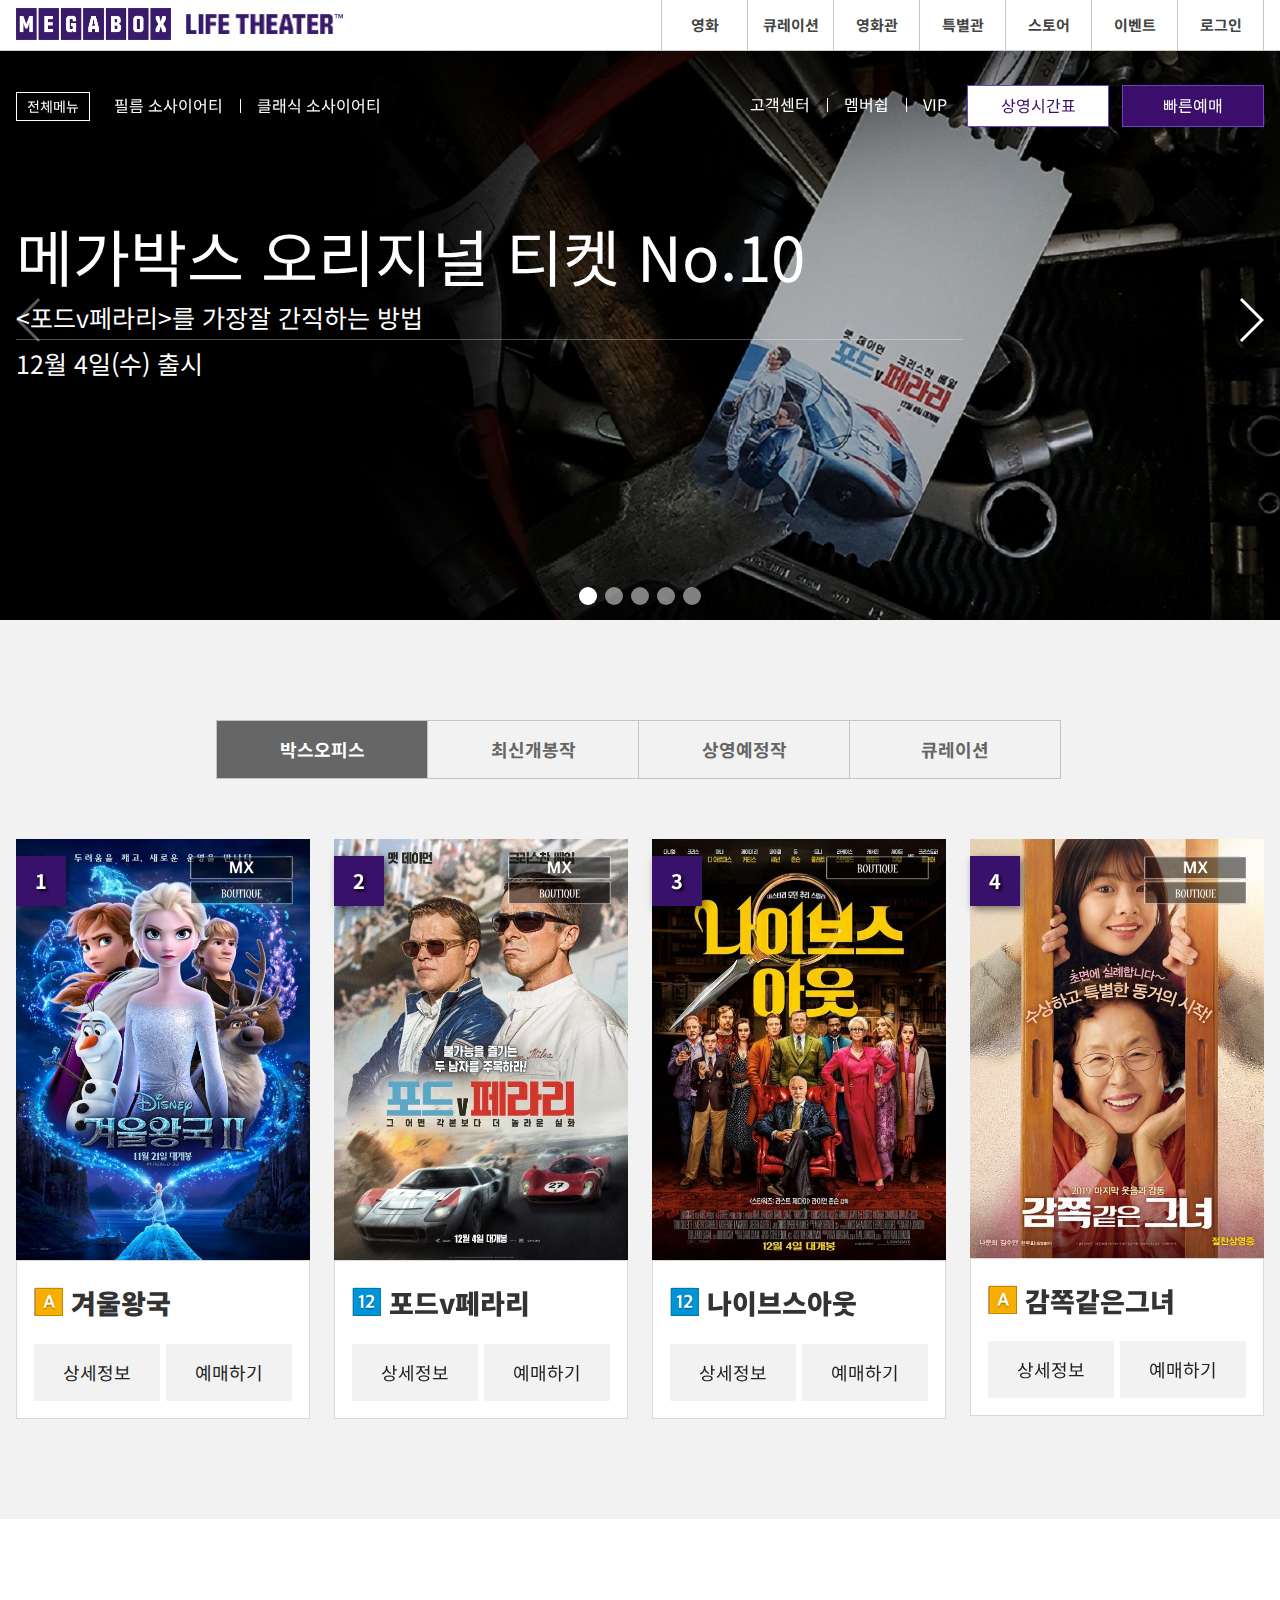
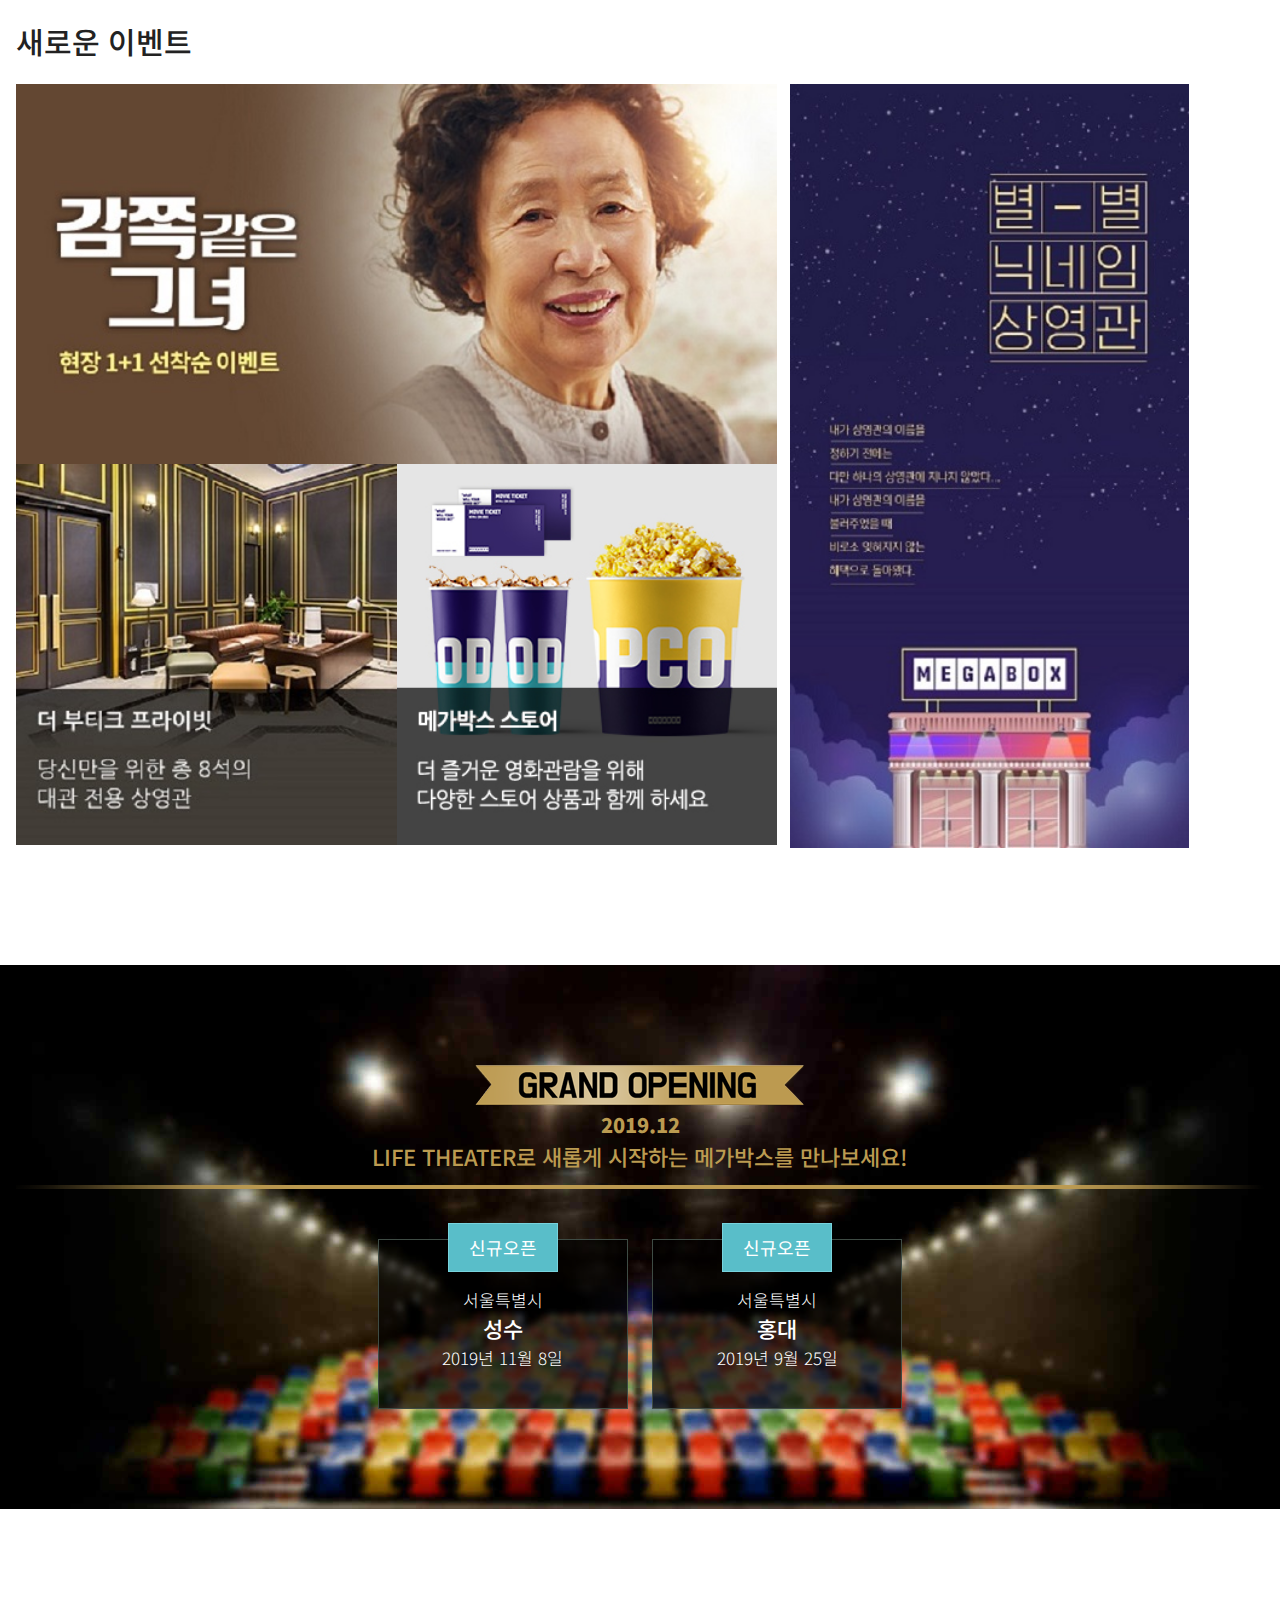
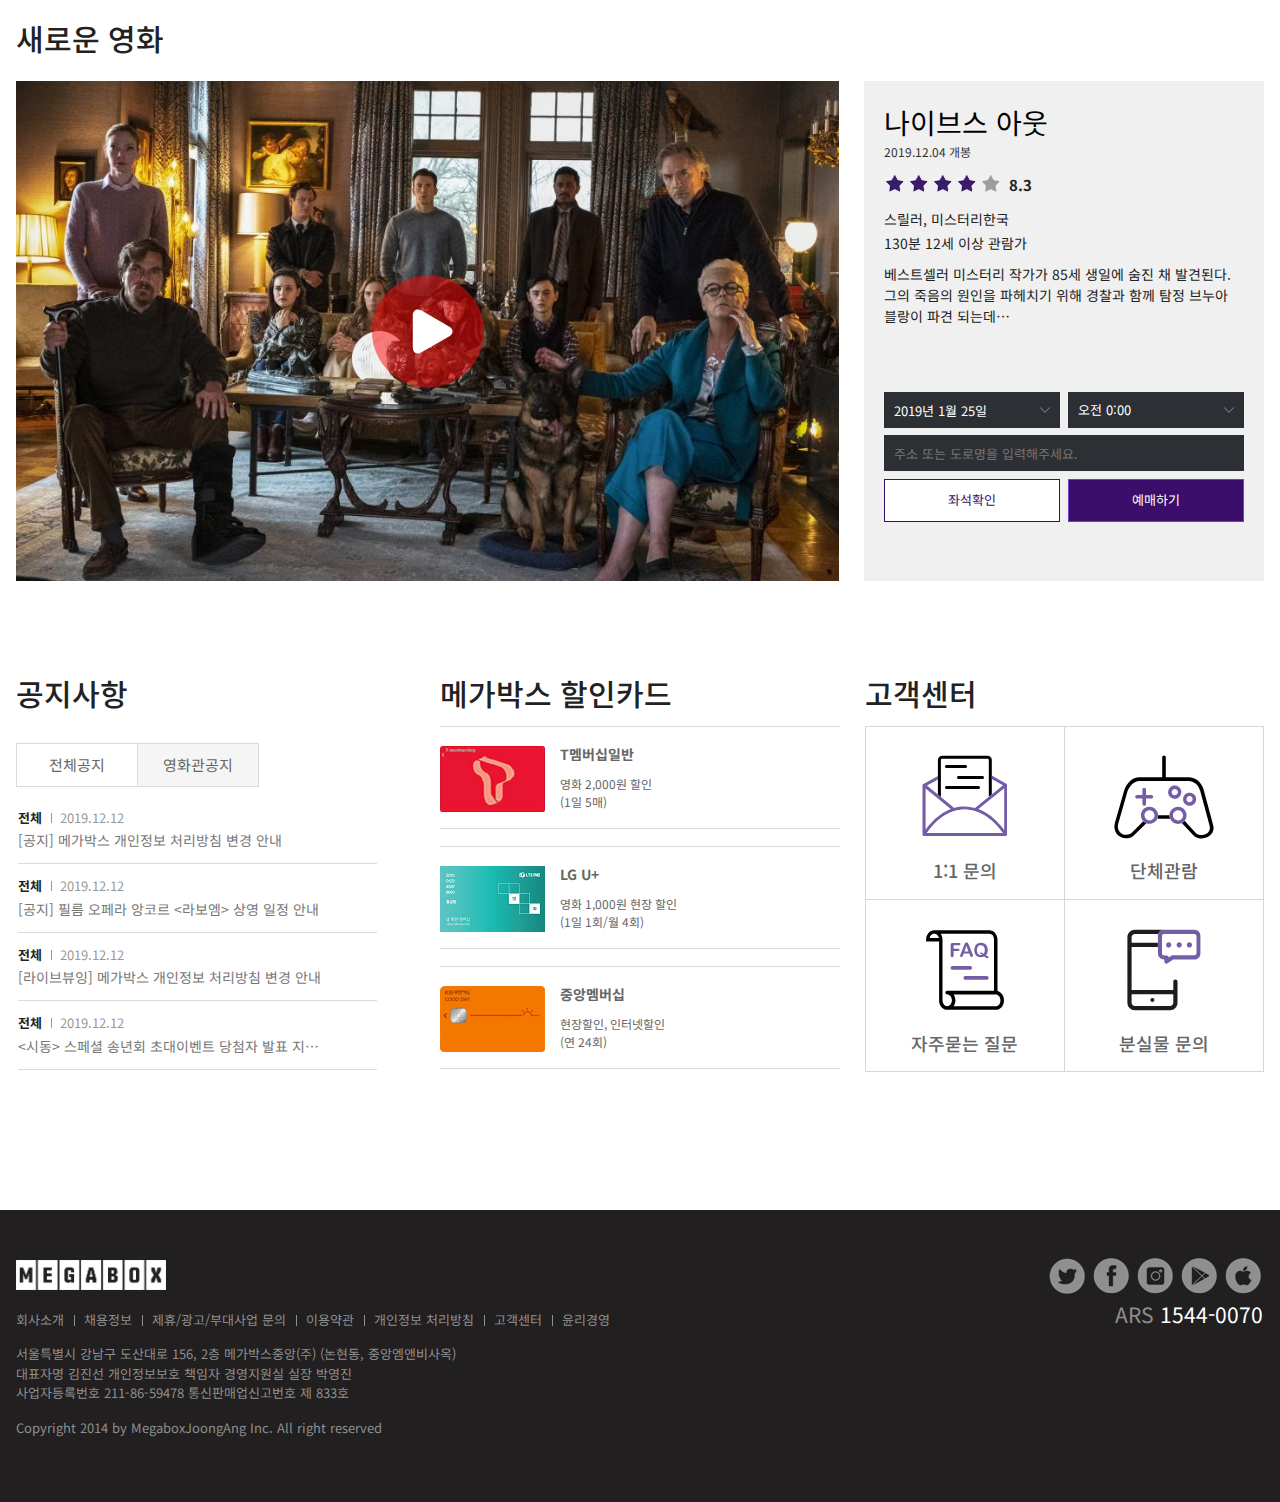
<file: index.html>
<!DOCTYPE html>
<html lang="ko">

<head>
    <meta charset="UTF-8" />
    <meta name="viewport"
        content="user-scalable=no, initial-scale=1.0, maximum-scale=1.0, minimum-scale=1.0, width=device-width" />
    <meta http-equiv="X-UA-Compatible" content="ie=edge" />
    <meta name="author" content="lhs" />
    <meta name="description" content="메가박스 사이트" />
    <meta name="keywords" content="메가박스, 유투브, 영화, 최신영화, 영화관, CGV" />
    <title>MEGABOX 사이트</title>

    <!-- css -->
    <link rel="stylesheet" href="css/reset.css" />
    <link rel="stylesheet" href="css/style.css" />
    <link rel="stylesheet" href="css/swiper.css" />

    <!-- 파비콘 -->
    <link rel="shortcut icon" href="icons/favicon.ico" />
    <link rel="apple-touch-icon-precomposed" href="icons/favicon_72.png" />
    <link rel="apple-touch-icon-precomposed" sizes="96x96" href="icons/favicon_96.png" />
    <link rel="apple-touch-icon-precomposed" sizes="144x144" href="icons/favicon_144.png" />
    <link rel="apple-touch-icon-precomposed" sizes="192x192" href="icons/favicon_192.png" />

    <!-- 페이스북 메타 태그 -->
    <meta property="og:title" content="메가박스 사이트" />
    <meta property="og:url" content="http://webtree.dothome.co.kr/megabox/index.html" />
    <meta property="og:image" content="http://webtree.dothome.co.kr/megabox/megabox.jpg" />
    <meta property="og:description" content="메가박스 사이트 리뉴얼" />

    <!-- 트위터 메타 태그 -->
    <meta name="twitter:card" content="summary" />
    <meta name="twitter:title" content="메가박스 사이트" />
    <meta name="twitter:url" content="http://webtree.dothome.co.kr/megabox/index.html" />
    <meta name="twitter:image" content="http://webtree.dothome.co.kr/megabox/megabox.jpg" />
    <meta name="twitter:description" content="메가박스 사이트 리뉴얼" />

    <!-- 웹 폰트 -->
    <link href="https://fonts.googleapis.com/css?family=Noto+Sans+KR:100,300,400,500,700,900&subset=korean"
        rel="stylesheet" />

    <!-- HTLM5shiv ie6~8 -->
    <!--[if lt IE 9]>
      <script src="js/html5shiv.min.js"></script>
      <script type="text/javascript">
        alert(
          "현재 브라우저는 지원하지 않습니다. 크롬 브라우저를 추천합니다.!"
        );
      </script>
    <![endif]-->
</head>

<body>
    <div class="sub_banner">
        <div class="inner_container">
            <p class="sub_banner_info">
                본 사이트는 상업적 목적이 아닌 개인 포트폴리오 용도로 제작되었습니다.
            </p>
            <a href="#" class="ir clse_btn"></a>
        </div>
    </div>

    <!-- 스킵메뉴-->
    <div id="skip">
        <a rel="bookmark" href="#movie">최신 영화 소식</a>
        <a rel="bookmark" href="#event">새로운 이벤트</a>
        <a rel="bookmark" href="#new">새로운 영화</a>
    </div>
    <!-- //스킵메뉴-->
    <header id="header">
        <div class="container">
            <div class="row">
                <div class="header clearfix">
                    <h1>
                        <a href="index.html">
                            <em><img src="imgs/logo.png" alt="MEGABOX" /></em>
                            <strong><img src="imgs/logo-sub.png" alt="LIFE THEATER" /></strong>
                        </a>
                    </h1>
                    <nav id="mNav">
                        <h2 class="ir_so">메가박스 전체메뉴</h2>
                        <a href="#" class="ham"><span></span></a>
                    </nav>
                    <!-- //mnav:모바일 햄버거메뉴 버튼 -->
                    <ul class="mobile-navc">
                        <li><a href="megabox1.html">영화</a></li>
                        <li><a href="#">큐레이션</a></li>
                        <li><a href="#">영화관</a></li>
                        <li><a href="#">특별관</a></li>
                        <li><a href="#">스토어</a></li>
                        <li><a href="#">이벤트</a></li>
                        <li><a href="#"><img src="imgs/mban.jpg" alt="모바일메뉴 하단 배너"></a></li>
                    </ul>
                    <!--// mobile-navc -->
                    <nav class="navigation">
                        <ul class="clearfix">
                            <li><a href="megabox1.html">영화</a></li>
                            <li><a href="#">큐레이션</a></li>
                            <li><a href="#">영화관</a></li>
                            <li><a href="#">특별관</a></li>
                            <li><a href="#">스토어</a></li>
                            <li><a href="#">이벤트</a></li>
                            <li><a href="#">로그인</a></li>
                        </ul>
                    </nav>
                </div>
            </div>
        </div>
    </header>
    <!-- //header -->

    <section id="banner">
        <div class="banner_menu">
            <h2 class="ir_so">배너 영역</h2>
            <div class="container">
                <div class="row">
                    <div class="bm_left">
                        <ul>
                            <li class="total"><a href="#">전체메뉴</a></li>
                            <li class="line"><a href="#">필름 소사이어티</a></li>
                            <li><a href="#">클래식 소사이어티</a></li>
                        </ul>
                    </div>
                    <div class="bm_right">
                        <ul>
                            <li class="line"><a href="#">고객센터</a></li>
                            <li class="line"><a href="#">멤버쉽</a></li>
                            <li><a href="#">VIP</a></li>
                        </ul>
                        <ul>
                            <li class="white"><a href="#">상영시간표</a></li>
                            <li class="purple"><a href="#">빠른예매</a></li>
                        </ul>
                    </div>
                </div>
            </div>
        </div>
        <div class="slider">
            <div class="swiper-container">
                <div class="swiper-wrapper">
                    <div class="swiper-slide ss1">
                        <div class="container">
                            <div class="row">
                                <h2>메가박스 오리지널 티켓 No.10</h2>
                                <p class="row_sub">
                                    <포드v페라리>를 가장잘 간직하는 방법
                                </p>
                                <p>12월 4일(수) 출시</p>
                            </div>
                        </div>
                    </div>
                    <div class="swiper-slide ss2">
                        <div class="container">
                            <div class="row"></div>
                        </div>
                    </div>
                    <div class="swiper-slide ss3">
                        <div class="container">
                            <div class="row">
                                <h2>포드 V 페라리</h2>
                                <p class="row_sub">포드 V 페라리</p>
                                <p>역대 최단 기간 1000만 관객 돌파 기록</p>
                            </div>
                        </div>
                    </div>
                    <div class="swiper-slide ss4">
                        <div class="container">
                            <div class="row"></div>
                        </div>
                    </div>
                    <div class="swiper-slide ss5">
                        <div class="container">
                            <div class="row"></div>
                        </div>
                    </div>
                </div>
                <div class="swiper-pagination"></div>
                <div class="swiper-button-prev"></div>
                <div class="swiper-button-next"></div>
            </div>
        </div>
    </section>
    <!-- //banner -->

    <section id="movie">
        <div class="container">
            <div class="row">
                <h2 class="ir_so">영화 예매</h2>
                <div class="movie">
                    <div class="movie_title">
                        <ul>
                            <li class="active"><a href="#">박스오피스</a></li>
                            <li><a href="#">최신개봉작</a></li>
                            <li><a href="#">상영예정작</a></li>
                            <li><a href="#">큐레이션</a></li>
                        </ul>
                    </div>
                    <div class="movie_chart">
                        <div class="swiper-container2">
                            <div class="chart_cont1 swiper-wrapper">
                                <div class="swiper-slide">
                                    <div class="poster">
                                        <figure>
                                            <img src="imgs/poster01.jpg" srcset="imgs/poster01@2.jpg 2x" alt="겨울왕국2" />
                                        </figure>
                                        <div class="rank"><strong>1</strong></div>
                                        <div class="mx">
                                            <span class="icon m ir_pm">MX</span>
                                            <span class="icon b ir_pm">THEBOUTIQUE</span>
                                        </div>
                                    </div>
                                    <div class="infor">
                                        <h3>
                                            <span class="icon all ir_pm">전체관람가</span>
                                            <strong>겨울왕국</strong>
                                        </h3>
                                        <div class="infor_btn">
                                            <a href="#">상세정보</a>
                                            <a href="#">예매하기</a>
                                        </div>
                                    </div>
                                </div>
                                <div class="swiper-slide">
                                    <div class="poster">
                                        <figure>
                                            <img src="imgs/poster02.jpg" srcset="imgs/poster02@2.jpg
                        2x" alt="포드v페라리"">
                      </figure>
                      <div class=" rank"><strong>2</strong>
                                    </div>
                                    <div class="mx">
                                        <span class="icon m ir_pm">MX</span>
                                        <span class="icon b ir_pm">THEBOUTIQUE</span>
                                    </div>
                                </div>
                                <div class="infor">
                                    <h3>
                                        <span class="icon a12 ir_pm">12세 이상 관람</span>
                                        <strong>포드v페라리</strong>
                                    </h3>
                                    <div class="infor_btn">
                                        <a href="#">상세정보</a>
                                        <a href="#">예매하기</a>
                                    </div>
                                </div>
                            </div>
                            <div class="swiper-slide">
                                <div class="poster">
                                    <figure>
                                        <img src="imgs/poster03.jpg" srcset="imgs/poster03@2.jpg 2x" alt="나이브스아웃" />
                                    </figure>
                                    <div class="rank"><strong>3</strong></div>
                                    <div class="mx">
                                        <span class="icon b ir_pm">THEBOUTIQUE</span>
                                    </div>
                                </div>
                                <div class="infor">
                                    <h3>
                                        <span class="icon a12 ir_pm">12세 이상 관람</span>
                                        <strong>나이브스아웃</strong>
                                    </h3>
                                    <div class="infor_btn">
                                        <a href="#">상세정보</a>
                                        <a href="#">예매하기</a>
                                    </div>
                                </div>
                            </div>
                            <div class="swiper-slide">
                                <div class="poster">
                                    <figure>
                                        <img src="imgs/poster04.jpg" srcset="imgs/poster04@2.jpg 2x" alt="감쪽같은그녀" />
                                    </figure>
                                    <div class="rank"><strong>4</strong></div>
                                    <div class="mx">
                                        <span class="icon m ir_pm">MX</span>
                                        <span class="icon b ir_pm">THEBOUTIQUE</span>
                                    </div>
                                </div>
                                <div class="infor">
                                    <h3>
                                        <span class="icon all ir_pm">전체관람가</span>
                                        <strong>감쪽같은그녀</strong>
                                    </h3>
                                    <div class="infor_btn">
                                        <a href="#">상세정보</a>
                                        <a href="#">예매하기</a>
                                    </div>
                                </div>
                            </div>
                            <div class="swiper-slide">
                                <div class="poster">
                                    <figure>
                                        <img src="imgs/poster02.jpg" srcset="imgs/poster02@2.jpg
                        2x" alt="포드v페라리"">
                      </figure>
                      <div class=" rank"><strong>5</strong>
                                </div>
                                <div class="mx">
                                    <span class="icon m ir_pm">MX</span>
                                    <span class="icon b ir_pm">THEBOUTIQUE</span>
                                </div>
                            </div>
                            <div class="infor">
                                <h3>
                                    <span class="icon a12 ir_pm">12세 이상 관람</span>
                                    <strong>포드v페라리</strong>
                                </h3>
                                <div class="infor_btn">
                                    <a href="#">상세정보</a>
                                    <a href="#">예매하기</a>
                                </div>
                            </div>
                        </div>
                        <div class="swiper-slide">
                            <div class="poster">
                                <figure>
                                    <img src="imgs/poster06.jpg" srcset="imgs/poster06@2.jpg 2x" alt="[뮤지컬] 웃는 남자" />
                                </figure>
                                <div class="rank"><strong>6</strong></div>
                                <div class="mx">
                                    <span class="icon b ir_pm">THEBOUTIQUE</span>
                                </div>
                            </div>
                            <div class="infor">
                                <h3>
                                    <span class="icon all ir_pm">전체관람가</span>
                                    <strong>[뮤지컬] 웃는 남자</strong>
                                </h3>
                                <div class="infor_btn">
                                    <a href="#">상세정보</a>
                                    <a href="#">예매하기</a>
                                </div>
                            </div>
                        </div>
                        <div class="swiper-slide">
                            <div class="poster">
                                <figure>
                                    <img src="imgs/poster04.jpg" srcset="imgs/poster04@2.jpg 2x" alt="감쪽같은그녀" />
                                </figure>
                                <div class="rank"><strong>7</strong></div>
                                <div class="mx">
                                    <span class="icon m ir_pm">MX</span>
                                    <span class="icon b ir_pm">THEBOUTIQUE</span>
                                </div>
                            </div>
                            <div class="infor">
                                <h3>
                                    <span class="icon all ir_pm">전체관람가</span>
                                    <strong>감쪽같은그녀</strong>
                                </h3>
                                <div class="infor_btn">
                                    <a href="#">상세정보</a>
                                    <a href="#">예매하기</a>
                                </div>
                            </div>
                        </div>
                        <div class="swiper-slide">
                            <div class="poster">
                                <figure>
                                    <img src="imgs/poster05.jpg" srcset="imgs/poster05@2.jpg
                        2x" alt="라스트 크리스마스"">
                      </figure>
                      <div class=" rank"><strong>8</strong>
                            </div>
                            <div class="mx">
                                <span class="icon b ir_pm">THEBOUTIQUE</span>
                            </div>
                        </div>
                        <div class="infor">
                            <h3>
                                <span class="icon a12 ir_pm">12세 이상 관람</span>
                                <strong>라스트 크리스마스</strong>
                            </h3>
                            <div class="infor_btn">
                                <a href="#">상세정보</a>
                                <a href="#">예매하기</a>
                            </div>
                        </div>
                    </div>
                </div>
            </div>
            <!-- //chart_content1 -->
            <div class="swiper-container2">
                <div class="chart_cont2 swiper-wrapper">
                    <div class="swiper-slide">
                        <div class="poster">
                            <figure>
                                <img src="imgs/poster05.jpg" srcset="imgs/poster05@2.jpg 2x" alt="라스트 크리스마스" />
                            </figure>
                            <div class="rank"><strong>1</strong></div>
                            <div class="mx">
                                <span class="icon b ir_pm">THEBOUTIQUE</span>
                            </div>
                        </div>
                        <div class="infor">
                            <h3>
                                <span class="icon a12 ir_pm">12세 이상 관람</span>
                                <strong>라스트 크리스마스</strong>
                            </h3>
                            <div class="infor_btn">
                                <a href="#">상세정보</a>
                                <a href="#">예매하기</a>
                            </div>
                        </div>
                    </div>
                    <div class="swiper-slide">
                        <div class="poster">
                            <figure>
                                <img src="imgs/poster09.jpg" srcset="imgs/poster09@2.jpg 2x" alt="파비안느에 관한 진실" />
                            </figure>
                            <div class="rank"><strong>2</strong></div>
                            <div class="mx">
                                <span class="icon m ir_pm">MX</span>
                                <span class="icon b ir_pm">THEBOUTIQUE</span>
                            </div>
                        </div>
                        <div class="infor">
                            <h3>
                                <span class="icon a12 ir_pm">12세 이상 관람</span>
                                <strong>파비안느에 관한 진실</strong>
                            </h3>
                            <div class="infor_btn">
                                <a href="#">상세정보</a>
                                <a href="#">예매하기</a>
                            </div>
                        </div>
                    </div>
                    <div class="swiper-slide">
                        <div class="poster">
                            <figure>
                                <img src="imgs/poster02.jpg" srcset="imgs/poster02@2.jpg
                        2x" alt="포드v페라리"">
                      </figure>
                      <div class=" rank"><strong>3</strong>
                        </div>
                        <div class="mx">
                            <span class="icon m ir_pm">MX</span>
                            <span class="icon b ir_pm">THEBOUTIQUE</span>
                        </div>
                    </div>
                    <div class="infor">
                        <h3>
                            <span class="icon a12 ir_pm">12세 이상 관람</span>
                            <strong>포드v페라리</strong>
                        </h3>
                        <div class="infor_btn">
                            <a href="#">상세정보</a>
                            <a href="#">예매하기</a>
                        </div>
                    </div>
                </div>
                <div class="swiper-slide">
                    <div class="poster">
                        <figure>
                            <img src="imgs/poster03.jpg" srcset="imgs/poster03@2.jpg 2x" alt="나이브스아웃" />
                        </figure>
                        <div class="rank"><strong>4</strong></div>
                        <div class="mx">
                            <span class="icon b ir_pm">THEBOUTIQUE</span>
                        </div>
                    </div>
                    <div class="infor">
                        <h3>
                            <span class="icon a12 ir_pm">12세 이상 관람</span>
                            <strong>나이브스아웃</strong>
                        </h3>
                        <div class="infor_btn">
                            <a href="#">상세정보</a>
                            <a href="#">예매하기</a>
                        </div>
                    </div>
                </div>
                <div class="swiper-slide">
                    <div class="poster">
                        <figure>
                            <img src="imgs/poster10.jpg" srcset="imgs/poster10@2.jpg 2x"
                                alt="[Live] 2020 빈 필하모닉 신년음악회" />
                        </figure>
                        <div class="rank"><strong>5</strong></div>
                        <div class="mx">
                            <span class="icon m ir_pm">MX</span>
                        </div>
                    </div>
                    <div class="infor">
                        <h3>
                            <span class="icon all ir_pm">전체관람가</span>
                            <strong>[Live] 2020 빈 필하모닉 신년음악회</strong>
                        </h3>
                        <div class="infor_btn">
                            <a href="#">상세정보</a>
                            <a href="#">예매하기</a>
                        </div>
                    </div>
                </div>
                <div class="swiper-slide">
                    <div class="poster">
                        <figure>
                            <img src="imgs/poster06.jpg" srcset="imgs/poster06@2.jpg 2x" alt="[뮤지컬] 웃는 남자" />
                        </figure>
                        <div class="rank"><strong>6</strong></div>
                        <div class="mx">
                            <span class="icon b ir_pm">THEBOUTIQUE</span>
                        </div>
                    </div>
                    <div class="infor">
                        <h3>
                            <span class="icon all ir_pm">전체관람가</span>
                            <strong>[뮤지컬] 웃는 남자</strong>
                        </h3>
                        <div class="infor_btn">
                            <a href="#">상세정보</a>
                            <a href="#">예매하기</a>
                        </div>
                    </div>
                </div>
                <div class="swiper-slide">
                    <div class="poster">
                        <figure>
                            <img src="imgs/poster05.jpg" srcset="imgs/poster05@2.jpg
                        2x" alt="라스트 크리스마스"">
                      </figure>
                      <div class=" rank"><strong>7</strong>
                    </div>
                    <div class="mx">
                        <span class="icon b ir_pm">THEBOUTIQUE</span>
                    </div>
                </div>
                <div class="infor">
                    <h3>
                        <span class="icon a12 ir_pm">12세 이상 관람</span>
                        <strong>라스트 크리스마스</strong>
                    </h3>
                    <div class="infor_btn">
                        <a href="#">상세정보</a>
                        <a href="#">예매하기</a>
                    </div>
                </div>
            </div>
            <div class="swiper-slide">
                <div class="poster">
                    <figure>
                        <img src="imgs/poster09.jpg" srcset="imgs/poster09@2.jpg 2x" alt="파비안느에 관한 진실" />
                    </figure>
                    <div class="rank"><strong>8</strong></div>
                    <div class="mx">
                        <span class="icon m ir_pm">MX</span>
                        <span class="icon b ir_pm">THEBOUTIQUE</span>
                    </div>
                </div>
                <div class="infor">
                    <h3>
                        <span class="icon a12 ir_pm">12세 이상 관람</span>
                        <strong>파비안느에 관한 진실</strong>
                    </h3>
                    <div class="infor_btn">
                        <a href="#">상세정보</a>
                        <a href="#">예매하기</a>
                    </div>
                </div>
            </div>
        </div>
        </div>
        <!-- //chart_content2 -->
        <div class="swiper-container2">
            <div class="chart_cont3 swiper-wrapper">
                <div class="swiper-slide">
                    <div class="poster">
                        <figure>
                            <img src="imgs/poster08.jpg" srcset="imgs/poster08@2.jpg 2x" alt="아내를 죽였다" />
                        </figure>
                        <div class="rank"><strong>1</strong></div>
                        <div class="mx"></div>
                    </div>
                    <div class="infor">
                        <h3>
                            <span class="icon a15 ir_pm">15세 이상 관람</span>
                            <strong>아내를 죽였다</strong>
                        </h3>
                        <div class="infor_btn">
                            <a href="#">상세정보</a>
                            <a href="#">예매하기</a>
                        </div>
                    </div>
                </div>
                <div class="swiper-slide">
                    <div class="poster">
                        <figure>
                            <img src="imgs/poster07.jpg" srcset="imgs/poster07@2.jpg
                        2x" alt="블랙머니"">
                      </figure>
                      <div class=" rank"><strong>2</strong>
                    </div>
                    <div class="mx">
                        <span class="icon b ir_pm">THEBOUTIQUE</span>
                    </div>
                </div>
                <div class="infor">
                    <h3>
                        <span class="icon a12 ir_pm">12세 이상 관람</span>
                        <strong>블랙머니</strong>
                    </h3>
                    <div class="infor_btn">
                        <a href="#">상세정보</a>
                        <a href="#">예매하기</a>
                    </div>
                </div>
            </div>
            <div class="swiper-slide">
                <div class="poster">
                    <figure>
                        <img src="imgs/poster03.jpg" srcset="imgs/poster03@2.jpg 2x" alt="나이브스아웃" />
                    </figure>
                    <div class="rank"><strong>3</strong></div>
                    <div class="mx">
                        <span class="icon b ir_pm">THEBOUTIQUE</span>
                    </div>
                </div>
                <div class="infor">
                    <h3>
                        <span class="icon all ir_pm">12세 이상 관람</span>
                        <strong>나이브스아웃</strong>
                    </h3>
                    <div class="infor_btn">
                        <a href="#">상세정보</a>
                        <a href="#">예매하기</a>
                    </div>
                </div>
            </div>
            <div class="swiper-slide">
                <div class="poster">
                    <figure>
                        <img src="imgs/poster01.jpg" srcset="imgs/poster01@2.jpg 2x" alt="겨울왕국2" />
                    </figure>
                    <div class="rank"><strong>4</strong></div>
                    <div class="mx">
                        <span class="icon m ir_pm">MX</span>
                        <span class="icon b ir_pm">THEBOUTIQUE</span>
                    </div>
                </div>
                <div class="infor">
                    <h3>
                        <span class="icon all ir_pm">전체관람가</span>
                        <strong>겨울왕국2</strong>
                    </h3>
                    <div class="infor_btn">
                        <a href="#">상세정보</a>
                        <a href="#">예매하기</a>
                    </div>
                </div>
            </div>
            <div class="swiper-slide">
                <div class="poster">
                    <figure>
                        <img src="imgs/poster05.jpg" srcset="imgs/poster05@2.jpg
                        2x" alt="라스트 크리스마스"">
                      </figure>
                      <div class=" rank"><strong>5</strong>
                </div>
                <div class="mx">
                    <span class="icon b ir_pm">THEBOUTIQUE</span>
                </div>
            </div>
            <div class="infor">
                <h3>
                    <span class="icon a12 ir_pm">12세 이상 관람</span>
                    <strong>라스트 크리스마스</strong>
                </h3>
                <div class="infor_btn">
                    <a href="#">상세정보</a>
                    <a href="#">예매하기</a>
                </div>
            </div>
        </div>
        <div class="swiper-slide">
            <div class="poster">
                <figure>
                    <img src="imgs/poster02.jpg" srcset="imgs/poster02@2.jpg
                        2x" alt="포드v페라리"">
                      </figure>
                      <div class=" rank"><strong>7</strong>
            </div>
            <div class="mx">
                <span class="icon m ir_pm">MX</span>
                <span class="icon b ir_pm">THEBOUTIQUE</span>
            </div>
        </div>
        <div class="infor">
            <h3>
                <span class="icon a12 ir_pm">12세 이상 관람</span>
                <strong>포드v페라리</strong>
            </h3>
            <div class="infor_btn">
                <a href="#">상세정보</a>
                <a href="#">예매하기</a>
            </div>
        </div>
        </div>
        <div class="swiper-slide">
            <div class="poster">
                <figure>
                    <img src="imgs/poster09.jpg" srcset="imgs/poster09@2.jpg 2x" alt="파비안느에 관한 진실" />
                </figure>
                <div class="rank"><strong>7</strong></div>
                <div class="mx">
                    <span class="icon m ir_pm">MX</span>
                    <span class="icon b ir_pm">THEBOUTIQUE</span>
                </div>
            </div>
            <div class="infor">
                <h3>
                    <span class="icon a12 ir_pm">12세 이상 관람</span>
                    <strong>파비안느에 관한 진실</strong>
                </h3>
                <div class="infor_btn">
                    <a href="#">상세정보</a>
                    <a href="#">예매하기</a>
                </div>
            </div>
        </div>
        <div class="swiper-slide">
            <div class="poster">
                <figure>
                    <img src="imgs/poster01.jpg" srcset="imgs/poster01@2.jpg 2x" alt="겨울왕국2" />
                </figure>
                <div class="rank"><strong>8</strong></div>
                <div class="mx">
                    <span class="icon m ir_pm">MX</span>
                    <span class="icon b ir_pm">THEBOUTIQUE</span>
                </div>
            </div>
            <div class="infor">
                <h3>
                    <span class="icon all ir_pm">전체관람가</span>
                    <strong>겨울왕국2</strong>
                </h3>
                <div class="infor_btn">
                    <a href="#">상세정보</a>
                    <a href="#">예매하기</a>
                </div>
            </div>
        </div>
        <div class="swiper-slide">
            <div class="poster">
                <figure>
                    <img src="imgs/poster01.jpg" srcset="imgs/poster01@2.jpg 2x" alt="겨울왕국2" />
                </figure>
                <div class="rank"><strong>9</strong></div>
                <div class="mx">
                    <span class="icon m ir_pm">MX</span>
                    <span class="icon b ir_pm">THEBOUTIQUE</span>
                </div>
            </div>
            <div class="infor">
                <h3>
                    <span class="icon all ir_pm">전체관람가</span>
                    <strong>겨울왕국2</strong>
                </h3>
                <div class="infor_btn">
                    <a href="#">상세정보</a>
                    <a href="#">예매하기</a>
                </div>
            </div>
        </div>
        </div>
        </div>
        <!-- //chart_content3 -->
        <div class="swiper-container2">
            <div class="chart_cont4 swiper-wrapper">
                <div class="swiper-slide">
                    <div class="poster">
                        <figure>
                            <img src="imgs/poster10.jpg" srcset="imgs/poster10@2.jpg 2x"
                                alt="[Live] 2020 빈 필하모닉 신년음악회" />
                        </figure>
                        <div class="rank"><strong>1</strong></div>
                        <div class="mx">
                            <span class="icon m ir_pm">MX</span>
                        </div>
                    </div>
                    <div class="infor">
                        <h3>
                            <span class="icon all ir_pm">전체관람가</span>
                            <strong>[Live] 2020 빈 필하모닉 신년음악회</strong>
                        </h3>
                        <div class="infor_btn">
                            <a href="#">상세정보</a>
                            <a href="#">예매하기</a>
                        </div>
                    </div>
                </div>
                <div class="swiper-slide">
                    <div class="poster">
                        <figure>
                            <img src="imgs/poster05.jpg" srcset="imgs/poster05@2.jpg
                        2x" alt="라스트 크리스마스"">
                      </figure>
                      <div class=" rank"><strong>2</strong>
                    </div>
                    <div class="mx">
                        <span class="icon b ir_pm">THEBOUTIQUE</span>
                    </div>
                </div>
                <div class="infor">
                    <h3>
                        <span class="icon a12 ir_pm">12세 이상 관람</span>
                        <strong>라스트 크리스마스</strong>
                    </h3>
                    <div class="infor_btn">
                        <a href="#">상세정보</a>
                        <a href="#">예매하기</a>
                    </div>
                </div>
            </div>
            <div class="swiper-slide">
                <div class="poster">
                    <figure>
                        <img src="imgs/poster06.jpg" srcset="imgs/poster06@2.jpg 2x" alt="[뮤지컬] 웃는 남자" />
                    </figure>
                    <div class="rank"><strong>3</strong></div>
                    <div class="mx">
                        <span class="icon b ir_pm">THEBOUTIQUE</span>
                    </div>
                </div>
                <div class="infor">
                    <h3>
                        <span class="icon all ir_pm">전체관람가</span>
                        <strong>[뮤지컬] 웃는 남자</strong>
                    </h3>
                    <div class="infor_btn">
                        <a href="#">상세정보</a>
                        <a href="#">예매하기</a>
                    </div>
                </div>
            </div>
            <div class="swiper-slide">
                <div class="poster">
                    <figure>
                        <img src="imgs/poster09.jpg" srcset="imgs/poster09@2.jpg 2x" alt="파비안느에 관한 진실" />
                    </figure>
                    <div class="rank"><strong>4</strong></div>
                    <div class="mx">
                        <span class="icon m ir_pm">MX</span>
                        <span class="icon b ir_pm">THEBOUTIQUE</span>
                    </div>
                </div>
                <div class="infor">
                    <h3>
                        <span class="icon a12 ir_pm">12세 이상 관람</span>
                        <strong>파비안느에 관한 진실</strong>
                    </h3>
                    <div class="infor_btn">
                        <a href="#">상세정보</a>
                        <a href="#">예매하기</a>
                    </div>
                </div>
            </div>
            <div class="swiper-slide">
                <div class="poster">
                    <figure>
                        <img src="imgs/poster08.jpg" srcset="imgs/poster08@2.jpg 2x" alt="아내를 죽였다" />
                    </figure>
                    <div class="rank"><strong>5</strong></div>
                    <div class="mx"></div>
                </div>
                <div class="infor">
                    <h3>
                        <span class="icon a15 ir_pm">15세 이상 관람</span>
                        <strong>아내를 죽였다</strong>
                    </h3>
                    <div class="infor_btn">
                        <a href="#">상세정보</a>
                        <a href="#">예매하기</a>
                    </div>
                </div>
            </div>
            <div class="swiper-slide">
                <div class="poster">
                    <figure>
                        <img src="imgs/poster02.jpg" srcset="imgs/poster02@2.jpg
                        2x" alt="포드v페라리"">
                      </figure>
                      <div class=" rank"><strong>6</strong>
                </div>
                <div class="mx">
                    <span class="icon m ir_pm">MX</span>
                    <span class="icon b ir_pm">THEBOUTIQUE</span>
                </div>
            </div>
            <div class="infor">
                <h3>
                    <span class="icon a12 ir_pm">12세 이상 관람</span>
                    <strong>포드v페라리</strong>
                </h3>
                <div class="infor_btn">
                    <a href="#">상세정보</a>
                    <a href="#">예매하기</a>
                </div>
            </div>
        </div>
        <div class="swiper-slide">
            <div class="poster">
                <figure>
                    <img src="imgs/poster02.jpg" srcset="imgs/poster02@2.jpg
                        2x" alt="포드v페라리"">
                      </figure>
                      <div class=" rank"><strong>7</strong>
            </div>
            <div class="mx">
                <span class="icon m ir_pm">MX</span>
                <span class="icon b ir_pm">THEBOUTIQUE</span>
            </div>
        </div>
        <div class="infor">
            <h3>
                <span class="icon a12 ir_pm">12세 이상 관람</span>
                <strong>포드v페라리</strong>
            </h3>
            <div class="infor_btn">
                <a href="#">상세정보</a>
                <a href="#">예매하기</a>
            </div>
        </div>
        </div>
        <div class="swiper-slide">
            <div class="poster">
                <figure>
                    <img src="imgs/poster09.jpg" srcset="imgs/poster09@2.jpg 2x" alt="파비안느에 관한 진실" />
                </figure>
                <div class="rank"><strong>8</strong></div>
                <div class="mx">
                    <span class="icon m ir_pm">MX</span>
                    <span class="icon b ir_pm">THEBOUTIQUE</span>
                </div>
            </div>
            <div class="infor">
                <h3>
                    <span class="icon a12 ir_pm">12세 이상 관람</span>
                    <strong>파비안느에 관한 진실</strong>
                </h3>
                <div class="infor_btn">
                    <a href="#">상세정보</a>
                    <a href="#">예매하기</a>
                </div>
            </div>
        </div>
        </div>
        </div>
        <!-- //chart_content4 -->
        </div>
        </div>
        </div>
        </div>
    </section>
    <!-- //movie -->

    <section id="event">
        <div class="container">
            <div class="row">
                <div class="event">
                    <h2>새로운 이벤트</h2>
                    <div class="event_left">
                        <div class="event_slider">
                            <img src="imgs/event01.jpg" srcset="imgs/event01@2.jpg 2x" alt="인증이벤트" />
                        </div>
                        <div class="event_box1">
                            <img src="imgs/event02.jpg" srcset="imgs/event02@2.jpg 2x" alt="더 부티크 프라이빗" />
                        </div>
                        <div class="event_box2">
                            <img src="imgs/event03.jpg" srcset="imgs/event03@2.jpg 2x" alt="메가박스 스토어" />
                        </div>
                    </div>
                    <div class="event_right">
                        <img src="imgs/event04.jpg" srcset="imgs/event04@2.jpg 2x" alt="별-별 닉네임상영관" />
                    </div>
                </div>
            </div>
        </div>
    </section>
    <!-- //event -->

    <section id="opening">
        <div class="container">
            <div class="row">
                <div class="opening">
                    <h2><span class="grand icon ir_pm">Grand Opening</span></h2>
                    <strong class="date">2019.12</strong>
                    <p class="desc">
                        LIFE THEATER로 새롭게 시작하는 메가박스를 만나보세요!
                    </p>
                    <div class="open_box">
                        <div>
                            <h3>신규오픈</h3>
                            <p><em>서울특별시</em><strong>성수</strong>2019년 11월 8일</p>
                        </div>
                        <div>
                            <h3>신규오픈</h3>
                            <p><em>서울특별시</em><strong>홍대</strong>2019년 9월 25일</p>
                        </div>
                    </div>
                </div>
            </div>
        </div>
    </section>
    <!-- //opening -->

    <section id="new">
        <div class="container">
            <div class="row">
                <div class="new">
                    <h2>새로운 영화</h2>
                    <div class="new_left">
                        <div class="play" id="showTrailer" data-youtube="KJF6vs5SuUs">
                            <svg version="1.1" id="Layer_1" xmlns="http://www.w3.org/2000/svg"
                                xmlns:xlink="http://www.w3.org/1999/xlink" x="0px" y="0px" viewBox="0 0 120 120"
                                style="enable-background:new 0 0 120 120;" xml:space="preserve">
                                <circle class="st0" cx="60" cy="60.4" r="56" />
                                <path class="st1"
                                    d="M81,65.4c4.8-2.8,4.8-7.2,0-10L53.5,39.6c-4.8-2.8-8.7-0.5-8.7,5v31.7c0,5.5,3.9,7.8,8.7,5L81,65.4z" />
                            </svg>
                        </div>
                    </div>
                    <div class="new_right">
                        <h3 class="title">나이브스 아웃</h3>
                        <div class="release">2019.12.04 개봉</div>
                        <div class="star">
                            <span class="icon star1"></span>
                            <span class="icon star1"></span>
                            <span class="icon star1"></span>
                            <span class="icon star1"></span>
                            <span class="icon star0"></span>
                            <strong>8.3</strong>
                        </div>
                        <ul class="summary">
                            <li class="genre">
                                <span class="bar">스릴러, 미스터리</span><span>한국</span>
                            </li>
                            <li class="age">
                                <span class="bar">130분 </span><span>12세 이상 관람가</span>
                            </li>
                            <li class="desc">
                                베스트셀러 미스터리 작가가 85세 생일에 숨진 채 발견된다. 그의
                                죽음의 원인을 파헤치기 위해 경찰과 함께 탐정 브누아 블랑이
                                파견 되는데…
                            </li>
                        </ul>
                        <div class="select">
                            <div class="s1">
                                <label for="udate" class="ir_so">날짜</label>
                                <input type="text" id="udate" name="udate" value="2019년 1월 25일" class="ui_select2" />
                            </div>
                            <div class="s2">
                                <label for="utime" class="ir_so"> tlrks</label>
                                <select id="utime" name="utime" class="ui_select2">
                                    <option value="오전 0:00">오전 0:00</option>
                                    <option value="오전 1:00">오전 1:00</option>
                                    <option value="오전 2:00">오전 2:00</option>
                                    <option value="오전 3:00">오전 3:00</option>
                                    <option value="오전 4:00">오전 4:00</option>
                                    <option value="오전 5:00">오전 5:00</option>
                                    <option value="오전 6:00">오전 6:00</option>
                                    <option value="오전 7:00">오전 7:00</option>
                                    <option value="오전 8:00">오전 8:00</option>
                                    <option value="오전 9:00">오전 9:00</option>
                                    <option value="오전 10:00">오전 10:00</option>
                                    <option value="오전 11:00">오전 11:00</option>
                                    <option value="오전 12:00">오전 12:00</option>
                                    <option value="오후 1:00">오후 1:00</option>
                                    <option value="오후 2:00">오후 2:00</option>
                                    <option value="오후 3:00">오후 3:00</option>
                                    <option value="오후 4:00">오후 4:00</option>
                                    <option value="오후 5:00">오후 5:00</option>
                                    <option value="오후 6:00">오후 6:00</option>
                                    <option value="오후 7:00">오후 7:00</option>
                                    <option value="오후 8:00">오후 8:00</option>
                                    <option value="오후 9:00">오후 9:00</option>
                                    <option value="오후 10:00">오후 10:00</option>
                                    <option value="오후 11:00">오후 11:00</option>
                                    <option value="오후 12:00">오후 12:00</option>
                                </select>
                            </div>
                            <div class="s3">
                                <label for="utext" class="ir_so">주소 또는 도로명을 입력해주세요.</label>
                                <input type="text" id="utext" name="utext" class="ui_input3"
                                    placeholder="주소 또는 도로명을 입력해주세요." />
                            </div>
                        </div>
                        <div class="btn">
                            <a href="#" class="white">좌석확인</a>
                            <a href="#" class="purple">예매하기</a>
                        </div>
                    </div>
                </div>
            </div>
        </div>
    </section>
    <!-- //new -->

    <section id="help">
        <div class="container">
            <div class="row">
                <div class="help clearfix">
                    <article class="help_box1">
                        <h3>공지사항</h3>
                        <div class="notice">
                            <ul>
                                <li class="active">
                                    <a href="#">전체공지</a>
                                    <ul>
                                        <li>
                                            <dl>
                                                <dt>
                                                    <strong class="bar">전체</strong>
                                                    <em>2019.12.12</em>
                                                </dt>
                                                <dd>[공지] 메가박스 개인정보 처리방침 변경 안내</dd>
                                            </dl>
                                        </li>
                                        <li>
                                            <dl>
                                                <dt>
                                                    <strong class="bar">전체</strong>
                                                    <em>2019.12.12</em>
                                                </dt>
                                                <dd>
                                                    [공지] 필름 오페라 앙코르 <라보엠> 상영 일정 안내
                                                </dd>
                                            </dl>
                                        </li>
                                        <li>
                                            <dl>
                                                <dt>
                                                    <strong class="bar">전체</strong>
                                                    <em>2019.12.12</em>
                                                </dt>
                                                <dd>
                                                    [라이브뷰잉] 메가박스 개인정보 처리방침 변경 안내
                                                </dd>
                                            </dl>
                                        </li>
                                        <li>
                                            <dl>
                                                <dt>
                                                    <strong class="bar">전체</strong>
                                                    <em>2019.12.12</em>
                                                </dt>
                                                <dd>
                                                    <시동> 스페셜 송년회 초대이벤트 당첨자 발표 지연
                                                        안내
                                                </dd>
                                            </dl>
                                        </li>
                                    </ul>
                                </li>
                                <li>
                                    <a href="#">영화관공지</a>
                                    <ul style="display: none">
                                        <li>
                                            <dl>
                                                <dt>
                                                    <strong class="bar">문경</strong>
                                                    <em>2019.12.04</em>
                                                </dt>
                                                <dd>[문경] 12월 휴관일 안내</dd>
                                            </dl>
                                        </li>
                                        <li>
                                            <dl>
                                                <dt>
                                                    <strong class="bar">코엑스</strong>
                                                    <em>2019.12.02</em>
                                                </dt>
                                                <dd>[코엑스] 코엑스몰 건물 전기정전 점검안내</dd>
                                            </dl>
                                        </li>
                                        <li>
                                            <dl>
                                                <dt>
                                                    <strong class="bar">천안</strong>
                                                    <em>2019.12.02</em>
                                                </dt>
                                                <dd>[천안] 건물 전기설비 공사 안내</dd>
                                            </dl>
                                        </li>
                                        <li>
                                            <dl>
                                                <dt>
                                                    <strong class="bar">코엑스</strong>
                                                    <em>2019.11.20</em>
                                                </dt>
                                                <dd>[공지] 코엑스지점 코엑스몰 전기정전 점검안내</dd>
                                            </dl>
                                        </li>
                                    </ul>
                                </li>
                            </ul>
                        </div>
                    </article>
                    <article class="help_box2">
                        <h3>메가박스 할인카드</h3>
                        <div class="card">
                            <ul>
                                <li>
                                    <a href="#">
                                        <span><img src="imgs/card01.png" srcset="imgs/card01@2.png 2x"
                                                alt="card01" /></span>

                                        <strong>T멤버십일반</strong>
                                        <em>영화 2,000원 할인</em>
                                        <p>(1일 5매)</p>
                                    </a>
                                </li>
                                <li>
                                    <a href="#">
                                        <span><img src="imgs/card02.png" srcset="imgs/card02@2.png 2x"
                                                alt="card02" /></span>

                                        <strong>LG U+</strong>
                                        <em>영화 1,000원 현장 할인</em>
                                        <p>(1일 1회/월 4회)</p>
                                    </a>
                                </li>
                                <li>
                                    <a href="#">
                                        <span><img src="imgs/card03.jpg" srcset="imgs/card03@2.jpg 2x"
                                                alt="card03" /></span>

                                        <strong>중앙멤버십</strong>
                                        <em>현장할인, 인터넷할인</em>
                                        <p>(연 24회)</p>
                                    </a>
                                </li>
                            </ul>
                        </div>
                    </article>
                    <article class="help_box3">
                        <h3>고객센터</h3>
                        <div class="service">
                            <ul>
                                <li>
                                    <a href="#">
                                        <span class="img_svg">
                                            <svg version="1.1" id="Layer_1" xmlns="http://www.w3.org/2000/svg"
                                                xmlns:xlink="http://www.w3.org/1999/xlink" x="0px" y="0px"
                                                viewBox="0 0 120 120" style="enable-background:new 0 0 120 120;"
                                                xml:space="preserve">
                                                <g>
                                                    <polygon style="fill:none;"
                                                        points="86.9,57.4 98.1,48.3 97.9,48.2 86.9,48.2" />
                                                    <polygon style="fill:none;"
                                                        points="22.5,48.2 21.9,48.6 32.9,57.6 32.9,48.2" />
                                                    <polygon style="fill:#FFFFFF;"
                                                        points="97.9,48.2 86.9,42 86.9,48.2" />
                                                    <polygon style="fill:#FFFFFF;"
                                                        points="32.9,42.4 22.5,48.2 32.9,48.2" />
                                                    <path style="fill:#FFFFFF;"
                                                        d="M83.9,23c0-0.7-0.6-1.3-1.3-1.3H37.2c-0.7,0-1.3,0.6-1.3,1.3v37L49.2,71c3.2-0.9,6.7-1.4,10.3-1.4
                                                        c3.5,0,7,0.5,10.5,1.5l13.9-11.2V23z M52,40.5c0-0.8,0.7-1.5,1.5-1.5h24c0.8,0,1.5,0.7,1.5,1.5S78.3,42,77.5,42h-24
                                                        C52.7,42,52,41.3,52,40.5z M41.5,31c-0.8,0-1.5-0.7-1.5-1.5s0.7-1.5,1.5-1.5h19c0.8,0,1.5,0.7,1.5,1.5S61.3,31,60.5,31H41.5z
                                                            M73.5,52h-32c-0.8,0-1.5-0.7-1.5-1.5s0.7-1.5,1.5-1.5h32c0.8,0,1.5,0.7,1.5,1.5S74.3,52,73.5,52z" />
                                                    <path
                                                        d="M32.9,42.4v5.8v9.4l3,2.5V23c0-0.7,0.6-1.3,1.3-1.3h45.3c0.7,0,1.3,0.6,1.3,1.3v36.8l3-2.4v-9.2V42v-3.4V23
                                                        c0-2.4-1.9-4.3-4.3-4.3H37.2c-2.4,0-4.3,1.9-4.3,4.3v15.9V42.4z" />
                                                    <path style="fill:#FFFFFF;"
                                                        d="M73.4,72.1c6,2.3,11.8,6,17.2,11.1c3.8,3.6,6.7,7.1,8.5,9.7V51.4L73.4,72.1z" />
                                                    <path style="fill:#FFFFFF;"
                                                        d="M20.6,51.4v41.3c4-5.7,12.6-16,25.2-20.7L20.6,51.4z" />
                                                    <path style="fill:#755CA7;"
                                                        d="M101.6,47.1l0.1-0.2l-14.9-8.4V42l11.1,6.2l0.2,0.1l-11.3,9.1l-3,2.4L70,71c-3.4-1-6.9-1.5-10.5-1.5
                                                        c-3.7,0-7.1,0.5-10.3,1.4L35.9,60l-3-2.5l-11-9l0.6-0.3l10.4-5.8v-3.4L19,46.7c-0.2,0-0.4,0-0.6,0.1c-0.5,0.2-0.9,0.8-0.9,1.4v49.3
                                                        c0,0.8,0.7,1.5,1.5,1.5h0.2h81.1h0.2c0.8,0,1.5-0.7,1.5-1.5V48.2C102.1,47.8,102,47.4,101.6,47.1z M99.1,92.9
                                                        c-1.9-2.6-4.7-6.1-8.5-9.7c-5.4-5.1-11.2-8.8-17.2-11.1l25.8-20.8V92.9z M97.7,96H22c4.2-6.2,17.5-23.5,37.5-23.5
                                                        C79.6,72.5,93.3,89.7,97.7,96z M20.6,92.7V51.4L45.8,72C33.2,76.8,24.6,87,20.6,92.7z" />
                                                    <path style="fill:#FFFFFF;"
                                                        d="M59.5,72.5c-20,0-33.4,17.2-37.5,23.5h75.7C93.3,89.7,79.6,72.5,59.5,72.5z" />
                                                    <path
                                                        d="M62,29.5c0-0.8-0.7-1.5-1.5-1.5h-19c-0.8,0-1.5,0.7-1.5,1.5s0.7,1.5,1.5,1.5h19C61.3,31,62,30.3,62,29.5z" />
                                                    <path
                                                        d="M77.5,42c0.8,0,1.5-0.7,1.5-1.5S78.3,39,77.5,39h-24c-0.8,0-1.5,0.7-1.5,1.5s0.7,1.5,1.5,1.5H77.5z" />
                                                    <path
                                                        d="M73.5,49h-32c-0.8,0-1.5,0.7-1.5,1.5s0.7,1.5,1.5,1.5h32c0.8,0,1.5-0.7,1.5-1.5S74.3,49,73.5,49z" />
                                                </g>
                                            </svg>
                                        </span>
                                        <strong>1:1 문의</strong>
                                    </a>
                                </li>
                                <li>
                                    <a href="#">
                                        <span class="img_svg">
                                            <svg version="1.1" id="Layer_1" xmlns="http://www.w3.org/2000/svg"
                                                xmlns:xlink="http://www.w3.org/1999/xlink" x="0px" y="0px"
                                                viewBox="0 0 120 120" style="enable-background:new 0 0 120 120;"
                                                xml:space="preserve">
                                                <g>
                                                    <polygon style="fill:none;"
                                                        points="199.9,54.4 211.1,45.3 210.9,45.2 199.9,45.2  " />
                                                    <polygon style="fill:none;"
                                                        points="135.5,45.2 134.9,45.6 145.9,54.6 145.9,45.2  " />
                                                    <polygon style="fill:#FFFFFF;"
                                                        points="210.9,45.2 199.9,39 199.9,45.2  " />
                                                    <polygon style="fill:#FFFFFF;"
                                                        points="145.9,39.4 135.5,45.2 145.9,45.2  " />
                                                    <path style="fill:#FFFFFF;"
                                                        d="M196.9,20c0-0.7-0.6-1.3-1.3-1.3h-45.3c-0.7,0-1.3,0.6-1.3,1.3v37L162.2,68c3.2-0.9,6.7-1.4,10.3-1.4
                                                        c3.5,0,7,0.5,10.5,1.5l13.9-11.2V20z M165,37.5c0-0.8,0.7-1.5,1.5-1.5h24c0.8,0,1.5,0.7,1.5,1.5s-0.7,1.5-1.5,1.5h-24
                                                        C165.7,39,165,38.3,165,37.5z M154.5,28c-0.8,0-1.5-0.7-1.5-1.5s0.7-1.5,1.5-1.5h19c0.8,0,1.5,0.7,1.5,1.5s-0.7,1.5-1.5,1.5H154.5z
                                                            M186.5,49h-32c-0.8,0-1.5-0.7-1.5-1.5s0.7-1.5,1.5-1.5h32c0.8,0,1.5,0.7,1.5,1.5S187.3,49,186.5,49z" />
                                                    <path
                                                        d="M145.9,39.4v5.8v9.4l3,2.5V20c0-0.7,0.6-1.3,1.3-1.3h45.3c0.7,0,1.3,0.6,1.3,1.3v36.8l3-2.4v-9.2V39v-3.4V20
                                                        c0-2.4-1.9-4.3-4.3-4.3h-45.3c-2.4,0-4.3,1.9-4.3,4.3v15.9V39.4z" />
                                                    <path style="fill:#FFFFFF;"
                                                        d="M186.4,69.1c6,2.3,11.8,6,17.2,11.1c3.8,3.6,6.7,7.1,8.5,9.7V48.4L186.4,69.1z" />
                                                    <path style="fill:#FFFFFF;"
                                                        d="M133.6,48.4v41.3c4-5.7,12.6-16,25.2-20.7L133.6,48.4z" />
                                                    <path style="fill:#755CA7;"
                                                        d="M214.6,44.1l0.1-0.2l-14.9-8.4V39l11.1,6.2l0.2,0.1l-11.3,9.1l-3,2.4L183,68c-3.4-1-6.9-1.5-10.5-1.5
                                                        c-3.7,0-7.1,0.5-10.3,1.4L148.9,57l-3-2.5l-11-9l0.6-0.3l10.4-5.8v-3.4L132,43.7c-0.2,0-0.4,0-0.6,0.1c-0.5,0.2-0.9,0.8-0.9,1.4
                                                        v49.3c0,0.8,0.7,1.5,1.5,1.5h0.2h81.1h0.2c0.8,0,1.5-0.7,1.5-1.5V45.2C215.1,44.8,215,44.4,214.6,44.1z M212.1,89.9
                                                        c-1.9-2.6-4.7-6.1-8.5-9.7c-5.4-5.1-11.2-8.8-17.2-11.1l25.8-20.8V89.9z M210.7,93H135c4.2-6.2,17.5-23.5,37.5-23.5
                                                        C192.6,69.5,206.3,86.7,210.7,93z M133.6,89.7V48.4L158.8,69C146.2,73.8,137.6,84,133.6,89.7z" />
                                                    <path style="fill:#FFFFFF;"
                                                        d="M172.5,69.5c-20,0-33.4,17.2-37.5,23.5h75.7C206.3,86.7,192.6,69.5,172.5,69.5z" />
                                                    <path
                                                        d="M175,26.5c0-0.8-0.7-1.5-1.5-1.5h-19c-0.8,0-1.5,0.7-1.5,1.5s0.7,1.5,1.5,1.5h19C174.3,28,175,27.3,175,26.5z" />
                                                    <path
                                                        d="M190.5,39c0.8,0,1.5-0.7,1.5-1.5s-0.7-1.5-1.5-1.5h-24c-0.8,0-1.5,0.7-1.5,1.5s0.7,1.5,1.5,1.5H190.5z" />
                                                    <path
                                                        d="M186.5,46h-32c-0.8,0-1.5,0.7-1.5,1.5s0.7,1.5,1.5,1.5h32c0.8,0,1.5-0.7,1.5-1.5S187.3,46,186.5,46z" />
                                                    <path style="fill:#FFFFFF;"
                                                        d="M85.3,65.3c0.8,0.1,1.6-0.2,2.3-0.7c0.6-0.5,1-1.3,1.1-2.1c0.1-0.8-0.2-1.6-0.7-2.3c-0.5-0.6-1.3-1-2.1-1.1
                                                        c-0.1,0-0.2,0-0.3,0c-0.7,0-1.4,0.2-1.9,0.7c-0.6,0.5-1,1.3-1.1,2.1c-0.1,0.8,0.2,1.6,0.7,2.3C83.7,64.8,84.5,65.2,85.3,65.3z" />
                                                    <path style="fill:#FFFFFF;" d="M70.5,58.2c0.8,0.1,1.6-0.2,2.3-0.7c1.3-1.1,1.5-3,0.5-4.4c-0.6-0.8-1.5-1.2-2.4-1.2c-0.7,0-1.4,0.2-2,0.7
                                                        c-1.3,1.1-1.5,3-0.5,4.4C68.9,57.7,69.6,58.1,70.5,58.2z" />
                                                    <path style="fill:#FFFFFF;"
                                                        d="M44.4,69.9c4.7-0.6,9,2.7,9.6,7.4c0,0.3,0.1,0.6,0.1,1h11.4c0.1-4.2,3.2-7.8,7.4-8.3c4.7-0.6,9,2.7,9.6,7.4
                                                        c0.3,2.4-0.5,4.8-1.9,6.5l11.9,12.7c2.7,1.9,6.6,2.1,9.6,0.5c2.5-1.3,4-3.5,4-6.1c0-1-0.7-3.8-1.1-5.1c-0.2-0.9-0.4-1.3-0.4-1.6
                                                        l-8.1-29.9c-1.5-6.2-6.3-10.4-11.9-10.4h-49c-5.6,0-10.1,5.4-11.9,10.4l-9.2,32.1c-0.3,1.1-0.5,2.2-0.4,3.3c0,0.5,0,0.9,0,1.1
                                                        c0.3,2.7,1.9,4.9,4.3,6.1c2.6,1.3,5.6,1.2,8.1-0.2c0.4-0.2,0.8-0.5,1.2-0.8l11.8-11.7c-1.2-1.3-2.1-2.9-2.3-4.8
                                                        C36.5,74.7,39.8,70.5,44.4,69.9z M79,61.5c0.2-1.8,1-3.3,2.4-4.4c1.4-1.1,3.1-1.6,4.8-1.4c1.8,0.2,3.3,1,4.4,2.4s1.6,3.1,1.4,4.8
                                                        c-0.2,1.8-1,3.3-2.4,4.4c-1.2,1-2.6,1.5-4.1,1.5c-0.2,0-0.5,0-0.7,0c-1.8-0.2-3.3-1-4.4-2.4S78.9,63.2,79,61.5z M66.6,50
                                                        c2.8-2.3,7-1.9,9.3,1c2.3,2.8,1.9,7-1,9.3c-1.2,1-2.6,1.5-4.1,1.5c-0.2,0-0.5,0-0.7,0c-1.8-0.2-3.3-1-4.4-2.4
                                                        C63.4,56.4,63.8,52.3,66.6,50z M31.4,59.9c0-1,0.8-1.8,1.8-1.8h5.4v-5.4c0-1,0.8-1.8,1.8-1.8s1.8,0.8,1.8,1.8v5.4h5.4
                                                        c1,0,1.8,0.8,1.8,1.8s-0.8,1.8-1.8,1.8H42V67c0,1-0.8,1.8-1.8,1.8S38.5,68,38.5,67v-5.4h-5.4C32.2,61.7,31.4,60.9,31.4,59.9z" />
                                                    <path style="fill:#000000;"
                                                        d="M108.3,84.9c-0.1-0.5-0.3-1-0.3-1.2l-8.2-30.4c-1.9-7.8-8-13-15.3-13H61.8c0-0.1,0-0.1,0-0.2V20.2
                                                        c0-1-0.8-1.8-1.8-1.8s-1.8,0.8-1.8,1.8v19.9c0,0.1,0,0.1,0,0.2H35.5c-7.4,0-13,6.4-15.2,12.8L11,85.4c-0.4,1.4-0.6,2.9-0.6,4.4
                                                        c0,1,0,1.3,0.1,1.4c0.5,3.9,2.7,7.1,6.2,8.8c3.6,1.8,7.9,1.7,11.4-0.3c0.6-0.3,1.2-0.7,1.7-1.2l12.5-12.3c-1.1-0.5-2.1-1.1-3-2
                                                        L27.5,95.9c-0.4,0.3-0.8,0.6-1.2,0.8c-2.5,1.4-5.5,1.5-8.1,0.2c-2.4-1.2-4-3.4-4.3-6.1c0-0.2,0-0.6,0-1.1c0-1.1,0.1-2.3,0.4-3.3
                                                        l9.2-32.1c1.8-5,6.3-10.4,11.9-10.4h49c5.6,0,10.4,4.1,11.9,10.4l8.1,29.9c0,0.3,0.2,0.7,0.4,1.6c0.4,1.3,1.1,4.1,1.1,5.1
                                                        c0,2.6-1.5,4.8-4,6.1c-3.1,1.6-6.9,1.3-9.6-0.5L80.6,83.8c-0.7,0.9-1.7,1.6-2.8,2.2L90,99l0.3,0.2c2.2,1.6,4.8,2.3,7.4,2.3
                                                        c2,0,4.1-0.5,6-1.4c3.7-1.9,5.9-5.3,5.9-9.3C109.5,89.5,109,87.3,108.3,84.9z" />
                                                    <path style="fill:#000000;"
                                                        d="M65.5,79.4c-0.1-0.4-0.1-0.8-0.1-1.2H54.1c0,1.2-0.2,2.4-0.7,3.5h12.8C65.9,81,65.6,80.2,65.5,79.4z" />
                                                    <path style="fill:#FFFFFF;" d="M50.5,77.7c-0.3-2.5-2.5-4.4-5-4.4c-0.2,0-0.4,0-0.6,0c-2.8,0.4-4.7,2.9-4.4,5.7c0.4,2.8,2.9,4.7,5.7,4.4
                                                        C48.9,83,50.9,80.4,50.5,77.7z" />
                                                    <path style="fill:#755CA7;"
                                                        d="M54.1,78.2c0-0.3,0-0.6-0.1-1c-0.6-4.7-4.9-8-9.6-7.4c-4.7,0.6-8,4.9-7.4,9.6c0.2,1.9,1.1,3.5,2.3,4.8
                                                        c0.8,0.9,1.8,1.5,3,2c1,0.4,2.1,0.6,3.2,0.6c0.4,0,0.7,0,1.1-0.1c3.1-0.4,5.6-2.4,6.8-5.1C53.8,80.6,54.1,79.4,54.1,78.2z M40.5,79
                                                        c-0.4-2.8,1.6-5.3,4.4-5.7c0.2,0,0.4,0,0.6,0c2.5,0,4.7,1.9,5,4.4c0.4,2.8-1.6,5.3-4.4,5.7C43.4,83.7,40.9,81.7,40.5,79z" />
                                                    <path style="fill:#FFFFFF;" d="M74.7,83.3c2.8-0.4,4.7-2.9,4.4-5.7c-0.3-2.5-2.5-4.4-5-4.4c-0.2,0-0.4,0-0.6,0c-2.8,0.4-4.7,2.9-4.4,5.7
                                                        C69.4,81.7,71.9,83.7,74.7,83.3z" />
                                                    <path style="fill:#755CA7;"
                                                        d="M80.6,83.8c1.5-1.8,2.2-4.1,1.9-6.5c-0.6-4.7-4.9-8-9.6-7.4c-4.3,0.5-7.4,4.2-7.4,8.3c0,0.4,0,0.8,0.1,1.2
                                                        c0.1,0.8,0.3,1.6,0.6,2.3c1.3,3.1,4.4,5.2,7.9,5.2c0.4,0,0.7,0,1.1-0.1c1-0.1,1.9-0.4,2.7-0.8C78.9,85.4,79.8,84.7,80.6,83.8z
                                                            M69,79c-0.4-2.8,1.6-5.3,4.4-5.7c0.2,0,0.4,0,0.6,0c2.5,0,4.7,1.9,5,4.4c0.4,2.8-1.6,5.3-4.4,5.7C71.9,83.7,69.4,81.7,69,79z" />
                                                    <path style="fill:#755CA7;"
                                                        d="M38.5,67c0,1,0.8,1.8,1.8,1.8S42,68,42,67v-5.4h5.4c1,0,1.8-0.8,1.8-1.8s-0.8-1.8-1.8-1.8H42v-5.4
                                                        c0-1-0.8-1.8-1.8-1.8s-1.8,0.8-1.8,1.8v5.4h-5.4c-1,0-1.8,0.8-1.8,1.8s0.8,1.8,1.8,1.8h5.4V67z" />
                                                    <path style="fill:#755CA7;"
                                                        d="M70.1,61.7c0.2,0,0.5,0,0.7,0c1.5,0,3-0.5,4.1-1.5c2.8-2.3,3.3-6.5,1-9.3c-2.3-2.8-6.5-3.3-9.3-1
                                                        c-2.8,2.3-3.3,6.5-1,9.3C66.8,60.6,68.3,61.5,70.1,61.7z M68.8,52.7c0.6-0.5,1.3-0.7,2-0.7c0.9,0,1.8,0.4,2.4,1.2
                                                        c1.1,1.3,0.9,3.3-0.5,4.4c-0.6,0.5-1.4,0.8-2.3,0.7c-0.8-0.1-1.6-0.5-2.1-1.1C67.3,55.7,67.5,53.8,68.8,52.7z" />
                                                    <path style="fill:#755CA7;"
                                                        d="M84.9,68.8c0.2,0,0.5,0,0.7,0c1.5,0,3-0.5,4.1-1.5c1.4-1.1,2.2-2.7,2.4-4.4c0.2-1.8-0.3-3.5-1.4-4.8
                                                        s-2.7-2.2-4.4-2.4c-1.7-0.2-3.5,0.3-4.8,1.4c-1.4,1.1-2.2,2.7-2.4,4.4c-0.2,1.8,0.3,3.5,1.4,4.8S83.2,68.6,84.9,68.8z M82.5,61.9
                                                        c0.1-0.8,0.5-1.6,1.1-2.1c0.6-0.5,1.2-0.7,1.9-0.7c0.1,0,0.2,0,0.3,0c0.8,0.1,1.6,0.5,2.1,1.1c0.5,0.6,0.8,1.5,0.7,2.3
                                                        c-0.1,0.8-0.5,1.6-1.1,2.1c-0.6,0.5-1.5,0.8-2.3,0.7c-0.8-0.1-1.6-0.5-2.1-1.1C82.7,63.5,82.4,62.7,82.5,61.9z" />
                                                </g>
                                            </svg>
                                        </span>
                                        <strong>단체관람</strong>
                                    </a>
                                </li>
                                <li>
                                    <a href="#">
                                        <span class="img_svg">
                                            <svg version="1.1" id="Layer_1" xmlns="http://www.w3.org/2000/svg"
                                                xmlns:xlink="http://www.w3.org/1999/xlink" x="0px" y="-0px"
                                                viewBox="0 0 120 120" style="enable-background:new 0 0 120 120;"
                                                xml:space="preserve">
                                                <g>
                                                    <polygon style="fill:none;"
                                                        points="199.9,54.4 211.1,45.3 210.9,45.2 199.9,45.2  " />
                                                    <polygon style="fill:none;"
                                                        points="135.5,45.2 134.9,45.6 145.9,54.6 145.9,45.2  " />
                                                    <polygon style="fill:#FFFFFF;"
                                                        points="210.9,45.2 199.9,39 199.9,45.2  " />
                                                    <polygon style="fill:#FFFFFF;"
                                                        points="145.9,39.4 135.5,45.2 145.9,45.2  " />
                                                    <path style="fill:#FFFFFF;"
                                                        d="M196.9,20c0-0.7-0.6-1.3-1.3-1.3h-45.3c-0.7,0-1.3,0.6-1.3,1.3v37L162.2,68c3.2-0.9,6.7-1.4,10.3-1.4
                                                        c3.5,0,7,0.5,10.5,1.5l13.9-11.2V20z M165,37.5c0-0.8,0.7-1.5,1.5-1.5h24c0.8,0,1.5,0.7,1.5,1.5s-0.7,1.5-1.5,1.5h-24
                                                        C165.7,39,165,38.3,165,37.5z M154.5,28c-0.8,0-1.5-0.7-1.5-1.5s0.7-1.5,1.5-1.5h19c0.8,0,1.5,0.7,1.5,1.5s-0.7,1.5-1.5,1.5H154.5z
                                                            M186.5,49h-32c-0.8,0-1.5-0.7-1.5-1.5s0.7-1.5,1.5-1.5h32c0.8,0,1.5,0.7,1.5,1.5S187.3,49,186.5,49z" />
                                                    <path
                                                        d="M145.9,39.4v5.8v9.4l3,2.5V20c0-0.7,0.6-1.3,1.3-1.3h45.3c0.7,0,1.3,0.6,1.3,1.3v36.8l3-2.4v-9.2V39v-3.4V20
                                                        c0-2.4-1.9-4.3-4.3-4.3h-45.3c-2.4,0-4.3,1.9-4.3,4.3v15.9V39.4z" />
                                                    <path style="fill:#FFFFFF;"
                                                        d="M186.4,69.1c6,2.3,11.8,6,17.2,11.1c3.8,3.6,6.7,7.1,8.5,9.7V48.4L186.4,69.1z" />
                                                    <path style="fill:#FFFFFF;"
                                                        d="M133.6,48.4v41.3c4-5.7,12.6-16,25.2-20.7L133.6,48.4z" />
                                                    <path style="fill:#755CA7;"
                                                        d="M214.6,44.1l0.1-0.2l-14.9-8.4V39l11.1,6.2l0.2,0.1l-11.3,9.1l-3,2.4L183,68c-3.4-1-6.9-1.5-10.5-1.5
                                                        c-3.7,0-7.1,0.5-10.3,1.4L148.9,57l-3-2.5l-11-9l0.6-0.3l10.4-5.8v-3.4L132,43.7c-0.2,0-0.4,0-0.6,0.1c-0.5,0.2-0.9,0.8-0.9,1.4
                                                        v49.3c0,0.8,0.7,1.5,1.5,1.5h0.2h81.1h0.2c0.8,0,1.5-0.7,1.5-1.5V45.2C215.1,44.8,215,44.4,214.6,44.1z M212.1,89.9
                                                        c-1.9-2.6-4.7-6.1-8.5-9.7c-5.4-5.1-11.2-8.8-17.2-11.1l25.8-20.8V89.9z M210.7,93H135c4.2-6.2,17.5-23.5,37.5-23.5
                                                        C192.6,69.5,206.3,86.7,210.7,93z M133.6,89.7V48.4L158.8,69C146.2,73.8,137.6,84,133.6,89.7z" />
                                                    <path style="fill:#FFFFFF;"
                                                        d="M172.5,69.5c-20,0-33.4,17.2-37.5,23.5h75.7C206.3,86.7,192.6,69.5,172.5,69.5z" />
                                                    <path
                                                        d="M175,26.5c0-0.8-0.7-1.5-1.5-1.5h-19c-0.8,0-1.5,0.7-1.5,1.5s0.7,1.5,1.5,1.5h19C174.3,28,175,27.3,175,26.5z" />
                                                    <path
                                                        d="M190.5,39c0.8,0,1.5-0.7,1.5-1.5s-0.7-1.5-1.5-1.5h-24c-0.8,0-1.5,0.7-1.5,1.5s0.7,1.5,1.5,1.5H190.5z" />
                                                    <path
                                                        d="M186.5,46h-32c-0.8,0-1.5,0.7-1.5,1.5s0.7,1.5,1.5,1.5h32c0.8,0,1.5-0.7,1.5-1.5S187.3,46,186.5,46z" />
                                                    <path style="fill:#FFFFFF;" d="M261.3,167.3c0.8,0.1,1.6-0.2,2.3-0.7c0.6-0.5,1-1.3,1.1-2.1c0.1-0.8-0.2-1.6-0.7-2.3c-0.5-0.6-1.3-1-2.1-1.1
                                                        c-0.1,0-0.2,0-0.3,0c-0.7,0-1.4,0.2-1.9,0.7c-0.6,0.5-1,1.3-1.1,2.1c-0.1,0.8,0.2,1.6,0.7,2.3C259.7,166.8,260.5,167.2,261.3,167.3
                                                        z" />
                                                    <path style="fill:#FFFFFF;"
                                                        d="M246.5,160.2c0.8,0.1,1.6-0.2,2.3-0.7c1.3-1.1,1.5-3,0.5-4.4c-0.6-0.8-1.5-1.2-2.4-1.2c-0.7,0-1.4,0.2-2,0.7
                                                        c-1.3,1.1-1.5,3-0.5,4.4C244.9,159.7,245.6,160.1,246.5,160.2z" />
                                                    <path style="fill:#FFFFFF;" d="M220.4,171.9c4.7-0.6,9,2.7,9.6,7.4c0,0.3,0.1,0.6,0.1,1h11.4c0.1-4.2,3.2-7.8,7.4-8.3c4.7-0.6,9,2.7,9.6,7.4
                                                        c0.3,2.4-0.5,4.8-1.9,6.5l11.9,12.7c2.7,1.9,6.6,2.1,9.6,0.5c2.5-1.3,4-3.5,4-6.1c0-1-0.7-3.8-1.1-5.1c-0.2-0.9-0.4-1.3-0.4-1.6
                                                        l-8.1-29.9c-1.5-6.2-6.3-10.4-11.9-10.4h-49c-5.6,0-10.1,5.4-11.9,10.4l-9.2,32.1c-0.3,1.1-0.5,2.2-0.4,3.3c0,0.5,0,0.9,0,1.1
                                                        c0.3,2.7,1.9,4.9,4.3,6.1c2.6,1.3,5.6,1.2,8.1-0.2c0.4-0.2,0.8-0.5,1.2-0.8l11.8-11.7c-1.2-1.3-2.1-2.9-2.3-4.8
                                                        C212.5,176.7,215.8,172.5,220.4,171.9z M255,163.5c0.2-1.8,1-3.3,2.4-4.4c1.4-1.1,3.1-1.6,4.8-1.4c1.8,0.2,3.3,1,4.4,2.4
                                                        s1.6,3.1,1.4,4.8c-0.2,1.8-1,3.3-2.4,4.4c-1.2,1-2.6,1.5-4.1,1.5c-0.2,0-0.5,0-0.7,0c-1.8-0.2-3.3-1-4.4-2.4S254.9,165.2,255,163.5
                                                        z M242.6,152c2.8-2.3,7-1.9,9.3,1c2.3,2.8,1.9,7-1,9.3c-1.2,1-2.6,1.5-4.1,1.5c-0.2,0-0.5,0-0.7,0c-1.8-0.2-3.3-1-4.4-2.4
                                                        C239.4,158.4,239.8,154.3,242.6,152z M207.4,161.9c0-1,0.8-1.8,1.8-1.8h5.4v-5.4c0-1,0.8-1.8,1.8-1.8s1.8,0.8,1.8,1.8v5.4h5.4
                                                        c1,0,1.8,0.8,1.8,1.8s-0.8,1.8-1.8,1.8H218v5.4c0,1-0.8,1.8-1.8,1.8s-1.8-0.8-1.8-1.8v-5.4h-5.4
                                                        C208.2,163.7,207.4,162.9,207.4,161.9z" />
                                                    <path class="st3"
                                                        d="M284.3,186.9c-0.1-0.5-0.3-1-0.3-1.2l-8.2-30.4c-1.9-7.8-8-13-15.3-13h-22.8c0-0.1,0-0.1,0-0.2v-19.9
                                                        c0-1-0.8-1.8-1.8-1.8s-1.8,0.8-1.8,1.8v19.9c0,0.1,0,0.1,0,0.2h-22.8c-7.4,0-13,6.4-15.2,12.8l-9.2,32.3c-0.4,1.4-0.6,2.9-0.6,4.4
                                                        c0,1,0,1.3,0.1,1.4c0.5,3.9,2.7,7.1,6.2,8.8c3.6,1.8,7.9,1.7,11.4-0.3c0.6-0.3,1.2-0.7,1.7-1.2l12.5-12.3c-1.1-0.5-2.1-1.1-3-2
                                                        l-11.8,11.7c-0.4,0.3-0.8,0.6-1.2,0.8c-2.5,1.4-5.5,1.5-8.1,0.2c-2.4-1.2-4-3.4-4.3-6.1c0-0.2,0-0.6,0-1.1c0-1.1,0.1-2.3,0.4-3.3
                                                        l9.2-32.1c1.8-5,6.3-10.4,11.9-10.4h49c5.6,0,10.4,4.1,11.9,10.4l8.1,29.9c0,0.3,0.2,0.7,0.4,1.6c0.4,1.3,1.1,4.1,1.1,5.1
                                                        c0,2.6-1.5,4.8-4,6.1c-3.1,1.6-6.9,1.3-9.6-0.5l-11.9-12.7c-0.7,0.9-1.7,1.6-2.8,2.2l12.2,13l0.3,0.2c2.2,1.6,4.8,2.3,7.4,2.3
                                                        c2,0,4.1-0.5,6-1.4c3.7-1.9,5.9-5.3,5.9-9.3C285.5,191.5,285,189.3,284.3,186.9z" />
                                                    <path style="fill:#000;"
                                                        d="M241.5,181.4c-0.1-0.4-0.1-0.8-0.1-1.2h-11.4c0,1.2-0.2,2.4-0.7,3.5h12.8C241.9,183,241.6,182.2,241.5,181.4z" />
                                                    <path style="fill:#FFFFFF;" d="M226.5,179.7c-0.3-2.5-2.5-4.4-5-4.4c-0.2,0-0.4,0-0.6,0c-2.8,0.4-4.7,2.9-4.4,5.7c0.4,2.8,2.9,4.7,5.7,4.4
                                                        C224.9,185,226.9,182.4,226.5,179.7z" />
                                                    <path style="fill:#755CA7;" d="M230.1,180.2c0-0.3,0-0.6-0.1-1c-0.6-4.7-4.9-8-9.6-7.4c-4.7,0.6-8,4.9-7.4,9.6c0.2,1.9,1.1,3.5,2.3,4.8
                                                        c0.8,0.9,1.8,1.5,3,2c1,0.4,2.1,0.6,3.2,0.6c0.4,0,0.7,0,1.1-0.1c3.1-0.4,5.6-2.4,6.8-5.1C229.8,182.6,230.1,181.4,230.1,180.2z
                                                            M216.5,181c-0.4-2.8,1.6-5.3,4.4-5.7c0.2,0,0.4,0,0.6,0c2.5,0,4.7,1.9,5,4.4c0.4,2.8-1.6,5.3-4.4,5.7
                                                        C219.4,185.7,216.9,183.7,216.5,181z" />
                                                    <path style="fill:#FFFFFF;" d="M250.7,185.3c2.8-0.4,4.7-2.9,4.4-5.7c-0.3-2.5-2.5-4.4-5-4.4c-0.2,0-0.4,0-0.6,0c-2.8,0.4-4.7,2.9-4.4,5.7
                                                        C245.4,183.7,247.9,185.7,250.7,185.3z" />
                                                    <path style="fill:#755CA7;" d="M256.6,185.8c1.5-1.8,2.2-4.1,1.9-6.5c-0.6-4.7-4.9-8-9.6-7.4c-4.3,0.5-7.4,4.2-7.4,8.3c0,0.4,0,0.8,0.1,1.2
                                                        c0.1,0.8,0.3,1.6,0.6,2.3c1.3,3.1,4.4,5.2,7.9,5.2c0.4,0,0.7,0,1.1-0.1c1-0.1,1.9-0.4,2.7-0.8C254.9,187.4,255.8,186.7,256.6,185.8
                                                        z M245,181c-0.4-2.8,1.6-5.3,4.4-5.7c0.2,0,0.4,0,0.6,0c2.5,0,4.7,1.9,5,4.4c0.4,2.8-1.6,5.3-4.4,5.7
                                                        C247.9,185.7,245.4,183.7,245,181z" />
                                                    <path style="fill:#755CA7;"
                                                        d="M214.5,169c0,1,0.8,1.8,1.8,1.8s1.8-0.8,1.8-1.8v-5.4h5.4c1,0,1.8-0.8,1.8-1.8s-0.8-1.8-1.8-1.8H218v-5.4
                                                        c0-1-0.8-1.8-1.8-1.8s-1.8,0.8-1.8,1.8v5.4h-5.4c-1,0-1.8,0.8-1.8,1.8s0.8,1.8,1.8,1.8h5.4V169z" />
                                                    <path style="fill:#755CA7;"
                                                        d="M246.1,163.7c0.2,0,0.5,0,0.7,0c1.5,0,3-0.5,4.1-1.5c2.8-2.3,3.3-6.5,1-9.3c-2.3-2.8-6.5-3.3-9.3-1
                                                        c-2.8,2.3-3.3,6.5-1,9.3C242.8,162.6,244.3,163.5,246.1,163.7z M244.8,154.7c0.6-0.5,1.3-0.7,2-0.7c0.9,0,1.8,0.4,2.4,1.2
                                                        c1.1,1.3,0.9,3.3-0.5,4.4c-0.6,0.5-1.4,0.8-2.3,0.7c-0.8-0.1-1.6-0.5-2.1-1.1C243.3,157.7,243.5,155.8,244.8,154.7z" />
                                                    <path style="fill:#755CA7;" d="M260.9,170.8c0.2,0,0.5,0,0.7,0c1.5,0,3-0.5,4.1-1.5c1.4-1.1,2.2-2.7,2.4-4.4c0.2-1.8-0.3-3.5-1.4-4.8
                                                        s-2.7-2.2-4.4-2.4c-1.7-0.2-3.5,0.3-4.8,1.4c-1.4,1.1-2.2,2.7-2.4,4.4c-0.2,1.8,0.3,3.5,1.4,4.8S259.2,170.6,260.9,170.8z
                                                            M258.5,163.9c0.1-0.8,0.5-1.6,1.1-2.1c0.6-0.5,1.2-0.7,1.9-0.7c0.1,0,0.2,0,0.3,0c0.8,0.1,1.6,0.5,2.1,1.1
                                                        c0.5,0.6,0.8,1.5,0.7,2.3c-0.1,0.8-0.5,1.6-1.1,2.1c-0.6,0.5-1.5,0.8-2.3,0.7c-0.8-0.1-1.6-0.5-2.1-1.1
                                                        C258.7,165.5,258.4,164.7,258.5,163.9z" />
                                                    <polygon style="fill:none;"
                                                        points="61.4,35.8 59.4,41.6 63.5,41.6  " />
                                                    <path style="fill:none;"
                                                        d="M75.9,45c0.5,0,0.9-0.1,1.4-0.3c-0.3-0.2-0.7-0.4-1.1-0.7c-0.4-0.2-0.7-0.4-0.9-0.5C75.1,43.4,75,43.2,75,43
                                                        c0-0.2,0.1-0.4,0.2-0.5c0.2-0.1,0.3-0.2,0.5-0.2c0.6,0,1.5,0.5,2.9,1.4c0.4-0.4,0.7-1,0.9-1.6c0.2-0.6,0.3-1.3,0.3-2.1
                                                        c0-1-0.2-1.9-0.5-2.6c-0.3-0.7-0.8-1.3-1.4-1.7s-1.3-0.6-2.1-0.6c-0.6,0-1.1,0.1-1.6,0.3c-0.5,0.2-0.9,0.5-1.2,0.9
                                                        c-0.3,0.4-0.6,0.9-0.8,1.5s-0.3,1.3-0.3,2.1c0,1.6,0.4,2.8,1.1,3.7C73.8,44.5,74.7,45,75.9,45z" />
                                                    <path style="fill:none;" d="M47,90.3c0-3.3-2.1-5.9-4.7-5.9c-1,0-1.8-0.8-1.8-1.8s0.8-1.8,1.8-1.8H89V29.7c0-1-0.2-1.9-0.5-2.7l-2.3-2.7
                                                        c-0.6-0.3-1.2-0.5-1.9-0.5H35.6c1.1,1.6,1.8,3.7,1.8,5.9v0.7v1.1v58.9c0,3.3,2.1,5.9,4.7,5.9S47,93.6,47,90.3z M81.7,69.6H60.3
                                                        c-1,0-1.8-0.8-1.8-1.8s0.8-1.8,1.8-1.8h21.5c1,0,1.8,0.8,1.8,1.8S82.7,69.6,81.7,69.6z M69.6,37.1c0.3-0.9,0.7-1.6,1.3-2.3
                                                        c0.6-0.6,1.3-1.1,2.1-1.4c0.8-0.3,1.8-0.5,2.8-0.5c1.4,0,2.7,0.3,3.7,0.9c1,0.6,1.8,1.4,2.3,2.5c0.5,1.1,0.8,2.3,0.8,3.8
                                                        c0,2.2-0.6,3.9-1.8,5.2c0.4,0.3,0.9,0.5,1.3,0.8s0.8,0.5,1,0.6s0.2,0.4,0.2,0.7c0,0.2-0.1,0.4-0.3,0.6c-0.2,0.2-0.4,0.3-0.7,0.3
                                                        c-0.2,0-0.5-0.1-0.8-0.2c-0.3-0.1-0.7-0.3-1.1-0.6c-0.4-0.3-0.9-0.6-1.4-0.9c-0.9,0.5-2,0.7-3.4,0.7c-1.1,0-2-0.2-2.9-0.5
                                                        c-0.9-0.3-1.6-0.8-2.1-1.5c-0.6-0.6-1-1.4-1.3-2.3s-0.4-1.9-0.4-2.9C69.1,38.9,69.3,38,69.6,37.1z M59,35.5
                                                        c0.1-0.3,0.2-0.6,0.4-0.9c0.1-0.4,0.3-0.7,0.5-0.9c0.2-0.2,0.4-0.4,0.6-0.6c0.3-0.1,0.6-0.2,1-0.2c0.4,0,0.7,0.1,1,0.2
                                                        c0.3,0.1,0.5,0.3,0.6,0.6c0.2,0.2,0.3,0.5,0.4,0.8c0.1,0.3,0.2,0.6,0.4,1.1l3.6,8.9c0.3,0.7,0.4,1.2,0.4,1.5c0,0.3-0.1,0.6-0.4,0.9
                                                        c-0.3,0.3-0.6,0.4-1,0.4c-0.2,0-0.4,0-0.6-0.1c-0.2-0.1-0.3-0.2-0.4-0.3c-0.1-0.1-0.2-0.3-0.3-0.6c-0.1-0.3-0.2-0.5-0.3-0.7
                                                        l-0.7-1.7h-5.6L58,45.4c-0.3,0.7-0.5,1.2-0.7,1.4s-0.5,0.4-0.9,0.4c-0.4,0-0.7-0.1-0.9-0.4c-0.3-0.3-0.4-0.6-0.4-0.9
                                                        c0-0.2,0-0.4,0.1-0.6c0.1-0.2,0.2-0.5,0.3-0.8L59,35.5z M45.8,34.8c0-0.4,0.1-0.7,0.2-1s0.3-0.4,0.6-0.6c0.3-0.1,0.6-0.2,1-0.2h6.6
                                                        c0.4,0,0.8,0.1,1,0.3s0.3,0.5,0.3,0.8c0,0.3-0.1,0.6-0.3,0.8s-0.5,0.3-1,0.3h-5.5v3.5h4.6c0.4,0,0.7,0.1,1,0.3
                                                        c0.2,0.2,0.3,0.4,0.3,0.8c0,0.3-0.1,0.6-0.3,0.8c-0.2,0.2-0.5,0.3-1,0.3h-4.6v4.6c0,0.6-0.1,1-0.4,1.3c-0.3,0.3-0.6,0.4-1,0.4
                                                        c-0.4,0-0.8-0.1-1-0.4s-0.4-0.7-0.4-1.3V34.8z M47.4,56.2h17.8c1,0,1.8,0.8,1.8,1.8s-0.8,1.8-1.8,1.8H47.4c-1,0-1.8-0.8-1.8-1.8
                                                        S46.4,56.2,47.4,56.2z" />
                                                    <path style="fill:#FFFFFF;" d="M90.8,84.4H48.6c1.1,1.6,1.8,3.7,1.8,5.9c0,0.3,0,0.6,0,0.9c0,0.1,0,0.2,0,0.3c0,0.2,0,0.4-0.1,0.6
                                                        c0,0.1,0,0.2-0.1,0.3c0,0.2-0.1,0.4-0.1,0.5c0,0.1-0.1,0.2-0.1,0.3c0,0.2-0.1,0.3-0.2,0.5c0,0.1-0.1,0.2-0.1,0.3
                                                        c-0.1,0.2-0.1,0.3-0.2,0.5c0,0.1-0.1,0.2-0.1,0.3c-0.1,0.2-0.2,0.4-0.3,0.6c0,0,0,0.1-0.1,0.1c-0.1,0.2-0.3,0.4-0.4,0.6h42.1
                                                        c2.6,0,4.7-2.6,4.7-5.9S93.4,84.4,90.8,84.4z" />
                                                    <path style="fill:#000;"
                                                        d="M92.5,81.1V29.7c0-5.2-3.7-9.4-8.2-9.4h-55c-4.5,0-8.2,4.2-8.2,9.4v1.8h13v58.9c0,5.2,3.7,9.4,8.2,9.4h48.5
                                                        c4.5,0,8.2-4.2,8.2-9.4C99,85.8,96.2,82.1,92.5,81.1z M90.8,96.2H48.6c0.1-0.2,0.3-0.4,0.4-0.6c0,0,0-0.1,0.1-0.1
                                                        c0.1-0.2,0.2-0.4,0.3-0.6c0-0.1,0.1-0.2,0.1-0.3c0.1-0.2,0.1-0.3,0.2-0.5c0-0.1,0.1-0.2,0.1-0.3c0.1-0.2,0.1-0.3,0.2-0.5
                                                        c0-0.1,0.1-0.2,0.1-0.3c0-0.2,0.1-0.3,0.1-0.5c0-0.1,0-0.2,0.1-0.3c0-0.2,0.1-0.4,0.1-0.6c0-0.1,0-0.2,0-0.3c0-0.3,0-0.6,0-0.9
                                                        c0-2.2-0.7-4.3-1.8-5.9h42.1c2.6,0,4.7,2.6,4.7,5.9S93.4,96.2,90.8,96.2z M90.8,82.7L90.8,82.7L90.8,82.7z M90.8,29.7L90.8,29.7
                                                        L90.8,29.7z M29.2,23.8c2.1,0,3.9,1.8,4.5,4.2h-9.1C25.3,25.5,27.1,23.8,29.2,23.8z M37.5,90.3V31.4v-1.1v-0.7
                                                        c0-2.2-0.7-4.3-1.8-5.9h48.6c0.7,0,1.3,0.2,1.9,0.5c1,0.6,1.8,1.5,2.3,2.7c0.3,0.8,0.5,1.7,0.5,2.7v51.2H42.2c-1,0-1.8,0.8-1.8,1.8
                                                        s0.8,1.8,1.8,1.8c2.6,0,4.7,2.6,4.7,5.9s-2.1,5.9-4.7,5.9S37.5,93.6,37.5,90.3z" />
                                                    <path style="fill:#FFFFFF;"
                                                        d="M86.2,24.3l2.3,2.7C88,25.8,87.2,24.8,86.2,24.3z" />
                                                    <path style="fill:#FFFFFF;"
                                                        d="M33.8,27.9c-0.6-2.4-2.4-4.2-4.5-4.2s-3.9,1.8-4.5,4.2H33.8z" />
                                                    <line
                                                        style="fill:none;stroke:#FFFFFF;stroke-width:0;stroke-linecap:round;stroke-linejoin:round;"
                                                        x1="90.8" y1="82.7" x2="90.8" y2="82.7" />
                                                    <line
                                                        style="fill:none;stroke:#FFFFFF;stroke-width:0;stroke-linecap:round;stroke-linejoin:round;"
                                                        x1="90.8" y1="29.7" x2="90.8" y2="29.7" />
                                                    <path style="fill:#755CA7;" d="M47.2,47.2c0.4,0,0.7-0.1,1-0.4c0.3-0.3,0.4-0.7,0.4-1.3v-4.6h4.6c0.4,0,0.7-0.1,1-0.3
                                                        c0.2-0.2,0.3-0.4,0.3-0.8c0-0.3-0.1-0.6-0.3-0.8c-0.2-0.2-0.5-0.3-1-0.3h-4.6v-3.5h5.5c0.4,0,0.8-0.1,1-0.3s0.3-0.5,0.3-0.8
                                                        c0-0.3-0.1-0.6-0.3-0.8s-0.5-0.3-1-0.3h-6.6c-0.4,0-0.7,0.1-1,0.2c-0.3,0.1-0.4,0.3-0.6,0.6s-0.2,0.6-0.2,1v10.7
                                                        c0,0.6,0.1,1,0.4,1.3S46.8,47.2,47.2,47.2z" />
                                                    <path style="fill:#755CA7;"
                                                        d="M55.1,45.9c0,0.3,0.1,0.6,0.4,0.9c0.3,0.3,0.6,0.4,0.9,0.4c0.4,0,0.7-0.1,0.9-0.4s0.4-0.7,0.7-1.4l0.7-1.8h5.6
                                                        l0.7,1.7c0.1,0.2,0.2,0.5,0.3,0.7c0.1,0.3,0.2,0.5,0.3,0.6c0.1,0.1,0.2,0.2,0.4,0.3c0.2,0.1,0.3,0.1,0.6,0.1c0.4,0,0.7-0.1,1-0.4
                                                        c0.3-0.3,0.4-0.6,0.4-0.9c0-0.3-0.1-0.8-0.4-1.5l-3.6-8.9c-0.2-0.4-0.3-0.8-0.4-1.1c-0.1-0.3-0.2-0.5-0.4-0.8
                                                        c-0.2-0.2-0.4-0.4-0.6-0.6c-0.3-0.1-0.6-0.2-1-0.2c-0.4,0-0.7,0.1-1,0.2c-0.3,0.1-0.5,0.3-0.6,0.6c-0.2,0.2-0.3,0.5-0.5,0.9
                                                        c-0.1,0.4-0.3,0.7-0.4,0.9l-3.5,9c-0.1,0.4-0.2,0.6-0.3,0.8C55.1,45.6,55.1,45.7,55.1,45.9z M61.4,35.8l2.1,5.7h-4.1L61.4,35.8z" />
                                                    <path style="fill:#755CA7;"
                                                        d="M70.8,45.2c0.6,0.6,1.3,1.1,2.1,1.5c0.9,0.3,1.8,0.5,2.9,0.5c1.3,0,2.4-0.2,3.4-0.7c0.5,0.4,0.9,0.7,1.4,0.9
                                                        c0.4,0.3,0.8,0.5,1.1,0.6c0.3,0.1,0.6,0.2,0.8,0.2c0.3,0,0.5-0.1,0.7-0.3c0.2-0.2,0.3-0.4,0.3-0.6c0-0.3-0.1-0.5-0.2-0.7
                                                        s-0.5-0.4-1-0.6s-0.9-0.5-1.3-0.8c1.2-1.3,1.8-3,1.8-5.2c0-1.4-0.3-2.7-0.8-3.8c-0.5-1.1-1.3-1.9-2.3-2.5c-1-0.6-2.3-0.9-3.7-0.9
                                                        c-1.1,0-2,0.2-2.8,0.5c-0.8,0.3-1.5,0.8-2.1,1.4c-0.6,0.6-1,1.4-1.3,2.3c-0.3,0.9-0.5,1.9-0.5,2.9c0,1,0.1,2,0.4,2.9
                                                        S70.3,44.6,70.8,45.2z M72.2,37.9c0.2-0.6,0.5-1.1,0.8-1.5c0.3-0.4,0.8-0.7,1.2-0.9c0.5-0.2,1-0.3,1.6-0.3c0.8,0,1.5,0.2,2.1,0.6
                                                        s1.1,0.9,1.4,1.7c0.3,0.7,0.5,1.6,0.5,2.6c0,0.8-0.1,1.5-0.3,2.1c-0.2,0.6-0.5,1.1-0.9,1.6c-1.3-1-2.3-1.4-2.9-1.4
                                                        c-0.2,0-0.4,0.1-0.5,0.2C75.1,42.6,75,42.8,75,43c0,0.2,0.1,0.4,0.2,0.5c0.2,0.1,0.5,0.3,0.9,0.5c0.4,0.2,0.8,0.4,1.1,0.7
                                                        c-0.5,0.2-1,0.3-1.4,0.3c-1.1,0-2.1-0.4-2.8-1.3c-0.7-0.9-1.1-2.1-1.1-3.7C71.9,39.2,72,38.5,72.2,37.9z" />
                                                    <path style="fill:#755CA7;"
                                                        d="M47.4,59.7h17.8c1,0,1.8-0.8,1.8-1.8s-0.8-1.8-1.8-1.8H47.4c-1,0-1.8,0.8-1.8,1.8S46.4,59.7,47.4,59.7z" />
                                                    <path style="fill:#755CA7;"
                                                        d="M81.7,66.1H60.3c-1,0-1.8,0.8-1.8,1.8s0.8,1.8,1.8,1.8h21.5c1,0,1.8-0.8,1.8-1.8S82.7,66.1,81.7,66.1z" />
                                                </g>
                                            </svg>
                                        </span>
                                        <strong>자주묻는 질문</strong>
                                    </a>
                                </li>
                                <li>
                                    <a href="#">
                                        <span class="img_svg">
                                            <svg version="1.1" id="Layer_1" xmlns="http://www.w3.org/2000/svg"
                                                xmlns:xlink="http://www.w3.org/1999/xlink" x="0px" y="0px"
                                                viewBox="0 0 120 120" style="enable-background:new 0 0 120 120;"
                                                xml:space="preserve">
                                                <style type="text/css">
                                                    .st0 {
                                                        fill: none;
                                                    }

                                                    .st1 {
                                                        fill: #ffffff;
                                                    }

                                                    .st2 {
                                                        fill: #755ca7;
                                                    }

                                                    .st3 {
                                                        fill: #1d1d1b;
                                                    }

                                                    .st4 {
                                                        fill: #715ea5;
                                                    }

                                                    .st5 {
                                                        fill: none;
                                                        stroke: #ffffff;
                                                        stroke-width: 0;
                                                        stroke-linecap: round;
                                                        stroke-linejoin: round;
                                                    }

                                                    .st6 {
                                                        fill: none;
                                                        stroke: #1d1d1b;
                                                        stroke-width: 0;
                                                        stroke-linecap: round;
                                                        stroke-linejoin: round;
                                                    }
                                                </style>
                                                <g>
                                                    <polygon class="st0"
                                                        points="199.9,54.4 211.1,45.3 210.9,45.2 199.9,45.2   " />
                                                    <polygon class="st0"
                                                        points="135.5,45.2 134.9,45.6 145.9,54.6 145.9,45.2   " />
                                                    <polygon class="st1" points="210.9,45.2 199.9,39 199.9,45.2  " />
                                                    <polygon class="st1" points="145.9,39.4 135.5,45.2 145.9,45.2  " />
                                                    <path class="st1"
                                                        d="M196.9,20c0-0.7-0.6-1.3-1.3-1.3h-45.3c-0.7,0-1.3,0.6-1.3,1.3v37L162.2,68c3.2-0.9,6.7-1.4,10.3-1.4
                                                        c3.5,0,7,0.5,10.5,1.5l13.9-11.2V20z M165,37.5c0-0.8,0.7-1.5,1.5-1.5h24c0.8,0,1.5,0.7,1.5,1.5s-0.7,1.5-1.5,1.5h-24
                                                        C165.7,39,165,38.3,165,37.5z M154.5,28c-0.8,0-1.5-0.7-1.5-1.5s0.7-1.5,1.5-1.5h19c0.8,0,1.5,0.7,1.5,1.5s-0.7,1.5-1.5,1.5H154.5z
                                                            M186.5,49h-32c-0.8,0-1.5-0.7-1.5-1.5s0.7-1.5,1.5-1.5h32c0.8,0,1.5,0.7,1.5,1.5S187.3,49,186.5,49z" />
                                                    <path
                                                        d="M145.9,39.4v5.8v9.4l3,2.5V20c0-0.7,0.6-1.3,1.3-1.3h45.3c0.7,0,1.3,0.6,1.3,1.3v36.8l3-2.4v-9.2V39v-3.4V20
                                                        c0-2.4-1.9-4.3-4.3-4.3h-45.3c-2.4,0-4.3,1.9-4.3,4.3v15.9V39.4z" />
                                                    <path class="st1"
                                                        d="M186.4,69.1c6,2.3,11.8,6,17.2,11.1c3.8,3.6,6.7,7.1,8.5,9.7V48.4L186.4,69.1z" />
                                                    <path class="st1"
                                                        d="M133.6,48.4v41.3c4-5.7,12.6-16,25.2-20.7L133.6,48.4z" />
                                                    <path class="st2"
                                                        d="M214.6,44.1l0.1-0.2l-14.9-8.4V39l11.1,6.2l0.2,0.1l-11.3,9.1l-3,2.4L183,68c-3.4-1-6.9-1.5-10.5-1.5
                                                        c-3.7,0-7.1,0.5-10.3,1.4L148.9,57l-3-2.5l-11-9l0.6-0.3l10.4-5.8v-3.4L132,43.7c-0.2,0-0.4,0-0.6,0.1c-0.5,0.2-0.9,0.8-0.9,1.4
                                                        v49.3c0,0.8,0.7,1.5,1.5,1.5h0.2h81.1h0.2c0.8,0,1.5-0.7,1.5-1.5V45.2C215.1,44.8,215,44.4,214.6,44.1z M212.1,89.9
                                                        c-1.9-2.6-4.7-6.1-8.5-9.7c-5.4-5.1-11.2-8.8-17.2-11.1l25.8-20.8V89.9z M210.7,93H135c4.2-6.2,17.5-23.5,37.5-23.5
                                                        C192.6,69.5,206.3,86.7,210.7,93z M133.6,89.7V48.4L158.8,69C146.2,73.8,137.6,84,133.6,89.7z" />
                                                    <path class="st1"
                                                        d="M172.5,69.5c-20,0-33.4,17.2-37.5,23.5h75.7C206.3,86.7,192.6,69.5,172.5,69.5z" />
                                                    <path
                                                        d="M175,26.5c0-0.8-0.7-1.5-1.5-1.5h-19c-0.8,0-1.5,0.7-1.5,1.5s0.7,1.5,1.5,1.5h19C174.3,28,175,27.3,175,26.5z" />
                                                    <path
                                                        d="M190.5,39c0.8,0,1.5-0.7,1.5-1.5s-0.7-1.5-1.5-1.5h-24c-0.8,0-1.5,0.7-1.5,1.5s0.7,1.5,1.5,1.5H190.5z" />
                                                    <path
                                                        d="M186.5,46h-32c-0.8,0-1.5,0.7-1.5,1.5s0.7,1.5,1.5,1.5h32c0.8,0,1.5-0.7,1.5-1.5S187.3,46,186.5,46z" />
                                                    <path class="st1" d="M261.3,167.3c0.8,0.1,1.6-0.2,2.3-0.7c0.6-0.5,1-1.3,1.1-2.1c0.1-0.8-0.2-1.6-0.7-2.3c-0.5-0.6-1.3-1-2.1-1.1
                                                        c-0.1,0-0.2,0-0.3,0c-0.7,0-1.4,0.2-1.9,0.7c-0.6,0.5-1,1.3-1.1,2.1c-0.1,0.8,0.2,1.6,0.7,2.3C259.7,166.8,260.5,167.2,261.3,167.3
                                                        z" />
                                                    <path class="st1"
                                                        d="M246.5,160.2c0.8,0.1,1.6-0.2,2.3-0.7c1.3-1.1,1.5-3,0.5-4.4c-0.6-0.8-1.5-1.2-2.4-1.2c-0.7,0-1.4,0.2-2,0.7
                                                        c-1.3,1.1-1.5,3-0.5,4.4C244.9,159.7,245.6,160.1,246.5,160.2z" />
                                                    <path class="st1" d="M220.4,171.9c4.7-0.6,9,2.7,9.6,7.4c0,0.3,0.1,0.6,0.1,1h11.4c0.1-4.2,3.2-7.8,7.4-8.3c4.7-0.6,9,2.7,9.6,7.4
                                                        c0.3,2.4-0.5,4.8-1.9,6.5l11.9,12.7c2.7,1.9,6.6,2.1,9.6,0.5c2.5-1.3,4-3.5,4-6.1c0-1-0.7-3.8-1.1-5.1c-0.2-0.9-0.4-1.3-0.4-1.6
                                                        l-8.1-29.9c-1.5-6.2-6.3-10.4-11.9-10.4h-49c-5.6,0-10.1,5.4-11.9,10.4l-9.2,32.1c-0.3,1.1-0.5,2.2-0.4,3.3c0,0.5,0,0.9,0,1.1
                                                        c0.3,2.7,1.9,4.9,4.3,6.1c2.6,1.3,5.6,1.2,8.1-0.2c0.4-0.2,0.8-0.5,1.2-0.8l11.8-11.7c-1.2-1.3-2.1-2.9-2.3-4.8
                                                        C212.5,176.7,215.8,172.5,220.4,171.9z M255,163.5c0.2-1.8,1-3.3,2.4-4.4c1.4-1.1,3.1-1.6,4.8-1.4c1.8,0.2,3.3,1,4.4,2.4
                                                        s1.6,3.1,1.4,4.8c-0.2,1.8-1,3.3-2.4,4.4c-1.2,1-2.6,1.5-4.1,1.5c-0.2,0-0.5,0-0.7,0c-1.8-0.2-3.3-1-4.4-2.4S254.9,165.2,255,163.5
                                                        z M242.6,152c2.8-2.3,7-1.9,9.3,1c2.3,2.8,1.9,7-1,9.3c-1.2,1-2.6,1.5-4.1,1.5c-0.2,0-0.5,0-0.7,0c-1.8-0.2-3.3-1-4.4-2.4
                                                        C239.4,158.4,239.8,154.3,242.6,152z M207.4,161.9c0-1,0.8-1.8,1.8-1.8h5.4v-5.4c0-1,0.8-1.8,1.8-1.8s1.8,0.8,1.8,1.8v5.4h5.4
                                                        c1,0,1.8,0.8,1.8,1.8s-0.8,1.8-1.8,1.8H218v5.4c0,1-0.8,1.8-1.8,1.8s-1.8-0.8-1.8-1.8v-5.4h-5.4
                                                        C208.2,163.7,207.4,162.9,207.4,161.9z" />
                                                    <path class="st3"
                                                        d="M284.3,186.9c-0.1-0.5-0.3-1-0.3-1.2l-8.2-30.4c-1.9-7.8-8-13-15.3-13h-22.8c0-0.1,0-0.1,0-0.2v-19.9
                                                        c0-1-0.8-1.8-1.8-1.8s-1.8,0.8-1.8,1.8v19.9c0,0.1,0,0.1,0,0.2h-22.8c-7.4,0-13,6.4-15.2,12.8l-9.2,32.3c-0.4,1.4-0.6,2.9-0.6,4.4
                                                        c0,1,0,1.3,0.1,1.4c0.5,3.9,2.7,7.1,6.2,8.8c3.6,1.8,7.9,1.7,11.4-0.3c0.6-0.3,1.2-0.7,1.7-1.2l12.5-12.3c-1.1-0.5-2.1-1.1-3-2
                                                        l-11.8,11.7c-0.4,0.3-0.8,0.6-1.2,0.8c-2.5,1.4-5.5,1.5-8.1,0.2c-2.4-1.2-4-3.4-4.3-6.1c0-0.2,0-0.6,0-1.1c0-1.1,0.1-2.3,0.4-3.3
                                                        l9.2-32.1c1.8-5,6.3-10.4,11.9-10.4h49c5.6,0,10.4,4.1,11.9,10.4l8.1,29.9c0,0.3,0.2,0.7,0.4,1.6c0.4,1.3,1.1,4.1,1.1,5.1
                                                        c0,2.6-1.5,4.8-4,6.1c-3.1,1.6-6.9,1.3-9.6-0.5l-11.9-12.7c-0.7,0.9-1.7,1.6-2.8,2.2l12.2,13l0.3,0.2c2.2,1.6,4.8,2.3,7.4,2.3
                                                        c2,0,4.1-0.5,6-1.4c3.7-1.9,5.9-5.3,5.9-9.3C285.5,191.5,285,189.3,284.3,186.9z" />
                                                    <path class="st3"
                                                        d="M241.5,181.4c-0.1-0.4-0.1-0.8-0.1-1.2h-11.4c0,1.2-0.2,2.4-0.7,3.5h12.8C241.9,183,241.6,182.2,241.5,181.4z" />
                                                    <path class="st1" d="M226.5,179.7c-0.3-2.5-2.5-4.4-5-4.4c-0.2,0-0.4,0-0.6,0c-2.8,0.4-4.7,2.9-4.4,5.7c0.4,2.8,2.9,4.7,5.7,4.4
                                                        C224.9,185,226.9,182.4,226.5,179.7z" />
                                                    <path class="st4" d="M230.1,180.2c0-0.3,0-0.6-0.1-1c-0.6-4.7-4.9-8-9.6-7.4c-4.7,0.6-8,4.9-7.4,9.6c0.2,1.9,1.1,3.5,2.3,4.8
                                                        c0.8,0.9,1.8,1.5,3,2c1,0.4,2.1,0.6,3.2,0.6c0.4,0,0.7,0,1.1-0.1c3.1-0.4,5.6-2.4,6.8-5.1C229.8,182.6,230.1,181.4,230.1,180.2z
                                                            M216.5,181c-0.4-2.8,1.6-5.3,4.4-5.7c0.2,0,0.4,0,0.6,0c2.5,0,4.7,1.9,5,4.4c0.4,2.8-1.6,5.3-4.4,5.7
                                                        C219.4,185.7,216.9,183.7,216.5,181z" />
                                                    <path class="st1" d="M250.7,185.3c2.8-0.4,4.7-2.9,4.4-5.7c-0.3-2.5-2.5-4.4-5-4.4c-0.2,0-0.4,0-0.6,0c-2.8,0.4-4.7,2.9-4.4,5.7
                                                        C245.4,183.7,247.9,185.7,250.7,185.3z" />
                                                    <path class="st4" d="M256.6,185.8c1.5-1.8,2.2-4.1,1.9-6.5c-0.6-4.7-4.9-8-9.6-7.4c-4.3,0.5-7.4,4.2-7.4,8.3c0,0.4,0,0.8,0.1,1.2
                                                        c0.1,0.8,0.3,1.6,0.6,2.3c1.3,3.1,4.4,5.2,7.9,5.2c0.4,0,0.7,0,1.1-0.1c1-0.1,1.9-0.4,2.7-0.8C254.9,187.4,255.8,186.7,256.6,185.8
                                                        z M245,181c-0.4-2.8,1.6-5.3,4.4-5.7c0.2,0,0.4,0,0.6,0c2.5,0,4.7,1.9,5,4.4c0.4,2.8-1.6,5.3-4.4,5.7
                                                        C247.9,185.7,245.4,183.7,245,181z" />
                                                    <path class="st4"
                                                        d="M214.5,169c0,1,0.8,1.8,1.8,1.8s1.8-0.8,1.8-1.8v-5.4h5.4c1,0,1.8-0.8,1.8-1.8s-0.8-1.8-1.8-1.8H218v-5.4
                                                        c0-1-0.8-1.8-1.8-1.8s-1.8,0.8-1.8,1.8v5.4h-5.4c-1,0-1.8,0.8-1.8,1.8s0.8,1.8,1.8,1.8h5.4V169z" />
                                                    <path class="st4"
                                                        d="M246.1,163.7c0.2,0,0.5,0,0.7,0c1.5,0,3-0.5,4.1-1.5c2.8-2.3,3.3-6.5,1-9.3c-2.3-2.8-6.5-3.3-9.3-1
                                                        c-2.8,2.3-3.3,6.5-1,9.3C242.8,162.6,244.3,163.5,246.1,163.7z M244.8,154.7c0.6-0.5,1.3-0.7,2-0.7c0.9,0,1.8,0.4,2.4,1.2
                                                        c1.1,1.3,0.9,3.3-0.5,4.4c-0.6,0.5-1.4,0.8-2.3,0.7c-0.8-0.1-1.6-0.5-2.1-1.1C243.3,157.7,243.5,155.8,244.8,154.7z" />
                                                    <path class="st4" d="M260.9,170.8c0.2,0,0.5,0,0.7,0c1.5,0,3-0.5,4.1-1.5c1.4-1.1,2.2-2.7,2.4-4.4c0.2-1.8-0.3-3.5-1.4-4.8
                                                        s-2.7-2.2-4.4-2.4c-1.7-0.2-3.5,0.3-4.8,1.4c-1.4,1.1-2.2,2.7-2.4,4.4c-0.2,1.8,0.3,3.5,1.4,4.8S259.2,170.6,260.9,170.8z
                                                            M258.5,163.9c0.1-0.8,0.5-1.6,1.1-2.1c0.6-0.5,1.2-0.7,1.9-0.7c0.1,0,0.2,0,0.3,0c0.8,0.1,1.6,0.5,2.1,1.1
                                                        c0.5,0.6,0.8,1.5,0.7,2.3c-0.1,0.8-0.5,1.6-1.1,2.1c-0.6,0.5-1.5,0.8-2.3,0.7c-0.8-0.1-1.6-0.5-2.1-1.1
                                                        C258.7,165.5,258.4,164.7,258.5,163.9z" />
                                                    <polygon class="st0"
                                                        points="126.4,169.8 124.4,175.6 128.5,175.6   " />
                                                    <path class="st0"
                                                        d="M140.9,179c0.5,0,0.9-0.1,1.4-0.3c-0.3-0.2-0.7-0.4-1.1-0.7c-0.4-0.2-0.7-0.4-0.9-0.5
                                                        c-0.2-0.1-0.2-0.3-0.2-0.5c0-0.2,0.1-0.4,0.2-0.5c0.2-0.1,0.3-0.2,0.5-0.2c0.6,0,1.5,0.5,2.9,1.4c0.4-0.4,0.7-1,0.9-1.6
                                                        c0.2-0.6,0.3-1.3,0.3-2.1c0-1-0.2-1.9-0.5-2.6c-0.3-0.7-0.8-1.3-1.4-1.7s-1.3-0.6-2.1-0.6c-0.6,0-1.1,0.1-1.6,0.3
                                                        c-0.5,0.2-0.9,0.5-1.2,0.9c-0.3,0.4-0.6,0.9-0.8,1.5s-0.3,1.3-0.3,2.1c0,1.6,0.4,2.8,1.1,3.7C138.8,178.5,139.7,179,140.9,179z" />
                                                    <path class="st0" d="M112,224.3c0-3.3-2.1-5.9-4.7-5.9c-1,0-1.8-0.8-1.8-1.8s0.8-1.8,1.8-1.8H154v-51.2c0-1-0.2-1.9-0.5-2.7
                                                        l-2.3-2.7c-0.6-0.3-1.2-0.5-1.9-0.5h-48.6c1.1,1.6,1.8,3.7,1.8,5.9v0.7v1.1v58.9c0,3.3,2.1,5.9,4.7,5.9S112,227.6,112,224.3z
                                                            M146.7,203.6h-21.5c-1,0-1.8-0.8-1.8-1.8s0.8-1.8,1.8-1.8h21.5c1,0,1.8,0.8,1.8,1.8S147.7,203.6,146.7,203.6z M134.6,171.1
                                                        c0.3-0.9,0.7-1.6,1.3-2.3c0.6-0.6,1.3-1.1,2.1-1.4c0.8-0.3,1.8-0.5,2.8-0.5c1.4,0,2.7,0.3,3.7,0.9c1,0.6,1.8,1.4,2.3,2.5
                                                        c0.5,1.1,0.8,2.3,0.8,3.8c0,2.2-0.6,3.9-1.8,5.2c0.4,0.3,0.9,0.5,1.3,0.8s0.8,0.5,1,0.6s0.2,0.4,0.2,0.7c0,0.2-0.1,0.4-0.3,0.6
                                                        c-0.2,0.2-0.4,0.3-0.7,0.3c-0.2,0-0.5-0.1-0.8-0.2c-0.3-0.1-0.7-0.3-1.1-0.6c-0.4-0.3-0.9-0.6-1.4-0.9c-0.9,0.5-2,0.7-3.4,0.7
                                                        c-1.1,0-2-0.2-2.9-0.5c-0.9-0.3-1.6-0.8-2.1-1.5c-0.6-0.6-1-1.4-1.3-2.3s-0.4-1.9-0.4-2.9C134.1,172.9,134.3,172,134.6,171.1z
                                                            M124,169.5c0.1-0.3,0.2-0.6,0.4-0.9c0.1-0.4,0.3-0.7,0.5-0.9c0.2-0.2,0.4-0.4,0.6-0.6c0.3-0.1,0.6-0.2,1-0.2c0.4,0,0.7,0.1,1,0.2
                                                        c0.3,0.1,0.5,0.3,0.6,0.6c0.2,0.2,0.3,0.5,0.4,0.8c0.1,0.3,0.2,0.6,0.4,1.1l3.6,8.9c0.3,0.7,0.4,1.2,0.4,1.5c0,0.3-0.1,0.6-0.4,0.9
                                                        c-0.3,0.3-0.6,0.4-1,0.4c-0.2,0-0.4,0-0.6-0.1c-0.2-0.1-0.3-0.2-0.4-0.3c-0.1-0.1-0.2-0.3-0.3-0.6c-0.1-0.3-0.2-0.5-0.3-0.7
                                                        l-0.7-1.7h-5.6l-0.7,1.8c-0.3,0.7-0.5,1.2-0.7,1.4s-0.5,0.4-0.9,0.4c-0.4,0-0.7-0.1-0.9-0.4c-0.3-0.3-0.4-0.6-0.4-0.9
                                                        c0-0.2,0-0.4,0.1-0.6c0.1-0.2,0.2-0.5,0.3-0.8L124,169.5z M110.8,168.8c0-0.4,0.1-0.7,0.2-1s0.3-0.4,0.6-0.6c0.3-0.1,0.6-0.2,1-0.2
                                                        h6.6c0.4,0,0.8,0.1,1,0.3s0.3,0.5,0.3,0.8c0,0.3-0.1,0.6-0.3,0.8s-0.5,0.3-1,0.3h-5.5v3.5h4.6c0.4,0,0.7,0.1,1,0.3
                                                        c0.2,0.2,0.3,0.4,0.3,0.8c0,0.3-0.1,0.6-0.3,0.8c-0.2,0.2-0.5,0.3-1,0.3h-4.6v4.6c0,0.6-0.1,1-0.4,1.3c-0.3,0.3-0.6,0.4-1,0.4
                                                        c-0.4,0-0.8-0.1-1-0.4s-0.4-0.7-0.4-1.3V168.8z M112.4,190.2h17.8c1,0,1.8,0.8,1.8,1.8s-0.8,1.8-1.8,1.8h-17.8
                                                        c-1,0-1.8-0.8-1.8-1.8S111.4,190.2,112.4,190.2z" />
                                                    <path class="st1" d="M155.8,218.4h-42.1c1.1,1.6,1.8,3.7,1.8,5.9c0,0.3,0,0.6,0,0.9c0,0.1,0,0.2,0,0.3c0,0.2,0,0.4-0.1,0.6
                                                        c0,0.1,0,0.2-0.1,0.3c0,0.2-0.1,0.4-0.1,0.5c0,0.1-0.1,0.2-0.1,0.3c0,0.2-0.1,0.3-0.2,0.5c0,0.1-0.1,0.2-0.1,0.3
                                                        c-0.1,0.2-0.1,0.3-0.2,0.5c0,0.1-0.1,0.2-0.1,0.3c-0.1,0.2-0.2,0.4-0.3,0.6c0,0,0,0.1-0.1,0.1c-0.1,0.2-0.3,0.4-0.4,0.6h42.1
                                                        c2.6,0,4.7-2.6,4.7-5.9S158.4,218.4,155.8,218.4z" />
                                                    <path class="st3"
                                                        d="M157.5,215.1v-51.5c0-5.2-3.7-9.4-8.2-9.4h-55c-4.5,0-8.2,4.2-8.2,9.4v1.8h13v58.9c0,5.2,3.7,9.4,8.2,9.4h48.5
                                                        c4.5,0,8.2-4.2,8.2-9.4C164,219.8,161.2,216.1,157.5,215.1z M155.8,230.2h-42.1c0.1-0.2,0.3-0.4,0.4-0.6c0,0,0-0.1,0.1-0.1
                                                        c0.1-0.2,0.2-0.4,0.3-0.6c0-0.1,0.1-0.2,0.1-0.3c0.1-0.2,0.1-0.3,0.2-0.5c0-0.1,0.1-0.2,0.1-0.3c0.1-0.2,0.1-0.3,0.2-0.5
                                                        c0-0.1,0.1-0.2,0.1-0.3c0-0.2,0.1-0.3,0.1-0.5c0-0.1,0-0.2,0.1-0.3c0-0.2,0.1-0.4,0.1-0.6c0-0.1,0-0.2,0-0.3c0-0.3,0-0.6,0-0.9
                                                        c0-2.2-0.7-4.3-1.8-5.9h42.1c2.6,0,4.7,2.6,4.7,5.9S158.4,230.2,155.8,230.2z M155.8,216.7L155.8,216.7L155.8,216.7z M155.8,163.7
                                                        L155.8,163.7L155.8,163.7z M94.2,157.8c2.1,0,3.9,1.8,4.5,4.2h-9.1C90.3,159.5,92.1,157.8,94.2,157.8z M102.5,224.3v-58.9v-1.1
                                                        v-0.7c0-2.2-0.7-4.3-1.8-5.9h48.6c0.7,0,1.3,0.2,1.9,0.5c1,0.6,1.8,1.5,2.3,2.7c0.3,0.8,0.5,1.7,0.5,2.7v51.2h-46.8
                                                        c-1,0-1.8,0.8-1.8,1.8s0.8,1.8,1.8,1.8c2.6,0,4.7,2.6,4.7,5.9s-2.1,5.9-4.7,5.9S102.5,227.6,102.5,224.3z" />
                                                    <path class="st1"
                                                        d="M151.2,158.3l2.3,2.7C153,159.8,152.2,158.8,151.2,158.3z" />
                                                    <path class="st1"
                                                        d="M98.8,161.9c-0.6-2.4-2.4-4.2-4.5-4.2s-3.9,1.8-4.5,4.2H98.8z" />
                                                    <line class="st5" x1="155.8" y1="216.7" x2="155.8" y2="216.7" />
                                                    <line class="st5" x1="155.8" y1="163.7" x2="155.8" y2="163.7" />
                                                    <path class="st4" d="M112.2,181.2c0.4,0,0.7-0.1,1-0.4c0.3-0.3,0.4-0.7,0.4-1.3v-4.6h4.6c0.4,0,0.7-0.1,1-0.3
                                                        c0.2-0.2,0.3-0.4,0.3-0.8c0-0.3-0.1-0.6-0.3-0.8c-0.2-0.2-0.5-0.3-1-0.3h-4.6v-3.5h5.5c0.4,0,0.8-0.1,1-0.3s0.3-0.5,0.3-0.8
                                                        c0-0.3-0.1-0.6-0.3-0.8s-0.5-0.3-1-0.3h-6.6c-0.4,0-0.7,0.1-1,0.2c-0.3,0.1-0.4,0.3-0.6,0.6s-0.2,0.6-0.2,1v10.7
                                                        c0,0.6,0.1,1,0.4,1.3S111.8,181.2,112.2,181.2z" />
                                                    <path class="st4" d="M120.1,179.9c0,0.3,0.1,0.6,0.4,0.9c0.3,0.3,0.6,0.4,0.9,0.4c0.4,0,0.7-0.1,0.9-0.4s0.4-0.7,0.7-1.4l0.7-1.8
                                                        h5.6l0.7,1.7c0.1,0.2,0.2,0.5,0.3,0.7c0.1,0.3,0.2,0.5,0.3,0.6c0.1,0.1,0.2,0.2,0.4,0.3c0.2,0.1,0.3,0.1,0.6,0.1
                                                        c0.4,0,0.7-0.1,1-0.4c0.3-0.3,0.4-0.6,0.4-0.9c0-0.3-0.1-0.8-0.4-1.5l-3.6-8.9c-0.2-0.4-0.3-0.8-0.4-1.1c-0.1-0.3-0.2-0.5-0.4-0.8
                                                        c-0.2-0.2-0.4-0.4-0.6-0.6c-0.3-0.1-0.6-0.2-1-0.2c-0.4,0-0.7,0.1-1,0.2c-0.3,0.1-0.5,0.3-0.6,0.6c-0.2,0.2-0.3,0.5-0.5,0.9
                                                        c-0.1,0.4-0.3,0.7-0.4,0.9l-3.5,9c-0.1,0.4-0.2,0.6-0.3,0.8C120.1,179.6,120.1,179.7,120.1,179.9z M126.4,169.8l2.1,5.7h-4.1
                                                        L126.4,169.8z" />
                                                    <path class="st4" d="M135.8,179.2c0.6,0.6,1.3,1.1,2.1,1.5c0.9,0.3,1.8,0.5,2.9,0.5c1.3,0,2.4-0.2,3.4-0.7c0.5,0.4,0.9,0.7,1.4,0.9
                                                        c0.4,0.3,0.8,0.5,1.1,0.6c0.3,0.1,0.6,0.2,0.8,0.2c0.3,0,0.5-0.1,0.7-0.3c0.2-0.2,0.3-0.4,0.3-0.6c0-0.3-0.1-0.5-0.2-0.7
                                                        s-0.5-0.4-1-0.6s-0.9-0.5-1.3-0.8c1.2-1.3,1.8-3,1.8-5.2c0-1.4-0.3-2.7-0.8-3.8c-0.5-1.1-1.3-1.9-2.3-2.5c-1-0.6-2.3-0.9-3.7-0.9
                                                        c-1.1,0-2,0.2-2.8,0.5c-0.8,0.3-1.5,0.8-2.1,1.4c-0.6,0.6-1,1.4-1.3,2.3c-0.3,0.9-0.5,1.9-0.5,2.9c0,1,0.1,2,0.4,2.9
                                                        S135.3,178.6,135.8,179.2z M137.2,171.9c0.2-0.6,0.5-1.1,0.8-1.5c0.3-0.4,0.8-0.7,1.2-0.9c0.5-0.2,1-0.3,1.6-0.3
                                                        c0.8,0,1.5,0.2,2.1,0.6s1.1,0.9,1.4,1.7c0.3,0.7,0.5,1.6,0.5,2.6c0,0.8-0.1,1.5-0.3,2.1c-0.2,0.6-0.5,1.1-0.9,1.6
                                                        c-1.3-1-2.3-1.4-2.9-1.4c-0.2,0-0.4,0.1-0.5,0.2c-0.2,0.1-0.2,0.3-0.2,0.5c0,0.2,0.1,0.4,0.2,0.5c0.2,0.1,0.5,0.3,0.9,0.5
                                                        c0.4,0.2,0.8,0.4,1.1,0.7c-0.5,0.2-1,0.3-1.4,0.3c-1.1,0-2.1-0.4-2.8-1.3c-0.7-0.9-1.1-2.1-1.1-3.7
                                                        C136.9,173.2,137,172.5,137.2,171.9z" />
                                                    <path class="st4" d="M112.4,193.7h17.8c1,0,1.8-0.8,1.8-1.8s-0.8-1.8-1.8-1.8h-17.8c-1,0-1.8,0.8-1.8,1.8S111.4,193.7,112.4,193.7z
                                                        " />
                                                    <path class="st4"
                                                        d="M146.7,200.1h-21.5c-1,0-1.8,0.8-1.8,1.8s0.8,1.8,1.8,1.8h21.5c1,0,1.8-0.8,1.8-1.8S147.7,200.1,146.7,200.1z" />
                                                    <path class="st0"
                                                        d="M27.6,84.3v8.4c0,1.8,1.5,3.3,3.3,3.3H66c1.8,0,3.3-1.5,3.3-3.3v-8.4H27.6z M49.6,91.6
                                                        c-0.9,0.7-2.2,0.5-2.8-0.4c-0.7-0.9-0.5-2.2,0.4-2.8c0.9-0.7,2.2-0.5,2.8,0.4C50.7,89.7,50.5,90.9,49.6,91.6z" />
                                                    <path class="st0"
                                                        d="M27.6,27.3v5.5h26.3V26c0-0.7,0.1-1.3,0.3-2H30.9C29.1,24,27.6,25.5,27.6,27.3z" />
                                                    <line class="st6" x1="71.4" y1="82.2" x2="71.4" y2="82.2" />
                                                    <line class="st6" x1="25.5" y1="82.2" x2="25.5" y2="82.2" />
                                                    <line class="st6" x1="25.5" y1="34.9" x2="25.5" y2="34.9" />
                                                    <path class="st3" d="M53.9,32.8H27.6v-5.5c0-1.8,1.5-3.3,3.3-3.3h23.3c0.8-2.4,3.1-4.2,5.8-4.2H30.9c-4.1,0-7.5,3.4-7.5,7.5v65.4
                                                        c0,4.1,3.4,7.5,7.5,7.5H66c4.1,0,7.5-3.4,7.5-7.5V71.6c0-1.2-0.9-2.1-2.1-2.1s-2.1,0.9-2.1,2.1v8.5H27.6V37h26.3V32.8z M25.5,34.9
                                                        L25.5,34.9L25.5,34.9z M25.5,82.2L25.5,82.2L25.5,82.2z M66,96H30.9c-1.8,0-3.3-1.5-3.3-3.3v-8.4h41.7v8.4C69.3,94.5,67.8,96,66,96
                                                        z M71.4,82.2L71.4,82.2L71.4,82.2z" />
                                                    <path class="st3" d="M47.2,88.4c-0.9,0.7-1.1,1.9-0.4,2.8c0.7,0.9,1.9,1.1,2.8,0.4c0.9-0.7,1.1-1.9,0.4-2.8
                                                        C49.4,87.9,48.1,87.7,47.2,88.4z" />
                                                    <path class="st1" d="M90.4,24H66H60c-1.1,0-2,0.9-2,2v17.4c0,1.1,0.9,2,2,2h2.6c0.6,0,1.1,0.2,1.5,0.6c0.4,0.4,0.6,0.9,0.6,1.5
                                                        l0,0.1l2.7-1.9c0.3-0.2,0.8-0.4,1.2-0.4h21.9c1.1,0,2-0.9,2-2V26C92.4,24.9,91.5,24,90.4,24z M64.7,37.5c-1.4,0-2.6-1.2-2.6-2.6
                                                        s1.2-2.6,2.6-2.6c1.4,0,2.6,1.2,2.6,2.6S66.1,37.5,64.7,37.5z M75.2,37.5c-1.4,0-2.6-1.2-2.6-2.6s1.2-2.6,2.6-2.6
                                                        c1.4,0,2.6,1.2,2.6,2.6S76.7,37.5,75.2,37.5z M85.4,37.5c-1.4,0-2.6-1.2-2.6-2.6s1.2-2.6,2.6-2.6s2.6,1.2,2.6,2.6
                                                        S86.8,37.5,85.4,37.5z" />
                                                    <path class="st4"
                                                        d="M90.4,19.8H66H60c-2.7,0-5,1.7-5.8,4.2c-0.2,0.6-0.3,1.3-0.3,2v6.8V37v6.3c0,3.4,2.7,6.1,6.1,6.1h0.4l-0.1,2.1
                                                        c0,0.8,0.4,1.5,1.1,1.9c0.3,0.2,0.7,0.3,1,0.3c0.4,0,0.8-0.1,1.2-0.4l5.5-3.8h21.2c3.4,0,6.1-2.7,6.1-6.1V26
                                                        C96.6,22.6,93.8,19.8,90.4,19.8z M92.4,43.3c0,1.1-0.9,2-2,2H68.5c-0.4,0-0.8,0.1-1.2,0.4l-2.7,1.9l0-0.1c0-0.6-0.2-1.1-0.6-1.5
                                                        c-0.4-0.4-0.9-0.6-1.5-0.6H60c-1.1,0-2-0.9-2-2V26c0-1.1,0.9-2,2-2H66h24.5c1.1,0,2,0.9,2,2V43.3z" />
                                                    <path class="st3"
                                                        d="M64.8,34.9c0-0.1-0.1-0.2-0.2-0.2c-0.1,0-0.2,0.1-0.2,0.2C64.5,35.1,64.8,35.1,64.8,34.9z" />
                                                    <path class="st4"
                                                        d="M67.3,34.9c0-1.4-1.2-2.6-2.6-2.6c-1.4,0-2.6,1.2-2.6,2.6s1.2,2.6,2.6,2.6C66.1,37.5,67.3,36.3,67.3,34.9z
                                                            M64.7,34.7c0.1,0,0.2,0.1,0.2,0.2c0,0.2-0.4,0.2-0.4,0C64.5,34.8,64.6,34.7,64.7,34.7z" />
                                                    <path class="st3"
                                                        d="M75.2,34.7c-0.1,0-0.2,0.1-0.2,0.2c0,0.2,0.4,0.2,0.4,0C75.4,34.8,75.3,34.7,75.2,34.7z" />
                                                    <path class="st4"
                                                        d="M75.2,32.3c-1.4,0-2.6,1.2-2.6,2.6s1.2,2.6,2.6,2.6c1.4,0,2.6-1.2,2.6-2.6S76.7,32.3,75.2,32.3z M75.1,34.9
                                                        c0-0.1,0.1-0.2,0.2-0.2s0.2,0.1,0.2,0.2C75.4,35.1,75.1,35.1,75.1,34.9z" />
                                                    <path class="st3"
                                                        d="M85.4,34.7c-0.1,0-0.2,0.1-0.2,0.2c0,0.2,0.4,0.2,0.4,0C85.6,34.8,85.5,34.7,85.4,34.7z" />
                                                    <path class="st4"
                                                        d="M85.4,32.3c-1.4,0-2.6,1.2-2.6,2.6s1.2,2.6,2.6,2.6s2.6-1.2,2.6-2.6S86.8,32.3,85.4,32.3z M85.2,34.9
                                                        c0-0.1,0.1-0.2,0.2-0.2s0.2,0.1,0.2,0.2C85.6,35.1,85.2,35.1,85.2,34.9z" />
                                                </g>
                                            </svg>
                                        </span>
                                        <strong>분실물 문의</strong>
                                    </a>
                                </li>
                            </ul>
                        </div>
                    </article>
                </div>
            </div>
        </div>
    </section>
    <!-- //new -->

    <footer id="footer">
        <div id="footer_sns">
            <div class="container">
                <div class="footer_sns">
                    <ul>
                        <li class="icon s1">
                            <a href="#"><span class="ir_pm">트위터</span></a>
                        </li>
                        <li class="icon s2">
                            <a href="#"><span class="ir_pm">페이스북</span></a>
                        </li>
                        <li class="icon s3">
                            <a href="#"><span class="ir_pm">인스타그램</span></a>
                        </li>
                        <li class="icon s4">
                            <a href="#"><span class="ir_pm">구글 플레이</span></a>
                        </li>
                        <li class="icon s5">
                            <a href="#"><span class="ir_pm">아이폰 앱스토어</span></a>
                        </li>
                    </ul>
                    <div class="tel">
                        <a href="#">ARS <em>1544-0070</em></a>
                    </div>
                </div>
            </div>
        </div>
        <div id="footer_info">
            <div class="container">
                <div class="row">
                    <div class="footer_info">
                        <h2><img src="imgs/logo_footer.png" alt="megabox" /></h2>
                        <ul>
                            <li><a href="#">회사소개</a></li>
                            <li><a href="#">채용정보</a></li>
                            <li><a href="#">제휴/광고/부대사업 문의</a></li>
                            <li><a href="#">이용약관</a></li>
                            <li><a href="#">개인정보 처리방침</a></li>
                            <li><a href="#">고객센터</a></li>
                            <li><a href="#">윤리경영</a></li>
                        </ul>
                        <address>
                            <p>
                                서울특별시 강남구 도산대로 156, 2층 메가박스중앙(주) (논현동,
                                중앙엠앤비사옥)<br /><span class="bar2">대표자명 김진선</span>
                                개인정보보호 책임자 경영지원실 실장 박영진<br /><span class="bar2">사업자등록번호 211-86-59478</span>
                                통신판매업신고번호 제 833호
                            </p>
                            <p>Copyright 2014 by MegaboxJoongAng Inc. All right reserved</p>
                        </address>
                    </div>
                </div>
            </div>
        </div>
    </footer>
    <!-- //footer -->

    <!-- 트레일러 -->
    <aside role="complementary" id="blackout" class="overlay">
        <div id="trailerModal" class="modal">
            <div id="trailer"></div>
            <!-- YouTube 플레이어로 대체되는 부분 -->
        </div>
        <button id="hideTrailer" class="modal_close">닫기</button>
    </aside>

    <!-- 자바스크립트 라이브러리 -->
    <script src="js/jquery.min_1.12.4.js"></script>
    <script src="js/modernizr-custom.js"></script>
    <script src="js/ie-checker.js"></script>
    <script src="js/swiper.min.js"></script>
    <script src="js/iframe_api.js"></script>
    <script src="js/movie.js"></script>
    <script src="js/custom.js"></script>

    <!-- <script>
        //모바일메뉴 슬라이드효과
        $(function() {
            $("#mNav").click(function(e) {
                e.preventDefault();
                $(".mobile-navc").toggleClass("show");
            })
        });
    </script> -->
</body>

</html>
</file>
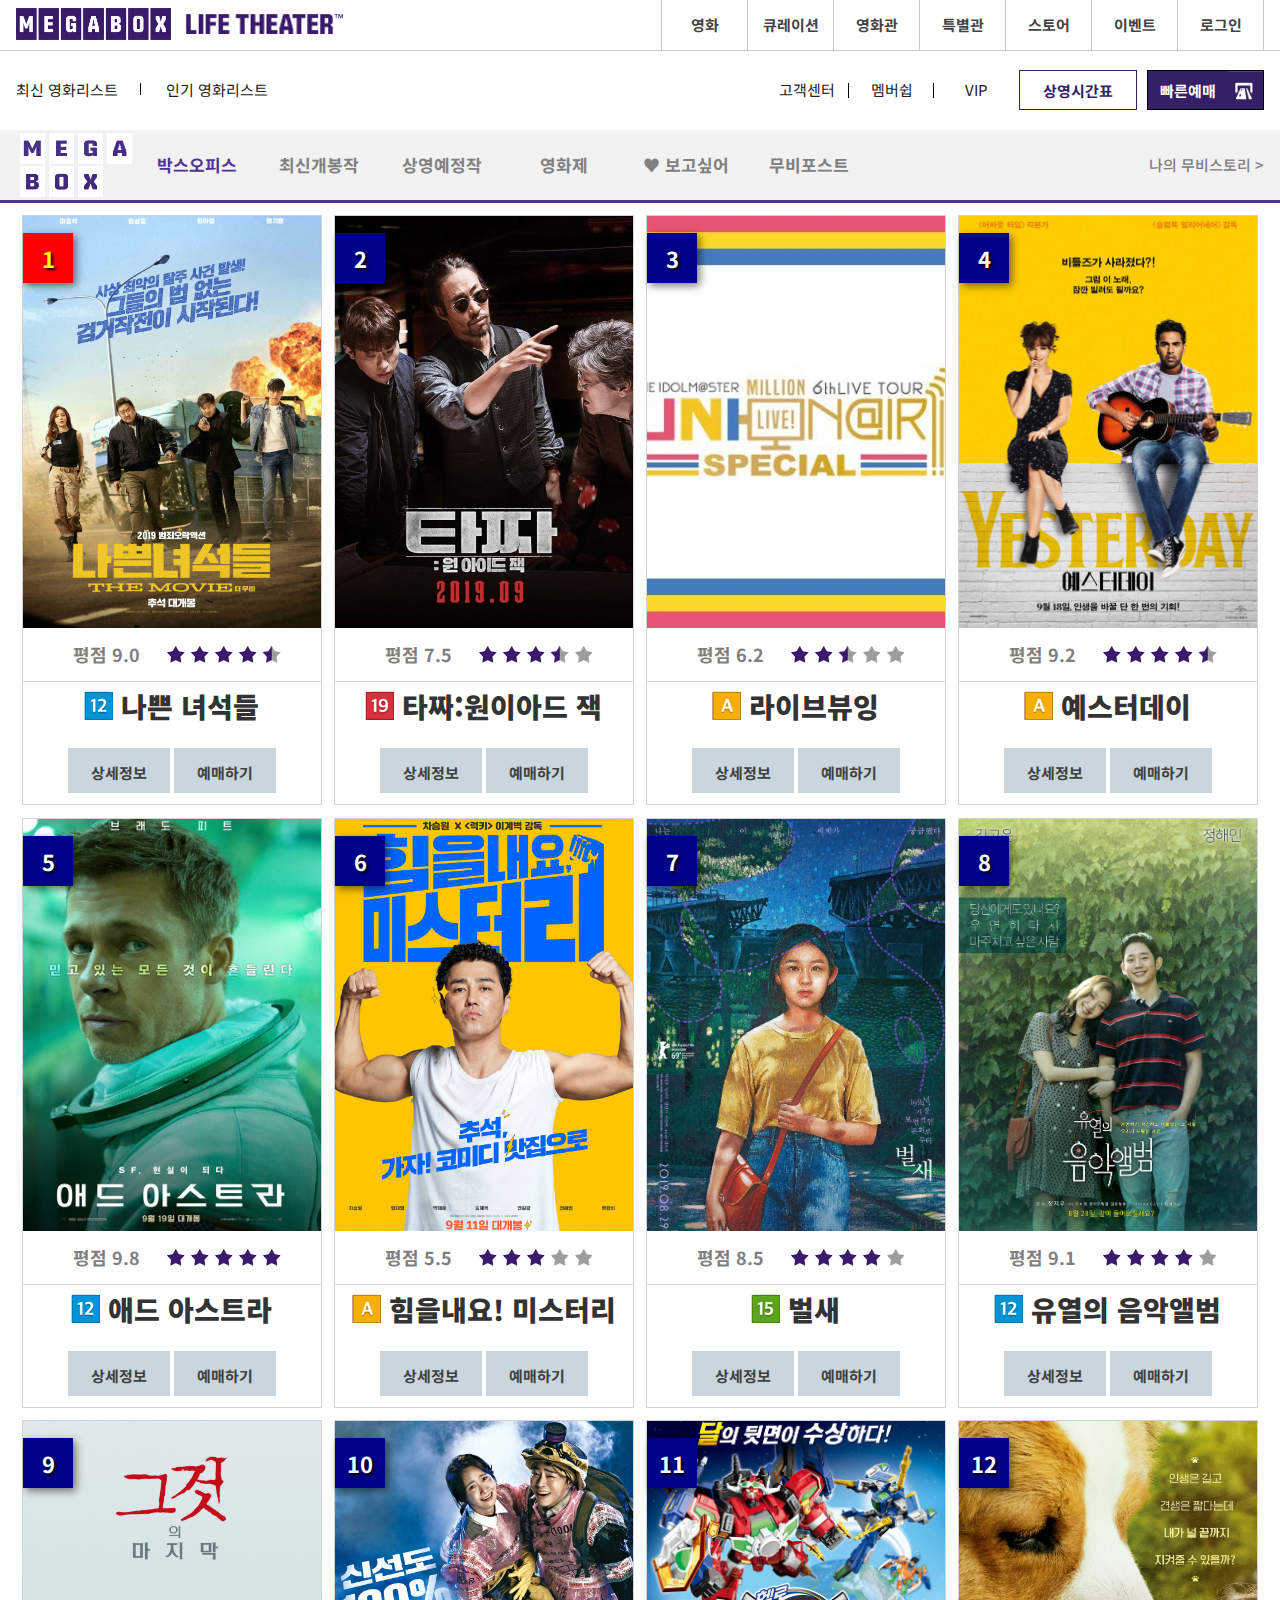
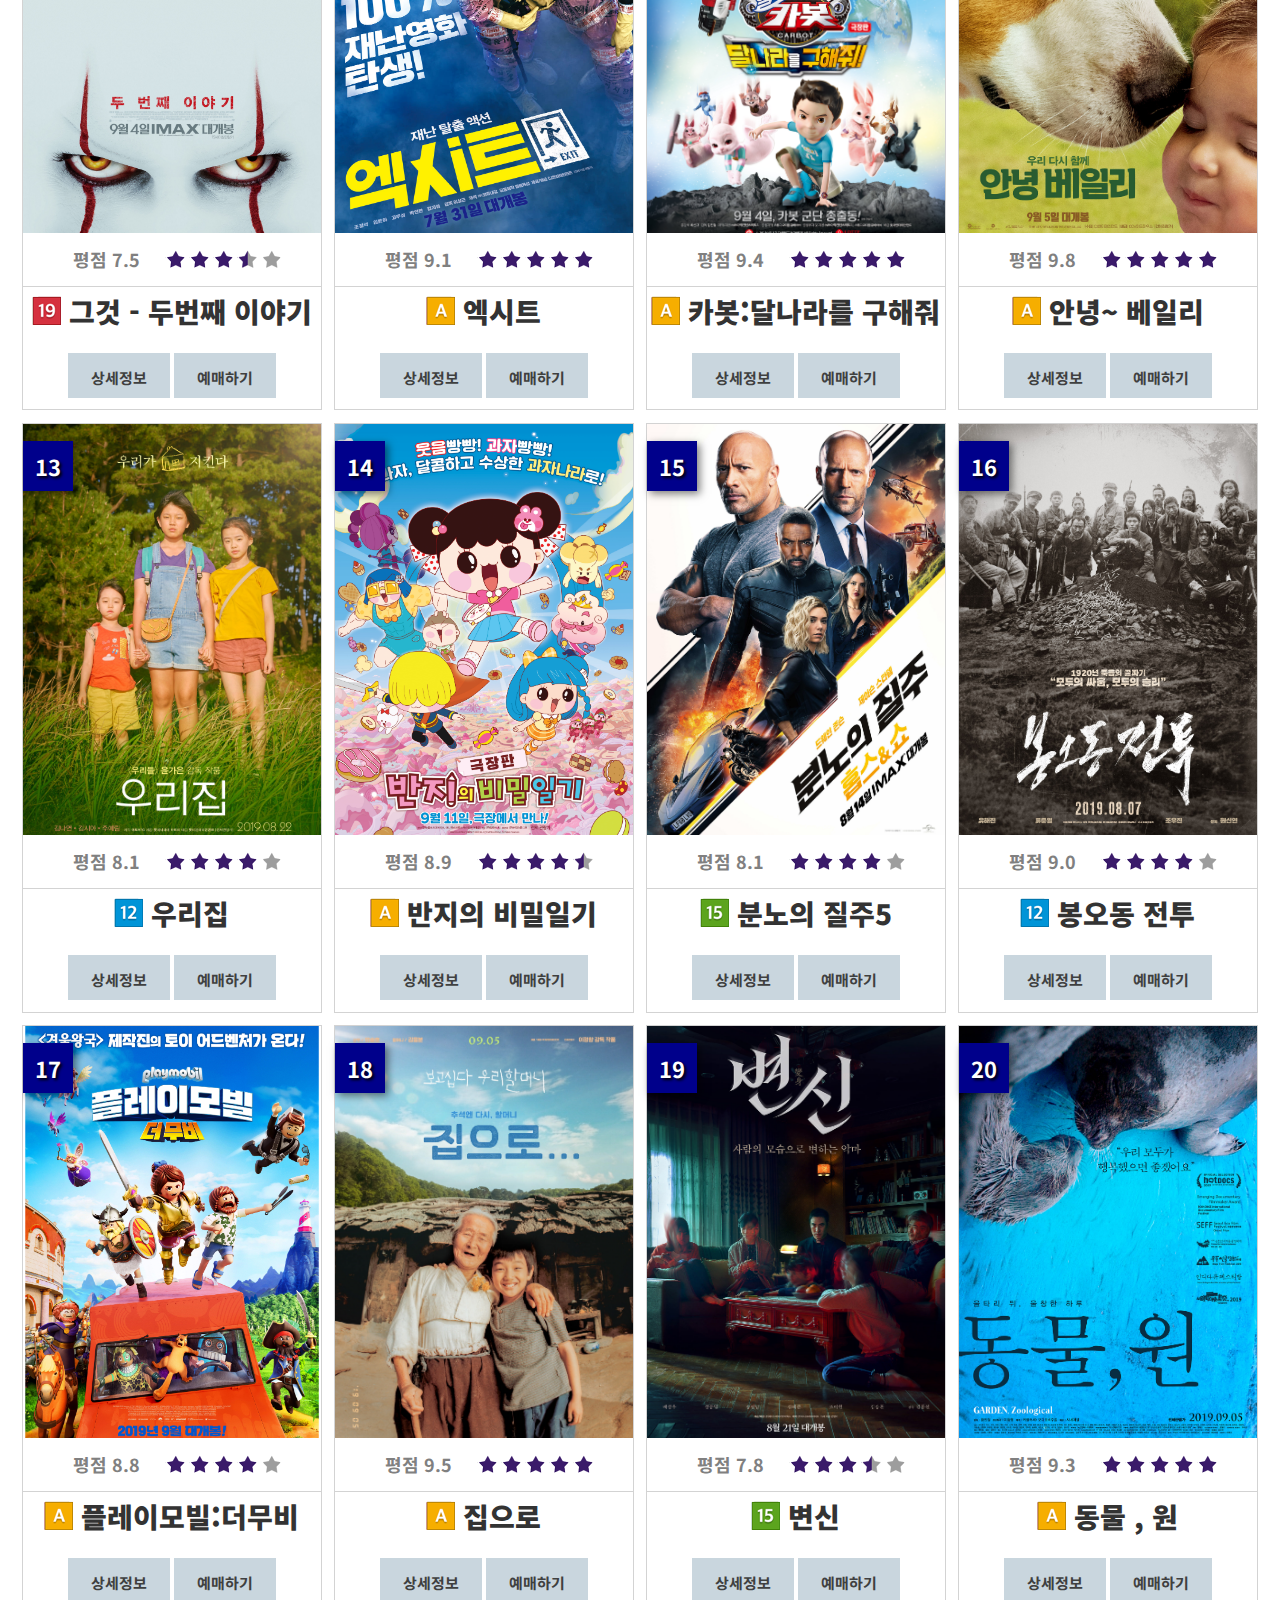
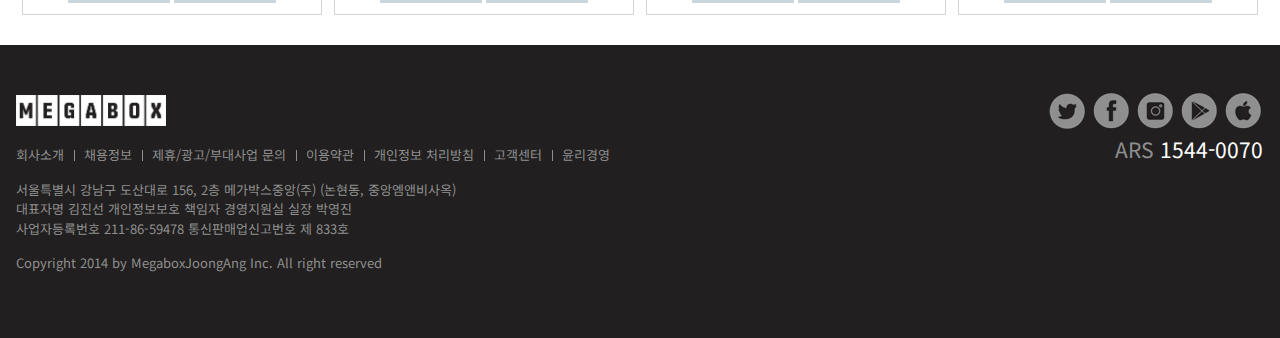
<file: megabox1.html>
<!DOCTYPE html>
<html lang="ko">
<head>
    <meta charset="UTF-8">
    <meta name="viewport" content="user-scalable=no, initial-scale=1.0, maximum-scale=1.0, minimum-scale=1.0, width=device-width">
    <meta http-equiv="X-UA-Compatible" content="ie=edge">
    <title>메가박스:영화</title>

    <!-- css -->
    <link rel="stylesheet" href="css/reset.css" />
    <link rel="stylesheet" href="css/style.css" />

	<!-- 파비콘 -->
	<link rel="shortcut icon" href="icons/favicon.ico" />
	<link rel="apple-touch-icon-precomposed" href="icons/favicon_72.png" />
	<link rel="apple-touch-icon-precomposed" sizes="96x96" href="icons/favicon_96.png" />
	<link rel="apple-touch-icon-precomposed" sizes="144x144" href="icons/favicon_144.png" />
	<link rel="apple-touch-icon-precomposed" sizes="192x192" href="icons/favicon_192.png" />
    
    <!-- 웹 폰트 -->
    <link href="https://fonts.googleapis.com/css?family=Noto+Sans+KR:100,300,400,500,700,900&amp;subset=korean" rel="stylesheet">
   <link href="https://stackpath.bootstrapcdn.com/font-awesome/4.7.0/css/font-awesome.min.css" rel="stylesheet" integrity="sha384-wvfXpqpZZVQGK6TAh5PVlGOfQNHSoD2xbE+QkPxCAFlNEevoEH3Sl0sibVcOQVnN" crossorigin="anonymous">
    <!-- HTLM5shiv ie6~8 -->
    <!--[if lt IE 9]> 
      <script src="assets/js/html5shiv.min.js"></script>
      <script type="text/javascript">
         alert("현재 브라우저는 지원하지 않습니다. 크롬 브라우저를 추천합니다.!");
      </script>
   <![endif]-->

   <style>
	#section {min-height:1000px !important;}
   </style>
</head>
<body>
	
    
 <!-- //스킵메뉴-->
 <header id="header">
	<div class="container">
		<div class="row">
			<div class="header clearfix">
				<h1>
					<a href="index.html">
						<em><img src="imgs/logo.png" alt="MEGABOX" /></em>
						<strong><img src="imgs/logo-sub.png" alt="LIFE THEATER" /></strong>
					</a>
				</h1>
				<nav id="mNav">
					<h2 class="ir_so">메가박스 전체메뉴</h2>
					<a href="#" class="ham"><span></span></a>
				</nav>
				<!-- //mnav:모바일 햄버거메뉴 버튼 -->
				<ul class="mobile-navc">
					<li><a href="megabox1.html">영화</a></li>
					<li><a href="#">큐레이션</a></li>
					<li><a href="#">영화관</a></li>
					<li><a href="#">특별관</a></li>
					<li><a href="#">스토어</a></li>
					<li><a href="#">이벤트</a></li>
					<li><a href="#"><img src="imgs/mban.jpg" alt="모바일메뉴 하단 배너"></a></li>
				</ul>
				<!--// mobile-navc -->
						
				<nav class="navigation">
					<ul class="clearfix">
						<li><a href="#">영화</a></li>
						<li><a href="#">큐레이션</a></li>
						<li><a href="#">영화관</a></li>
						<li><a href="#">특별관</a></li>
						<li><a href="#">스토어</a></li>
						<li><a href="#">이벤트</a></li>
						<li><a href="#">로그인</a></li>
					</ul>
				</nav>
			</div>
		</div>
	</div>
</header>
<!-- //header -->
    
    
    <section id="section">
		
				<div class="subgnb">
                    <div class="container">
                        <div class="row">
                            <ul class="sgnb-lbox">
                                <li><a href="#">최신 영화리스트</a></li>
                                <li><a href="#">인기 영화리스트</a></li>
                            </ul><!--//sgnb-lbox-->

                            <ul class="sgnb-rbox">
                                <li><a href="#">고객센터</a></li>
                                <li><a href="#">멤버쉽</a></li>
                                <li><a href="#">VIP</a></li>
                                <li><a href="#">상영시간표</a></li>
                                <li><a href="#"><span>빠른예매</span><img src="imgs/yemae.jpg" width="43" height="39" border="0" alt=""></a></li>
                            </ul><!--//sgnb-rbox-->


                        </div>
                    </div>
				</div><!--//subgnb-->
				<div class="movie-pagetitle">
					<div class="container">
						<div class="row">
							<h1 class="paget-rank">
								<img src="imgs/unnamed.png" alt="">
								<ul class="paget-tits">
									<li><a href="#" class="active">박스오피스</a></li>
									<li><a href="#">최신개봉작</a></li>
									<li><a href="#">상영예정작</a></li>
									<li><a href="#">영화제</a></li>
									<li><a href="#">♥ 보고싶어</a></li>
									<li><a href="#">무비포스트</a></li>
								</ul>
								<a href="#" class="mymovie">나의 무비스토리 &gt;</a>
							</h1><!--//paget-rank-->
						</div>
					</div>
				</div><!--//movie-pagetitle-->
				
				<div class="movie_list">
					<div class="container">
						<div class="row">
					<ul>
						<li>
                              <a href="#"></a>
							   <div class="rank"><strong>1</strong></div>
							   <div class="ratebox">
									<p class="ratetext">관람한 영화를 <br>평가해주세요 !</p>
								    <div class="rating">		
											<input type="radio" name="star" id="star1"><label for="star1"></label>
											<input type="radio" name="star" id="star2"><label for="star2"></label>
											<input type="radio" name="star" id="star3"><label for="star3"></label>
											<input type="radio" name="star" id="star4"><label for="star4"></label>
											<input type="radio" name="star" id="star5"><label for="star5"></label>
										</div>
								</div><!--//ratebox1-->
							  <div class="poster-text">
									<div class="star">
										<strong>평점 9.0 </strong>
										<span class="icon star1"></span>
										<span class="icon star1"></span>
										<span class="icon star1"></span>
										<span class="icon star1"></span>
										<span class="icon star2"></span>
										 
									</div>
									<div class="infor">
										<h3><span class="icon a15 ir_pm">15세 이상 관람</span> <strong>나쁜 녀석들</strong></h3>
									    <div class="more-box">
												<a href="#">상세정보</a>
												<a href="#">예매하기</a>
										</div>
									</div>
							  
							  </div><!--//poster-text1-->
						</li>
						<li>
                            <a href="#"></a>
								<div class="rank"><strong>2</strong></div>
								<div class="ratebox">
									<p class="ratetext">관람한 영화를 <br>평가해주세요 !</p>
								   <div class="rating">
											
											<input type="radio" name="star" id="star1"><label for="star1"></label>
											<input type="radio" name="star" id="star2"><label for="star2"></label>
											<input type="radio" name="star" id="star3"><label for="star3"></label>
											<input type="radio" name="star" id="star4"><label for="star4"></label>
											<input type="radio" name="star" id="star5"><label for="star5"></label>
										</div>
								</div><!--//ratebox2-->
							  <div class="poster-text">
									<div class="star">
										<strong>평점 7.5 </strong>
										<span class="icon star1"></span>
										<span class="icon star1"></span>
										<span class="icon star1"></span>
										<span class="icon star2"></span>
										<span class="icon star0"></span>
										 
									</div>
									<div class="infor">
										<h3><span class="icon a12 ir_pm">15세 이상 관람</span> <strong>타짜:원이아드 잭</strong></h3>
									    <div class="more-box">
												<a href="#">상세정보</a>
												<a href="#">예매하기</a>
										</div>
									</div>
							  
							  </div><!--//poster-text2-->
						
						</li>
						<li>
                          <a href="#"></a>
							  <div class="rank"><strong>3</strong></div>
							  <div class="ratebox">
									<p class="ratetext">관람한 영화를 <br>평가해주세요 !</p>
								   <div class="rating">
											
											<input type="radio" name="star" id="star1"><label for="star1"></label>
											<input type="radio" name="star" id="star2"><label for="star2"></label>
											<input type="radio" name="star" id="star3"><label for="star3"></label>
											<input type="radio" name="star" id="star4"><label for="star4"></label>
											<input type="radio" name="star" id="star5"><label for="star5"></label>
										</div>
								</div><!--//ratebox3-->
							  <div class="poster-text">
									<div class="star">
										<strong>평점 6.2 </strong>
										<span class="icon star1"></span>
										<span class="icon star1"></span>
										<span class="icon star2"></span>
										<span class="icon star0"></span>
										<span class="icon star0"></span>
										 
									</div>
									<div class="infor">
										<h3><span class="icon all ir_pm">15세 이상 관람</span> <strong>라이브뷰잉</strong></h3>
									    <div class="more-box">
												<a href="#">상세정보</a>
												<a href="#">예매하기</a>
										</div>
									</div>
							  
							  </div><!--//poster-text-->


						</li>
						<li>
                            <a href="#"></a>
								<div class="rank"><strong>4</strong></div>
						       <div class="ratebox">
									<p class="ratetext">관람한 영화를 <br>평가해주세요 !</p>
								   <div class="rating">
											
											<input type="radio" name="star" id="star1"><label for="star1"></label>
											<input type="radio" name="star" id="star2"><label for="star2"></label>
											<input type="radio" name="star" id="star3"><label for="star3"></label>
											<input type="radio" name="star" id="star4"><label for="star4"></label>
											<input type="radio" name="star" id="star5"><label for="star5"></label>
										</div>
								</div><!--//ratebox4-->
							  <div class="poster-text">
									<div class="star">
										<strong>평점 9.2 </strong>
										<span class="icon star1"></span>
										<span class="icon star1"></span>
										<span class="icon star1"></span>
										<span class="icon star1"></span>
										<span class="icon star2"></span>
										 
									</div>
									<div class="infor">
										<h3><span class="icon all ir_pm">전체연령</span> <strong>예스터데이</strong></h3>
									    <div class="more-box">
												<a href="#">상세정보</a>
												<a href="#">예매하기</a>
										</div>
									</div>
							  
							  </div><!--//poster-text4-->
						
						</li>
						<li>
                            <a href="#"></a>
								<div class="rank"><strong>5</strong></div>
								<div class="ratebox">
									<p class="ratetext">관람한 영화를 <br>평가해주세요 !</p>
								   <div class="rating">
											
											<input type="radio" name="star" id="star1"><label for="star1"></label>
											<input type="radio" name="star" id="star2"><label for="star2"></label>
											<input type="radio" name="star" id="star3"><label for="star3"></label>
											<input type="radio" name="star" id="star4"><label for="star4"></label>
											<input type="radio" name="star" id="star5"><label for="star5"></label>
										</div>
								</div><!--//ratebox5-->
							   <div class="poster-text">
									<div class="star">
										<strong>평점 9.8 </strong>
										<span class="icon star1"></span>
										<span class="icon star1"></span>
										<span class="icon star1"></span>
										<span class="icon star1"></span>
										<span class="icon star1"></span>
										 
									</div>
									<div class="infor">
										<h3><span class="icon a15 ir_pm">12세</span> <strong>애드 아스트라</strong></h3>
									    <div class="more-box">
												<a href="#">상세정보</a>
												<a href="#">예매하기</a>
										</div>
									</div>
							  </div><!--//poster-text5-->
						
						</li>
						<li>
                            <a href="#"></a>
								<div class="rank"><strong>6</strong></div>
								<div class="ratebox">
									<p class="ratetext">관람한 영화를 <br>평가해주세요 !</p>
								   <div class="rating">	
											<input type="radio" name="star" id="star1"><label for="star1"></label>
											<input type="radio" name="star" id="star2"><label for="star2"></label>
											<input type="radio" name="star" id="star3"><label for="star3"></label>
											<input type="radio" name="star" id="star4"><label for="star4"></label>
											<input type="radio" name="star" id="star5"><label for="star5"></label>
										</div>
								</div><!--//ratebox6-->
							  <div class="poster-text">
									<div class="star">
										<strong>평점 5.5 </strong>
										<span class="icon star1"></span>
										<span class="icon star1"></span>
										<span class="icon star1"></span>
										<span class="icon star0"></span>
										<span class="icon star0"></span>
										 
									</div>
									<div class="infor">
										<h3><span class="icon all ir_pm">12세</span> <strong>힘을내요! 미스터리</strong></h3>
									    <div class="more-box">
												<a href="#">상세정보</a>
												<a href="#">예매하기</a>
										</div>
									</div>  
							  </div><!--//poster-text6-->
						</li>
						<li><a href="#"></a>
								<div class="rank"><strong>7</strong></div>
								<div class="ratebox">
									<p class="ratetext">관람한 영화를 <br>평가해주세요 !</p>
								   <div class="rating">
											
											<input type="radio" name="star" id="star1"><label for="star1"></label>
											<input type="radio" name="star" id="star2"><label for="star2"></label>
											<input type="radio" name="star" id="star3"><label for="star3"></label>
											<input type="radio" name="star" id="star4"><label for="star4"></label>
											<input type="radio" name="star" id="star5"><label for="star5"></label>
										</div>
								</div><!--//ratebox7-->
							   <div class="poster-text">
									<div class="star">
										<strong>평점 8.5 </strong>
										<span class="icon star1"></span>
										<span class="icon star1"></span>
										<span class="icon star1"></span>
										<span class="icon star1"></span>
										<span class="icon star0"></span>
										 
									</div>
									<div class="infor">
										<h3><span class="icon a19 ir_pm">15세</span> <strong>벌새</strong></h3>
									    <div class="more-box">
												<a href="#">상세정보</a>
												<a href="#">예매하기</a>
										</div>
									</div>
							  
							  </div><!--//poster-text7-->
						</li>
						<li><a href="#"></a>
								<div class="rank"><strong>8</strong></div>
								<div class="ratebox">
									<p class="ratetext">관람한 영화를 <br>평가해주세요 !</p>
								   <div class="rating">
											
											<input type="radio" name="star" id="star1"><label for="star1"></label>
											<input type="radio" name="star" id="star2"><label for="star2"></label>
											<input type="radio" name="star" id="star3"><label for="star3"></label>
											<input type="radio" name="star" id="star4"><label for="star4"></label>
											<input type="radio" name="star" id="star5"><label for="star5"></label>
										</div>
								</div><!--//ratebox8-->
							  <div class="poster-text">
									<div class="star">
										<strong>평점 9.1 </strong>
										<span class="icon star1"></span>
										<span class="icon star1"></span>
										<span class="icon star1"></span>
										<span class="icon star1"></span>
										<span class="icon star0"></span>
										 
									</div>
									<div class="infor">
										<h3><span class="icon a15 ir_pm">12세</span> <strong>유열의 음악앨범</strong></h3>
									    <div class="more-box">
												<a href="#">상세정보</a>
												<a href="#">예매하기</a>
										</div>
									</div>
							  
							  </div><!--//poster-text8-->
						</li>
						<li><a href="#"></a>
								<div class="rank"><strong>9</strong></div>
								<div class="ratebox">
									<p class="ratetext">관람한 영화를 <br>평가해주세요 !</p>
								   <div class="rating">
											
											<input type="radio" name="star" id="star1"><label for="star1"></label>
											<input type="radio" name="star" id="star2"><label for="star2"></label>
											<input type="radio" name="star" id="star3"><label for="star3"></label>
											<input type="radio" name="star" id="star4"><label for="star4"></label>
											<input type="radio" name="star" id="star5"><label for="star5"></label>
										</div>
								</div><!--//ratebox9-->
						      <div class="poster-text">
									<div class="star">
										<strong>평점 7.5 </strong>
										<span class="icon star1"></span>
										<span class="icon star1"></span>
										<span class="icon star1"></span>
										<span class="icon star2"></span>
										<span class="icon star0"></span>
										 
									</div>
									<div class="infor">
										<h3><span class="icon a12 ir_pm">12세</span> <strong>그것 - 두번째 이야기</strong></h3>
									    <div class="more-box">
												<a href="#">상세정보</a>
												<a href="#">예매하기</a>
										</div>
									</div>
							  
							  </div><!--//poster-text9-->
						</li>
						<li><a href="#"></a>
								<div class="rank"><strong>10</strong></div>
								<div class="ratebox">
									<p class="ratetext">관람한 영화를 <br>평가해주세요 !</p>
								   <div class="rating">
											
											<input type="radio" name="star" id="star1"><label for="star1"></label>
											<input type="radio" name="star" id="star2"><label for="star2"></label>
											<input type="radio" name="star" id="star3"><label for="star3"></label>
											<input type="radio" name="star" id="star4"><label for="star4"></label>
											<input type="radio" name="star" id="star5"><label for="star5"></label>
										</div>
								</div><!--//rateboxt10-->
								<div class="poster-text">
										<div class="star">
											<strong>평점 9.1 </strong>
											<span class="icon star1"></span>
											<span class="icon star1"></span>
											<span class="icon star1"></span>
											<span class="icon star1"></span>
											<span class="icon star1"></span>
											 
										</div>
										<div class="infor">
											<h3><span class="icon all ir_pm">전체</span> <strong>엑시트</strong></h3>
											<div class="more-box">
													<a href="#">상세정보</a>
													<a href="#">예매하기</a>
											</div>
										</div>
								  
								  </div><!--//poster-text10-->
								  
						</li>
						<div class="plus">+ 더보기</div>
						<li><a href="#"></a>
								<div class="rank"><strong>11</strong></div>
							  <div class="ratebox">
									<p class="ratetext">관람한 영화를 <br>평가해주세요 !</p>
								   <div class="rating">
											
											<input type="radio" name="star" id="star1"><label for="star1"></label>
											<input type="radio" name="star" id="star2"><label for="star2"></label>
											<input type="radio" name="star" id="star3"><label for="star3"></label>
											<input type="radio" name="star" id="star4"><label for="star4"></label>
											<input type="radio" name="star" id="star5"><label for="star5"></label>
										</div>
								</div><!--//ratebox11-->
							    <div class="poster-text">
										<div class="star">
											<strong>평점 9.4 </strong>
											<span class="icon star1"></span>
											<span class="icon star1"></span>
											<span class="icon star1"></span>
											<span class="icon star1"></span>
											<span class="icon star1"></span>
											 
										</div>
										<div class="infor">
											<h3><span class="icon all ir_pm">전체</span> <strong>카봇:달나라를 구해줘</strong></h3>
											<div class="more-box">
													<a href="#">상세정보</a>
													<a href="#">예매하기</a>
											</div>
										</div>
								  
								  </div><!--//poster-text11-->
						</li>
						<li><a href="#"></a>
								<div class="rank"><strong>12</strong></div>
								<div class="ratebox">
									<p class="ratetext">관람한 영화를 <br>평가해주세요 !</p>
								   <div class="rating">
											
											<input type="radio" name="star" id="star1"><label for="star1"></label>
											<input type="radio" name="star" id="star2"><label for="star2"></label>
											<input type="radio" name="star" id="star3"><label for="star3"></label>
											<input type="radio" name="star" id="star4"><label for="star4"></label>
											<input type="radio" name="star" id="star5"><label for="star5"></label>
										</div>
								</div><!--//ratebox12-->
							    <div class="poster-text">
										<div class="star">
											<strong>평점 9.8 </strong>
											<span class="icon star1"></span>
											<span class="icon star1"></span>
											<span class="icon star1"></span>
											<span class="icon star1"></span>
											<span class="icon star1"></span>
											 
										</div>
										<div class="infor">
											<h3><span class="icon all ir_pm">전체</span> <strong>안녕~ 베일리</strong></h3>
											<div class="more-box">
													<a href="#">상세정보</a>
													<a href="#">예매하기</a>
											</div>
										</div>
								  
								  </div><!--//poster-text12-->
						</li>
						<li><a href="#"></a>
								<div class="rank"><strong>13</strong></div>
								<div class="ratebox">
									<p class="ratetext">관람한 영화를 <br>평가해주세요 !</p>
								   <div class="rating">
											
											<input type="radio" name="star" id="star1"><label for="star1"></label>
											<input type="radio" name="star" id="star2"><label for="star2"></label>
											<input type="radio" name="star" id="star3"><label for="star3"></label>
											<input type="radio" name="star" id="star4"><label for="star4"></label>
											<input type="radio" name="star" id="star5"><label for="star5"></label>
										</div>
								</div><!--//ratebox13-->
							   <div class="poster-text">
										<div class="star">
											<strong>평점 8.1 </strong>
											<span class="icon star1"></span>
											<span class="icon star1"></span>
											<span class="icon star1"></span>
											<span class="icon star1"></span>
											<span class="icon star0"></span>
											 
										</div>
										<div class="infor">
											<h3><span class="icon a15 ir_pm">전체</span> <strong>우리집</strong></h3>
											<div class="more-box">
													<a href="#">상세정보</a>
													<a href="#">예매하기</a>
											</div>
										</div>
								  
								  </div><!--//poster-text13-->
						</li>
						<li><a href="#"></a>
								<div class="rank"><strong>14</strong></div>
								<div class="ratebox">
									<p class="ratetext">관람한 영화를 <br>평가해주세요 !</p>
								   <div class="rating">
											
											<input type="radio" name="star" id="star1"><label for="star1"></label>
											<input type="radio" name="star" id="star2"><label for="star2"></label>
											<input type="radio" name="star" id="star3"><label for="star3"></label>
											<input type="radio" name="star" id="star4"><label for="star4"></label>
											<input type="radio" name="star" id="star5"><label for="star5"></label>
										</div>
								</div><!--//ratebox14-->
							    <div class="poster-text">
										<div class="star">
											<strong>평점 8.9 </strong>
											<span class="icon star1"></span>
											<span class="icon star1"></span>
											<span class="icon star1"></span>
											<span class="icon star1"></span>
											<span class="icon star2"></span>
											 
										</div>
										<div class="infor">
											<h3><span class="icon all ir_pm">전체</span> <strong>반지의 비밀일기</strong></h3>
											<div class="more-box">
													<a href="#">상세정보</a>
													<a href="#">예매하기</a>
											</div>
										</div>
								  
								  </div><!--//poster-text14-->
						</li>
						<li><a href="#"></a>
								<div class="rank"><strong>15</strong></div>
								<div class="ratebox">
									<p class="ratetext">관람한 영화를 <br>평가해주세요 !</p>
								   <div class="rating">
											
											<input type="radio" name="star" id="star1"><label for="star1"></label>
											<input type="radio" name="star" id="star2"><label for="star2"></label>
											<input type="radio" name="star" id="star3"><label for="star3"></label>
											<input type="radio" name="star" id="star4"><label for="star4"></label>
											<input type="radio" name="star" id="star5"><label for="star5"></label>
										</div>
								</div><!--//ratebox15-->
						       <div class="poster-text">
										<div class="star">
											<strong>평점 8.1 </strong>
											<span class="icon star1"></span>
											<span class="icon star1"></span>
											<span class="icon star1"></span>
											<span class="icon star1"></span>
											<span class="icon star0"></span>
											 
										</div>
										<div class="infor">
											<h3><span class="icon a19 ir_pm">15세</span> <strong>분노의 질주5</strong></h3>
											<div class="more-box">
													<a href="#">상세정보</a>
													<a href="#">예매하기</a>
											</div>
										</div>
								  
								  </div><!--//poster-text15-->
						</li>
						<li><a href="#"></a>
								<div class="rank"><strong>16</strong></div>
								<div class="ratebox">
									<p class="ratetext">관람한 영화를 <br>평가해주세요 !</p>
								   <div class="rating">
											
											<input type="radio" name="star" id="star1"><label for="star1"></label>
											<input type="radio" name="star" id="star2"><label for="star2"></label>
											<input type="radio" name="star" id="star3"><label for="star3"></label>
											<input type="radio" name="star" id="star4"><label for="star4"></label>
											<input type="radio" name="star" id="star5"><label for="star5"></label>
										</div>
								</div><!--//ratebox15-->
							    <div class="poster-text">
										<div class="star">
											<strong>평점 9.0 </strong>
											<span class="icon star1"></span>
											<span class="icon star1"></span>
											<span class="icon star1"></span>
											<span class="icon star1"></span>
											<span class="icon star0"></span>
											 
										</div>
										<div class="infor">
											<h3><span class="icon a15 ir_pm">12세</span> <strong>봉오동 전투</strong></h3>
											<div class="more-box">
													<a href="#">상세정보</a>
													<a href="#">예매하기</a>
											</div>
										</div>
								  
								  </div><!--//poster-text15-->
						</li>
						<li><a href="#"></a>
								<div class="rank"><strong>17</strong></div>
								<div class="ratebox">
									<p class="ratetext">관람한 영화를 <br>평가해주세요 !</p>
								    <div class="rating">
											
											<input type="radio" name="star" id="star1"><label for="star1"></label>
											<input type="radio" name="star" id="star2"><label for="star2"></label>
											<input type="radio" name="star" id="star3"><label for="star3"></label>
											<input type="radio" name="star" id="star4"><label for="star4"></label>
											<input type="radio" name="star" id="star5"><label for="star5"></label>
										</div>
								</div><!--//ratebox17-->
							    <div class="poster-text">
										<div class="star">
											<strong>평점 8.8 </strong>
											<span class="icon star1"></span>
											<span class="icon star1"></span>
											<span class="icon star1"></span>
											<span class="icon star1"></span>
											<span class="icon star0"></span>
											 
										</div>
										<div class="infor">
											<h3><span class="icon all ir_pm">전체</span> <strong>플레이모빌:더무비</strong></h3>
											<div class="more-box">
													<a href="#">상세정보</a>
													<a href="#">예매하기</a>
											</div>
										</div>
								  
								</div><!--//poster-text17-->
						
						</li>
						<li><a href="#"></a>
								<div class="rank"><strong>18</strong></div>
								<div class="ratebox">
									<p class="ratetext">관람한 영화를 <br>평가해주세요 !</p>
								   <div class="rating">
											
											<input type="radio" name="star" id="star1"><label for="star1"></label>
											<input type="radio" name="star" id="star2"><label for="star2"></label>
											<input type="radio" name="star" id="star3"><label for="star3"></label>
											<input type="radio" name="star" id="star4"><label for="star4"></label>
											<input type="radio" name="star" id="star5"><label for="star5"></label>
										</div>
								</div><!--//ratebox18-->
							    <div class="poster-text">
										<div class="star">
											<strong>평점 9.5 </strong>
											<span class="icon star1"></span>
											<span class="icon star1"></span>
											<span class="icon star1"></span>
											<span class="icon star1"></span>
											<span class="icon star1"></span>
											 
										</div>
										<div class="infor">
											<h3><span class="icon all ir_pm">전체</span> <strong>집으로</strong></h3>
											<div class="more-box">
													<a href="#">상세정보</a>
													<a href="#">예매하기</a>
											</div>
										</div>
								  
				              </div><!--//poster-text18-->
						</li>
						<li><a href="#"></a>
								<div class="rank"><strong>19</strong></div>
								<div class="ratebox">
									<p class="ratetext">관람한 영화를 <br>평가해주세요 !</p>
								   <div class="rating">
											
											<input type="radio" name="star" id="star1"><label for="star1"></label>
											<input type="radio" name="star" id="star2"><label for="star2"></label>
											<input type="radio" name="star" id="star3"><label for="star3"></label>
											<input type="radio" name="star" id="star4"><label for="star4"></label>
											<input type="radio" name="star" id="star5"><label for="star5"></label>
										</div>
								</div><!--//ratebox19-->
							    <div class="poster-text">
										<div class="star">
											<strong>평점 7.8 </strong>
											<span class="icon star1"></span>
											<span class="icon star1"></span>
											<span class="icon star1"></span>
											<span class="icon star2"></span>
											<span class="icon star0"></span>
											 
										</div>
										<div class="infor">
											<h3><span class="icon a19 ir_pm">15세</span> <strong>변신</strong></h3>
											<div class="more-box">
													<a href="#">상세정보</a>
													<a href="#">예매하기</a>
											</div>
										</div>
								  
								  </div><!--//poster-text19-->
						</li>
						<li><a href="#"></a>
								<div class="rank"><strong>20</strong></div>
								<div class="ratebox">
									<p class="ratetext">관람한 영화를 <br>평가해주세요 !</p>
								   <div class="rating">
											
											<input type="radio" name="star" id="star1"><label for="star1"></label>
											<input type="radio" name="star" id="star2"><label for="star2"></label>
											<input type="radio" name="star" id="star3"><label for="star3"></label>
											<input type="radio" name="star" id="star4"><label for="star4"></label>
											<input type="radio" name="star" id="star5"><label for="star5"></label>
										</div>
								</div><!--//ratebox20-->
						        <div class="poster-text">
										<div class="star">
											<strong>평점 9.3 </strong>
											<span class="icon star1"></span>
											<span class="icon star1"></span>
											<span class="icon star1"></span>
											<span class="icon star1"></span>
											<span class="icon star1"></span>
											 
										</div>
										<div class="infor">
											<h3><span class="icon all ir_pm">전체</span> <strong>동물 , 원</strong></h3>
											<div class="more-box">
													<a href="#">상세정보</a>
													<a href="#">예매하기</a>
											</div>
										</div>
								  
								</div><!--//poster-text20-->
						</li>
						
					</ul>
				</div>
			</div>
			
		</div><!--//movie_list-->
    </section>
    
    <footer id="footer">
        <div id="footer_sns">
            <div class="container">
                <div class="footer_sns">
                    <ul>
                        <li class="icon s1"><a href="#"><span class="ir_pm">트위터</span></a></li>
                        <li class="icon s2"><a href="#"><span class="ir_pm">페이스북</span></a></li>
                        <li class="icon s3"><a href="#"><span class="ir_pm">인스타그램</span></a></li>
                        <li class="icon s4"><a href="#"><span class="ir_pm">구글 플레이</span></a></li>
                        <li class="icon s5"><a href="#"><span class="ir_pm">아이폰 앱스토어</span></a></li>
                    </ul>    
                    <div class="tel">
                        <a href="#">ARS <em>1544-0070</em></a>
                    </div>
                </div><!--//.footer_sns-->
            </div>
        </div><!--//#footer_sns-->
		<div id="footer_info">
            <div class="container">
                <div class="row">
                    <div class="footer_info">
                        <h2><img src="imgs/logo_footer.png" alt="megabox" /></h2>
                        <ul>
                            <li><a href="#">회사소개</a></li>
                            <li><a href="#">채용정보</a></li>
                            <li><a href="#">제휴/광고/부대사업 문의</a></li>
                            <li><a href="#">이용약관</a></li>
                            <li><a href="#">개인정보 처리방침</a></li>
                            <li><a href="#">고객센터</a></li>
                            <li><a href="#">윤리경영</a></li>
                        </ul>
                        <address>
                            <p>
                                서울특별시 강남구 도산대로 156, 2층 메가박스중앙(주) (논현동,
                                중앙엠앤비사옥)<br /><span class="bar2">대표자명 김진선</span>
                                개인정보보호 책임자 경영지원실 실장 박영진<br /><span class="bar2">사업자등록번호 211-86-59478</span>
                                통신판매업신고번호 제 833호
                            </p>
                            <p>Copyright 2014 by MegaboxJoongAng Inc. All right reserved</p>
                        </address>
                    </div>
                </div>
            </div>
        </div>
    </footer>
    <!-- //footer -->
    

    
    
    
    <!-- 자바스크립트-->
    <script src="js/jquery.min_1.12.4.js"></script>
	<script src="js/custom1.js"></script>
	<script>
        //모바일메뉴 슬라이드효과
            $(function() {
                $("#mNav").click(function(e) {
                    e.preventDefault();
                    $(".mobile-navc").toggleClass("show");
                })
            });
    </script>
</body>
</html>
</file>
<file: css/style.css>
@charset "utf-8";

/* 스킵메뉴 */
#skip {position: relative;}
#skip a {position: absolute; left: 0; top: -40px; width: 140px; border: 1px solid #fff; text-align: center; background: #333;}
#skip a:active,
#skip a:focus { top: 0;}

/* 레이아웃 */
#mNav {display: none; position: absolute; top: 10px; right: 14px;}
#header {position: fixed; left: 0; top: 0; z-index: 9999; border-bottom: 1px solid #ccc; width: 100%; height: 50px; background: #fff;}
#banner {position: relative;}
#movie {background-color: #f2f2f2;}
.inner_container{position: relative; margin: 0 auto; width: 1200px; height: 100%;}
#event {}
#opening {margin: 17px 0; background: url(../imgs/movie.jpg) no-repeat center top; background-size: cover;}
#new{}
#help{}
#footer{background: #211f1f;}


/* 가운데 영역 */
.container {position: relative; width: 1280px; margin: 0 auto; background: rgba(0,0,0,0);}

/* 로우 영역 */
.row {padding: 0 16px;}

/* 모바일 메뉴 */
.ham {display: block; width: 25px; height: 10px; background: rgba(0,0,0,0); padding: 15px 10px 10px 10px;}
.ham span {position: relative; display: block; width: 25px; height: 4px; background: #39106a;}
.ham span::before {
    content: '';
    width: 25px; height: 4px; background: #39106a;
    position: absolute; left: 0; bottom: -7px;
    transition:  transform 0.3s;
}
.ham span::after {
    content: '';
    width: 25px; height: 4px; background: #39106a;
    position: absolute; left: 0; top: -7px;
    transition:  transform 0.3s;
}

/* 헤더 영역 */
.header h1 {float: left; position: relative;}
.header h1 em {padding: 8px 8px 3px 0px; display: inline-block;}
.header h1 em img {width: 155px; }
.header h1 strong {display: block; position: absolute; left: 170px; top: 14px;}
.header h1 strong img {width: 157px;}
.header .navigation {float: right; }
.header .navigation ul {border-left: 1px solid #c6c6c6;}
.header .navigation li {float: left; width: 85px; text-align: center; border-right: 1px solid #c6c6c6; }
.header .navigation li a {display: block; padding: 14px 10px; font-size: 15px; font-weight: 700; color: #444;}
/*모바일 메뉴 디테일*/
.mobile-navc {display: none; 
position: fixed; right: 0; top: 50px; width: 50%; height: 100%; background:rgba(255,255,255,0.9); transform:translateX(100%); transition:0.7s; border: 10px solid #351F67; background: #351F67; box-sizing:border-box;}
.mobile-navc li {width: 100%; height: 10%; text-align: center; background: rgba(255,255,255,0.95); margin-bottom: 2%;}
.mobile-navc li:last-child {height: 40%; background: #351F67;}
.mobile-navc li:last-child img{width: 100%; height: 100%;} 
.mobile-navc li a{display: block; font-size: 1.8em; line-height:80px;}
.mobile-navc.show {transform:translateX(0);}
/*더보기*/
.plus {width: 200px;height: 50px;background: lightgray;color: #fff;border-radius:5px;line-height: 50px;margin: 0 auto;text-align: center;font-size: 19px;clear: both;margin-top: 100px !important;
border: 2px solid #fff; display: none;}

/*섹션 서브네비*/
.subgnb {width: 100%; margin-top: 50px; height: 80px; overflow: hidden;}
.subgnb .sgnb-lbox {overflow: hidden; width: 300px; float: left;}
.subgnb .sgnb-lbox li{float: left; text-align: left; width: 50%; height: 80px;}
.subgnb .sgnb-lbox li:last-child {margin-right: 0;}
.subgnb .sgnb-lbox li a{display: block; font-size: 15px; line-height: 80px; width: 100%; height: 100%; position: relative;}
.subgnb .sgnb-lbox li a:after {content:''; position: absolute; width: 1px; height: 12px; top: 33px; right: 25px; background: black;}
.subgnb .sgnb-lbox li:last-child a:after {width: 0;} 
.subgnb .sgnb-rbox {float: right; overflow: hidden; width: 500px; margin-top: 20px;}
.subgnb .sgnb-rbox li {float: left; width: 17%; height: 40px; text-align: center;}
.subgnb .sgnb-rbox li:nth-child(4),.subgnb .sgnb-rbox li:nth-child(5) {width: 23.5%;}
.subgnb .sgnb-rbox li:nth-child(4) {margin-right: 2%;}
.subgnb .sgnb-rbox li:nth-child(4) a{border: 1px solid #351F66; box-sizing:border-box; color: #351F66; font-weight: bold;}
.subgnb .sgnb-rbox li:nth-child(5) a{border: 1px solid #000; box-sizing:border-box; color: #fff; font-weight: bold; background: #351F66; overflow: hidden;}
.subgnb .sgnb-rbox li:nth-child(5) a span {width: 70%; float: left;}
.subgnb .sgnb-rbox li:nth-child(5) a img {width: 30%; float: left;}
.subgnb .sgnb-rbox li a {line-height: 40px; font-size: 15px; display: block; height: 100%; width: 100%; position: relative;}
.subgnb .sgnb-rbox li:nth-child(4):hover a, .subgnb .sgnb-rbox li:nth-child(5):hover a{color: red;transition:0.6s;}
.subgnb .sgnb-rbox li a:after {content:''; position: absolute; width: 1px; height: 15px; top: 13px; right: 0px; background: black;}
.subgnb .sgnb-rbox li:nth-child(3) a:after ,.subgnb .sgnb-rbox li:nth-child(4) a:after ,.subgnb .sgnb-rbox li:nth-child(5) a:after {width: 0;}
/*무비페이지타이틀*/
.movie-pagetitle {height: 70px; background: #f2f2f2; width: 100%; border-bottom:3.5px solid #503396;}
.movie-pagetitle .paget-rank{overflow: hidden;}
.movie-pagetitle .paget-rank img {width:120px; height: 70px; float: left;}
.paget-tits {width: 70%;}
.paget-tits li{float: left; width: 14%; height: 70px; text-align: center;}
.paget-tits li a {line-height: 70px; font-weight: bold; color: #808080; font-size: 17px; display: block;}
.paget-tits li a.active {color: #503396; font-weight: bold;}
.mymovie {float: right; width: 20%; height: 70px; line-height: 70px; text-align: right; color: #808080; font-size: 15px; font-weight:500;}
/*무비페이지 랭크*/
.movie_list ul>li .rank {position: absolute;  top: 17px; left: 0; width: 50px; height: 50px; font-size: 22px; box-shadow: 3px 3px 8px rgba(0,0,0,0.5); line-height: 50px; background-color: darkblue; text-align: center;}
.movie_list ul>li:nth-of-type(1) .rank {background-color: red;}
.rank strong {color: #fff; text-shadow: 2px 2px 3px rgba(0,0,0,1);}
.movie_list ul>li:nth-of-type(1) .rank strong{color: yellow;}


/* 배너 영역 */
.banner_menu {overflow: hidden; position: absolute; left: 0; top: 65px; width: 100%; height: 100px; z-index: 10;}
.banner_menu a {color:#fff; font-size: 16px; transition: all 0.3s }
.banner_menu a:hover {color: #c1c1c1;}
.banner_menu .bm_left {float: left;}
.banner_menu .bm_left ul {padding-top: 7px;}
.banner_menu .bm_left li {display: inline; position: relative; margin-right: 30px;}
.banner_menu .bm_left li.total {margin-right: 20px;}
.banner_menu .bm_left li.total a {font-size: 14px; padding: 3px 10px; display: inline-block; border: 1px solid #fff; transition: all 0.3s }
.banner_menu .bm_left li.total a:hover {background: #fff; border-color:#000; color: #000;}
.banner_menu .bm_right {float: right; overflow: hidden;}
.banner_menu .bm_right ul {float: left;}
.banner_menu .bm_right ul:first-child {padding-top: 7px;}
.banner_menu .bm_right li {position: relative; display: inline; text-align: center; margin-right: 20px;}
.banner_menu .bm_right li.line {margin-right: 30px;}
.banner_menu .bm_right li.white {margin-right: 10px;}
.banner_menu .bm_right li.white a {width: 80px; background-color: #fff; color: #3a0e6a; padding: 7px 30px 9px 30px; display: inline-block; border: 1px solid #6e40c4;}
.banner_menu .bm_right li.purple {margin-right: 0;}
.banner_menu .bm_right li.purple a {width: 80px; background-color: #3a0e6a; color: #fff; padding: 7px 30px 9px 30px; display: inline-block; border: 1px solid #6e40c4;}
.banner_menu li.line:after {content:''; width: 1px; height: 14px; background:#fff;position: absolute; right: -18px; top: 2px;}

/* 슬라이드 */
.slider {width: 100%; height: 600px;}
.slider .ss1 {background: url(../imgs/main_slider01.jpg) no-repeat center center; background-size: cover;}
.slider .ss2 {background: url(../imgs/main_slider02.jpg) no-repeat center center; background-size: cover;}
.slider .ss3 {background: url(../imgs/main_slider03.jpg) no-repeat center center; background-size: cover;}
.slider .ss4 {background: url(../imgs/main_slider04.jpg) no-repeat center center; background-size: cover;}
.slider .ss5 {background: url(../imgs/main_slider05.jpg) no-repeat center center; background-size: cover;}
.slider .swiper-slide h2 {position: relative; display: inline-block; font-size: 62px; line-height: 70px; color: #fff; margin-top: 200px;}
.slider .swiper-slide h2 em {display: block; font-size: 48px; font-weight: 100;}
.slider .swiper-slide h2:after {content: ''; width: 120%; height: 1px; background: rgba(255,255,255,0.3); position: absolute; left: 0; bottom: -50px;}
.slider .swiper-slide p {font-size: 25px; color: #fff; padding-top: 9px;}

/* 무비 */
.movie {padding: 100px 0;}
.movie_title {overflow: hidden; margin-bottom: 60px;}
.movie_title ul {overflow: hidden; width: 848px; margin: 0 auto;}
.movie_title li {float: left; width: 210px; margin-right: -1px; text-align: center; border: 1px solid #c4c4c4;}
.movie_title li a {display: block; padding: 15px 0; font-size: 18px; color: #666; font-weight: 700;}
.movie_title li.active a {background: #666; color: #fff;}
.movie_chart {overflow: hidden;}
.movie_chart > div > div > div {display: inline-block; width: 292px; margin-right: 23px; }
.movie_chart > div > div > div:last-child {margin-right: 0;}
.movie_chart > div > div > div .poster {position: relative;}
.movie_chart > div > div > div .poster img {display: block;}
.movie_chart > div > div > div .poster .rank {position: absolute; top: 17px; left: 0; width: 50px; height: 50px; line-height: 50px; background-color: #38116a; text-align: center; box-shadow: 3px 3px 8px rgba(0,0,0,0.5);}
.movie_chart > div > div > div .poster .rank strong {color: #fff; font-size: 20px; text-shadow: 2px 2px 3px rgba(0,0,0,1)}
.movie_chart > div > div > div .poster .mx {position: absolute; top: 17px; right: 17px;}
.movie_chart > div > div > div .poster .mx span {width: 103px; height: 25px; display: block;}
.movie_chart > div > div > div .poster .mx .m {background-position: 0 -75px;}
.movie_chart > div > div > div .poster .mx .b {background-position: 0 -100px;}
.movie_chart > div > div > div .infor {background: #fff; padding: 17px; border: 1px solid #d9d9d9;}
.movie_chart > div > div > div .infor h3 {color: #333; font-size: 27px; font-weight: 700; margin-bottom: 20px; width: 100%; overflow: hidden;text-overflow: ellipsis;white-space: nowrap;}
.movie_chart > div > div > div .infor h3 span {width: 29px; height: 29px; display: inline-block; margin-top: 9px; vertical-align: -2px;}
.movie_chart > div > div > div .infor h3 span.all {background-position: -87px -125px;}
.movie_chart > div > div > div .infor h3 span.a19 {background-position: -58px -125px;}
.movie_chart > div > div > div .infor h3 span.a12 {background-position: 0px -125px;}
.movie_chart > div > div > div .infor h3 span.a15 {background-position: -29px -125px;}
.movie_chart > div > div > div .infor .infor_btn {overflow: hidden;}
.movie_chart > div > div > div .infor .infor_btn a {float: left; width: 49%; margin-right: 2%; text-align: center; background: #f2f2f2; font-size: 18px; padding: 15px 0; box-sizing: border-box;}
.movie_chart > div > div > div .infor .infor_btn a:last-child {margin-right: 0;}

/*섹션-메인영화컨텐츠*/
.movie_list ul{width: 100%; overflow: hidden; margin-left: 0.5%; margin-bottom: 30px;}
.movie_list li{width: 24%; float: left; margin-right: 1%; margin-top: 1%; height: 590px; border:1px solid lightgray; box-sizing:border-box; position: relative;}
.movie_list li:nth-child(4n) {margin-right: 0;}
.movie_list li>a{display: block; width: 100%; height: 70%; background: url(../imgs/2-m-1.jpg) center bottom; background-size:cover;}
.movie_list li:hover>a {opacity:0.6; transition:all 0.7s;}
.movie_list ul>li:nth-of-type(2)>a {background: url(../imgs/2-m-2.jpg) center bottom; background-size:cover;}
.movie_list ul>li:nth-of-type(3)>a {background: url(../imgs/2-m-20.jpg) center bottom; background-size:cover;}
.movie_list ul>li:nth-of-type(4)>a {background: url(../imgs/2-m-3.jpg) center bottom; background-size:cover;}
.movie_list ul>li:nth-of-type(5)>a {background: url(../imgs/2-m-4.jpg)  center center; background-size:cover;}
.movie_list ul>li:nth-of-type(6)>a {background: url(../imgs/2-m-5.jpg)  center center; background-size:cover;}
.movie_list ul>li:nth-of-type(7)>a {background: url(../imgs/2-m-6.jpg)  center center; background-size:cover;}
.movie_list ul>li:nth-of-type(8)>a {background: url(../imgs/2-m-7.jpg)  center center; background-size:cover;}
.movie_list ul>li:nth-of-type(9)>a {background: url(../imgs/2-m-8.jpg)  center center; background-size:cover;}
.movie_list ul>li:nth-of-type(10)>a {background: url(../imgs/2-m-9.jpg)  center center; background-size:cover;}
.movie_list ul>li:nth-of-type(11)>a {background: url(../imgs/2-m-10.jpg)  center center; background-size:cover;}
.movie_list ul>li:nth-of-type(12)>a {background: url(../imgs/2-m-11.jpg)  center center; background-size:cover;}
.movie_list ul>li:nth-of-type(13)>a {background: url(../imgs/2-m-12.jpg)  center center; background-size:cover;}
.movie_list ul>li:nth-of-type(14)>a {background: url(../imgs/2-m-13.jpg)  center center; background-size:cover;}
.movie_list ul>li:nth-of-type(15)>a {background: url(../imgs/2-m-14.jpg)  center center; background-size:cover;}
.movie_list ul>li:nth-of-type(16)>a {background: url(../imgs/2-m-15.jpg)  center center; background-size:cover;}
.movie_list ul>li:nth-of-type(17)>a {background: url(../imgs/2-m-16.jpg)  center center; background-size:cover;}
.movie_list ul>li:nth-of-type(18)>a {background: url(../imgs/2-m-17.jpg)  center center; background-size:cover;}
.movie_list ul>li:nth-of-type(19)>a {background: url(../imgs/2-m-18.jpg)  center center; background-size:cover;}
.movie_list ul>li:nth-of-type(20)>a {background: url(../imgs/2-m-19.jpg)  center center; background-size:cover;}
.movie_list ul>li .poster-text {width: 100%; height: 30%; background: #fff; color: gray;}

/*영화 평가*/
.rating {position: absolute; top: 30%; left: 50%; transform:translate(-50%,-50%) rotateY(180deg); display: flex;}
.rating input {display: none;}
.rating label {display: block; cursor:pointer; width: 30px; background: rgba(255,255,255,0.1);}
.rating label:before {content:'\f005'; font-family:fontAwesome; position: relative; display: block; font-size: 25px; color: #101010;}
.rating label:after {content:'\f005'; font-family:fontAwesome; position: absolute; display: block; font-size: 25px; color: #1f9cff; top: 0; opacity:0; transition:0.5s; text-shadow:0 2px 5px  rgba(0,0,0,.5);}	
.rating input:checked ~ label:after ,.rating label:hover ~ label:after,.rating label:hover:after{opacity:1;}
.ratetext {position: absolute; top:20%;left: 50%; transform:translate(-50%,-50%); color: orangered; font-weight: bold; text-align: center; font-size: 15px;}
.ratebox {display: none;}

/*무비 인포*/
.movie_list li .star {padding: 13px 0; border-bottom: 1px solid lightgray; padding-left:15%;}
.movie_list  li .star strong {font-size: 18px; padding-left: 5px; margin-right: 20px; }
.movie_list li .star span {display: inline-block; width: 20px; height: 20px; vertical-align: -3px; }
.movie_list li .star .star1 {background-position: -393px 0;}
.movie_list li .star .star2 {background-position: -412px 0;}
.movie_list li .star .star0 {background-position: -374px 0;}

.movie_list li .infor h3 {color: #333; font-size: 30px; font-weight: 700; margin-bottom: 20px; text-align: center;}
.movie_list li .infor h3 strong {padding-left: 0px; font-size: 28px; }
.movie_list li .infor h3 span {width: 29px; height: 29px; display: inline-block; margin-top: 9px; vertical-align: -2px;}
.movie_list li .infor h3 span.all {background-position: -87px -125px;}
.movie_list li .infor h3 span.a12 {background-position: -58px -125px;}
.movie_list li .infor h3 span.a15 {background-position: 0 -125px;}
.movie_list li .infor h3 span.a19 {background-position: -29px -125px;}
.movie_list li .infor .infor_btn {overflow: hidden;}
.movie_list li .infor .infor_btn a {display: block; float: left; width: 49%; margin-right: 2%; padding: 10px 0; text-align: center; background: #f2f2f2; color: #666; font-size: 18px;}
.movie_list li .infor .infor_btn a:last-child {margin-right: 0;}
.movie_list li .infor .more-box {width: 70%;	margin: 0 auto;}
.movie_list li .infor .more-box>a {width: 49%;	 height: 45px; background: #c9d6de; color: #3f4040 !important; display: inline-block; text-align: center; line-height: 45px; color: #262626; font-size: 15px; font-weight: bold; border:2px solid #c9d6de; box-sizing:border-box;}
.movie_list li .infor .more-box>a:hover {background: #fff; border:2px solid #79bd9a !important; box-sizing:border-box; transition:0.8s; color: #262626 !important;}
.movie_list li:nth-child(4n) {margin-right: 1%;}

/* 이벤트 */
.event {overflow: hidden; padding: 100px 0;}
.event img {display: block;}
.event h2 {font-size: 30px; font-weight: 500; margin-bottom: 20px;}
.event_left {float: left; width: 61%; margin-right: 1%;}
.event_left .event_box1 {float: left; width: 50%;}
.event_left .event_box2 {float: left; width: 50%;}
.event_right {float: left; width: 32%;}


/* 오프닝 */
.opening {padding: 100px 0; text-align: center; color: #bb9b51;}
.opening h2 .grand{background-position: 0 -175px; display: inline-block; width: 330px; height: 40px;}
.opening .date{font-size: 20px; font-weight: 900;}
.opening .desc{font-size: 22px; font-weight: 500; padding-bottom: 16px; background: url(../imgs/bar.png) no-repeat bottom center; background-size: 100%;}
.opening .open_box {overflow: hidden;}
.opening .open_box {left: 50%;}
.opening .open_box > div {float: left; width: 20%; margin: 4% 1% 0 1%; border: 1px solid #3e4b44; box-sizing: border-box; background: rgba(0, 0, 0, 0.7);}
.opening .open_box > div {position: relative; left:28%; }
.opening .open_box > div h3 {color: #fff; font-weight: 400; border: 1px solid #78d3dd; margin-top: -24px; background-color: #59bec9; display: inline-block; padding: 10px 20px; font-size: 18px;}
.opening .open_box > div p {font-size: 17px; color: #fff; padding: 6% 0 15% 0; font-weight: 300; }
.opening .open_box > div em {display: block; font-size: 17px; font-weight: 300;} 
.opening .open_box > div strong {display: block; font-size: 22px; font-weight: 500;} 

/* 새로운영화 */
.new {padding: 90px 0; position: relative;}
.new h2 {font-size: 30px; font-weight: 500; margin-bottom: 20px;}
.new .new_left {position: relative; margin-right: 425px; height: 500px;  background: #ccc url(../imgs/new06.jpg) center center; background-size: cover;}
.new .new_left .play {position: absolute; left: 50%; top: 50%; transform: translate(-50%, -50%); width: 120px; height: 120px; cursor: pointer;}
.new .new_left .play .st0 {fill: #ff0505; opacity: 0.5}
.new .new_left .play .st1 {fill: #fff;}
.new .new_right {position: absolute; right: 0; top: 155px; width: 400px; height: 500px; padding: 20px; box-sizing: border-box; background: #f0f0f0;}
.new .new_right .title {font-size: 28px; color: #000;}
.new .new_right .release {font-size: 12px; color: #333;}
.new .new_right .star {padding: 13px 0;}
.new .new_right .star span {display: inline-block; width: 20px; height: 20px; vertical-align: -3px;}
.new .new_right .star strong {font-size: 15px; padding-left: 5px;}
.new .new_right .star .star1 {background-position: -393px 0;}
.new .new_right .star .star2 {background-position: -412px 0;}
.new .new_right .star .star0 {background-position: -374px 0;}
.new .new_right .summary {font-size: 14px;}
.new .new_right .genre {padding-bottom: 3px;}
.new .new_right .age {padding-bottom: 10px;}
.new .new_right .desc {margin-bottom: 20px; height: 108px; overflow: hidden;}

.new .new_right .select {overflow: hidden;}
.new .new_right .select .s1 {float: left; width: 49%; background: #000; margin-right: 2%;}
.new .new_right .select .s2 {float: left; width: 49%; background: #000;}
.new .new_right .select .s3 {float: left; width: 100%; margin-top: 2%;}
.new .new_right .btn {overflow: hidden; margin-top: 2%; text-align: center;}
.new .new_right .btn a {float: left; width: 49%; box-sizing: border-box; display: block; padding: 10px 30px 12px 30px;}
.new .new_right .btn a.white {background-color: #fff; margin-right: 2%; color: #3a0e6a; border: 1px solid #3a0e6a;}
.new .new_right .btn a.purple {background-color: #3a0e6a; color: #fff; border: 1px solid #6e40c4;}

/* help */
.help {overflow: hidden; padding-bottom: 100px;}
.help article {float: left; width: 32%; margin-right: 2%; }
.help article > div {height: 350px;}
.help article.help_box3 {margin-right: 0;}
.help article.help_box3 > div {border: 0;}
.help article h3 {font-size: 30px; font-weight: 500; margin-bottom: 10px;}


/* 공지사항 */
.notice {position: relative; padding: 17px 0 17px 0;}
.notice ul {overflow: hidden;}
.notice ul li {float: left; text-align: center; margin-right: -1px;}
.notice ul li a {border: 1px solid #dbdbdb; font-size: 15px; color: #666; display: block; width: 80px; padding: 10px 20px; background-color: #f5f5f5;}
.notice ul li.active a {background-color:#fff;}
.notice ul li ul {position: absolute; left: 17px; top: 70px; width: 90%;  margin-left: -15px;}
.notice ul li li {width: 100%; box-sizing: border-box; text-align: left; padding: 12px 0; border-bottom: 1px solid #dbdbdb;}
.notice ul li li dt em {color: #999;}
.notice ul li li dt .bar {position: relative; padding-right: 14px;}
.notice ul li li dt .bar:after {content: ''; position: absolute; right: 4px; top: 5px; width: 1px; height: 10px; background: #999;}
.notice ul li li dd {font-size: 14px; color: #777; padding-top: 3px; width: 85%; overflow: hidden; text-overflow: ellipsis; white-space: nowrap;}

/* card */
.card ul li {position: relative; border: 1px solid #dbdbdb; padding: 17px 17px 17px 0; margin-bottom: 17px; min-height: 102px; box-sizing: border-box; border-left: 0; border-right: 0;}
.card ul li span {position: absolute; top: 19px;}
.card ul li span img {width: 105px;}
.card ul li strong {display: block; color: #666; font-size: 14px; padding-left: 120px; margin-bottom: 10px;}
.card ul li em {display: block; color: #666; font-size: 12px; padding-left: 120px;}
.card ul li p {display: block; color: #666; font-size: 12px; padding-left: 120px;} 

/* 고객센터 */
.service {overflow: hidden;}

.service li {float: left; width: 50%; height: 173px; box-sizing: border-box; border: 1px solid #d7d7d7; text-align: center;}
.service li a span {display: block; width: 120px; height: 120px; margin: 10px auto 0 auto; overflow: hidden;}
.service li a span svg {border: 0; width: 100%;}
.service li a strong {color: #666; font-size: 18px; font-weight: 500;}
.service li:nth-child(1) {border-right: 0; border-bottom: 0;}
.service li:nth-child(2) {border-bottom: 0;}
.service li:nth-child(3) {border-right: 0;}

/* footer */
.footer_sns {position: absolute; right: 17px; top: 33px; z-index: 1;}
.footer_sns li {display: inline-block; margin: 0 2px;}
.footer_sns li a {display: block; width: 36px; height: 36px;}
.footer_sns li.s1 {background-position: 0 -375px;}
.footer_sns li.s2 {background-position: -36px -375px;}
.footer_sns li.s3 {background-position: -72px -375px;}
.footer_sns li.s4 {background-position: -108px -375px;}
.footer_sns li.s5 {background-position: -144px -375px;}

.footer_sns li.s1:hover {background-position: 0 -411px;}
.footer_sns li.s2:hover {background-position: -36px -411px;}
.footer_sns li.s3:hover {background-position: -72px -411px;}
.footer_sns li.s4:hover {background-position: -108px -411px;}
.footer_sns li.s5:hover {background-position: -144px -411px;}

.footer_sns .tel {text-align: right; padding-top: 5px;}
.footer_sns .tel a {color: #8f8f8f; font-size: 21px;}
.footer_sns .tel a em {color: #fff;}

.footer_info {padding: 50px 0 ; width: 80%;}
.footer_info h2 img{width: 150px;}
.footer_info ul {padding: 15px 0;}
.footer_info li {position: relative; display: inline; padding-right: 16px; white-space: nowrap;}
.footer_info li:after {content: ''; position: absolute; right: 5px; top: 5px; width: 1px; height: 11px; background: #8f8f8f;}
.footer_info li:last-child:after {width: 0; height: 0;}
.footer_info li a {color: #8f8f8f;}
.footer_info address p {color: #8f8f8f; padding-bottom: 15px;}

/* 트레일러 */
.overlay {background: rgba(0, 0, 0, .92); display: none; width: 100%; height: 100%; position: fixed; top: 0; left: 0; z-index: 10000}
.modal {position: absolute}
.modal_close {
    background: url(../imgs/close.svg) no-repeat; background-size: 32px 32px; 
    border: 0; color: transparent; 
    display: block; width: 32px; height: 32px; overflow: hidden;
    position: absolute; top: 24px; right: 24px; text-indent: 100%;
}
body.modal_on {overflow: hidden;}

/* Media Query */
@media (max-width: 1200px){ /* Full Size, PC Size*/
    .container {width: 100%;}
    #header .row {padding-right: 0;}
    .header .navigation li:last-child {border-right: 0;}
    .inner_container{width: 100%;}
	.movie-pagetitle .paget-rank img {display: none;}
	.movie-pagetitle .paget-rank span {margin-left: 34%;}
}

@media (max-width: 1024px){ /* Note Book Size*/
    .header h1 em {padding: 11px 11px 8px 0px; }
    .header h1 em img {width: 135px; }
    .header h1 strong {left: 150px; top: 18px;}
    .header h1 strong img {width: 117px;}

    .banner_menu .bm_left ul {display: none;}
    .banner_menu .bm_right ul:first-child {display: none;}
	
	.mobile-navc  {display: block;}
	
	.paget-tits  {width: 80%;}
	.paget-tits li {width: 16%;}
	.movie_list li {height: 500px;}
	.movie-pagetitle .paget-rank img {display: none;}
	.movie_list li .star strong {margin-right: 5px; padding: 0;}
	.movie_list li .infor h3 {margin-bottom: 3px;}
	.movie_list li .infor h3 strong {font-size: 20px;}
	.movie_list li .infor h3 span.a15 {background-position: -4px -129px;}
	.movie_list li .infor h3 span.a12 {background-position: -62.5px -130px;}
	.movie_list li .infor h3 span.all {background-position: -91.5px -128px;}
	.movie_list li .infor h3 span.a19 {background-position: -33px -128px;}
	.movie_list li .infor h3 span {width: 20px; height: 20px; display: inline-block; margin-top: 9px; vertical-align: -2px;}
	.movie_list li .infor .more-box>a {height: 30px; line-height: 30px; font-size: 13.9px;}
	.movie_list ul>li .rank {width: 35px; height: 35px; font-size: 20px; line-height: 35px;}

	.mobile-navc li {height: 0;  padding: 40px 0px;}
	.mobile-navc li a{line-height: 0 !important; display: block;}

    .help
    .help article.help_box1 {width: 49%; margin-right: 2%;}
    .help article.help_box2 {width: 49%; margin-right: 0;}
    .help article.help_box3 {width: 100%; margin-right: 2%;}
    .help article.help_box3 h3 {overflow: hidden; position:absolute; width:0; height:0; line-height:0; text-indent:-9999px;}
    .help article.help_box3 > div {border: 1px solid #dbdbdb; height: auto;}
    
    .service li {width: 25%; height: auto; border: 0;}
    .service li a strong {display: block; padding-bottom: 10%;}
    .service li a span {display: block;}

}

@media (max-width: 960px){ 
    #mNav {display: block;}
    .header .navigation {display: none;}
    .header h1 {text-align: center; float: none;}
    .header h1 em {padding-right: 0;}
    .header h1 strong {left: 0px;}
    
    .banner_menu .bm_left ul {display: none;}
    .banner_menu .bm_right ul:first-child {display: none;}

    .slider {height: 500px;}
    .slider .swiper-slide h2 {margin-top: 210px; font-size: 40px;}
    .slider .swiper-slide p {margin-bottom: 18px; font-size: 20px;}
    .slider .swiper-slide p .sub_row {margin-bottom: 100px; font-size: 20px;}

    .movie_title ul {width: auto; }
    .movie_title li {width: 25%; box-sizing: border-box;}
    .movie_chart > div > div > div .infor h3 {font-size: 19px;}

	.movie_list li .star strong {margin-right: 1.5px; font-size: 15px;}
	.paget-tits {width: 100%;}
	.paget-tits li {width: 16.5%;}
	.mymovie {display: none;}

    .opening .open_box {display: none;}
    .opening .desc {background: none;}
    
    .help {padding-bottom: 100px;}
    .help article.help_box3 > div {height: auto;}

    .new .new_left {margin-right: 0; height: 400px;}
    .new .new_right {position: relative; top: 0; width: 100%; height: auto;}

    .footer_sns {position: static; text-align: center; background: #352c2c; padding-bottom: 15px;}
    .footer_sns .tel {display: none;}

    .footer_info {width: 100%; text-align: center;}
}

@media (max-width: 768px){ /* Tablet Size*/
    body {background: #d9d7e0;}
    #movie {background-color: transparent;}
    #movie .row {margin: 24px; padding: 24px; background: #fff;}
    #movie .ir_so {position: static; width: auto; height: auto; line-height: normal; text-indent: 0; font-size: 24px; font-weight: bold; padding-bottom: 20px;}
    .movie {padding: 0;}
    .movie_title {margin-bottom: 30px;}
    .movie_title ul {position: relative; padding-bottom: 10px;}
    .movie_title ul:before {content: ''; position: absolute; z-index: 1; left: 0; bottom: 0px; width: 100%; height: 2px; background: #e1e1e1;}
    .movie_title li {width: auto; border: 0;}
    .movie_title li a {position: relative; font-size: 18px; color: #666; font-weight: 400; padding: 0; margin-right: 35px;}
    .movie_title li.active a:before {content: ''; position: absolute; z-index: 10000; left: 0; bottom: -10px; width: 100%; height: 2px; background: #666;}
    .movie_title li.active a {background: none; color: #666;}

    .header h1 {text-align: left;}
    .header h1 strong {display: none;}
    
	.subgnb .sgnb-lbox {font-weight: bold; width: 300px; margin: 0 auto; float: none; }
    .subgnb .sgnb-lbox li a {text-align: center; font-size: 18px;}
    .subgnb .sgnb-lbox li a:after {right: 3px; height: 16px; background: gray}
	.movie-pagetitle {height: 20px;}
	.paget-tits {display: none;}
	.movie_list li {width: 48%; margin-right: 3%;}
	.movie_list li:nth-of-type(2n) {margin-right: 0%;}
	.movie_list li:nth-of-type(2n+1) {margin-right: 3%;}
	.movie_list li .star {padding-right: 15%;}
	.movie_list li .star strong {margin-left: 16%;}
	.movie_list li .infor .more-box>a {height: 40px; line-height: 40px; font-size: 16.9px;}
	
    #event .row {padding: 24px;}
    .event {padding: 24px; background: #fff;}
    .event h2 {font-size: 24px; font-weight: 700;}
    .event .event_left {width: 100%;}
    .event .event_right {display: none;}

    .opening .date {text-shadow: 0 0 5px #000;}
    .opening .desc {text-shadow: 0 0 5px #000;}

    #opening {margin: 0;}

    #new .row {padding: 0 24px;}
    .new {padding: 24px; background-color: #fff; margin-top: 24px;}
    .new h2 {font-size: 24px; font-weight: 700; height: 27px; margin-bottom: 20px; padding-bottom: 10px;}
    .new .new_right {padding: 24px;}

    #help .row {padding: 0 24px;}
    .help {padding-bottom: 24px;}
    .help article.help_box1 {padding: 24px; box-sizing: border-box; width: 100%; background: #fff; margin-right: 0; margin-top: 24px;}
    .help article.help_box2 {padding: 24px; box-sizing: border-box; width: 100%; background: #fff; margin-right: 0; margin-top: 24px;}
    .help article.help_box3 {width: 100%; background: #fff; margin-top: 24px;}
    .help article.help_box1 h3 {font-size: 24px; font-weight: 700; height: 27px; margin-bottom: 20px; padding-bottom: 10px;}
    .help article.help_box2 h3 {font-size: 24px; font-weight: 700; height: 27px; margin-bottom: 20px; padding-bottom: 10px;}
    .help article.help_box3 h3 {display: none;}
    
    
    .service li {border: 0;}
}

@media (max-width: 600px){
    .banner_menu .bm_right li.white a {font-size: 14px; padding: 3px 5px 5px 5px; color:#fff; background: rgba(0,0,0,0.6); border-color:#fff;}
    .banner_menu .bm_right li.purple a {font-size: 14px; padding: 3px 5px 5px 5px; color:#fff; background: rgba(0,0,0,0.6); border-color:#fff;}
    
    .slider {height: 400px;}
    .slider .swiper-slide h2 {margin-top: 200px; font-size: 30px; }
    .slider .swiper-slide p {margin-bottom: 18px; font-size: 20px;}
    .slider .swiper-slide p .sub_row {margin-bottom: 100px; font-size: 20px;}
    .swiper-button-prev, .swiper-button-next {display: none;}
    .swiper-pagination-bullet {width: 13px !important; height: 13px !important;}
    
    #movie .container {position: relative;}
    #movie .container:after {content: ''; position: absolute; z-index: 20; top: 0; right: 0; width: 8px; height: 100%; background: #d9d7e0;}
    #movie .row {position: relative; margin: 8px; padding: 16px; background: #fff; margin-right: 0; padding-right: 0;}
    #movie .row:after {content: ''; position: absolute; top: 0; right: 0; z-index: 10; width: 24px; height: 100%; background: #fff;}
    #movie .ir_so {font-size: 18px; padding-bottom: 10px;}
    .movie_title {margin-bottom: 20px;}
    .movie_title ul {padding-bottom: 8px; overflow-x: auto;white-space: nowrap;}
    .movie_title li a {font-size: 14px; margin-right: 15px;}
    .movie_title li.active a:before {bottom: -8px;}
    .movie_chart {position: relative; z-index: 30;}
    .movie_chart > div > div > div .infor {padding: 5px;}
    .movie_chart > div > div > div .infor h3 {text-align: center; margin: 5px 0 10px; }
    .movie_chart > div > div > div .infor h3 strong {display: block; font-size: 19px; color: #222; font-weight: 300;}
    .movie_chart > div > div > div .infor h3 span {display: none;}
    .movie_chart > div > div > div .infor .infor_btn a {width: 52%; margin-left: 24%; display: block; margin-right: 0; padding: 5px; color: #777; margin-bottom: 5px; box-sizing: border-box; font-size: 14px; background: none; border: 1px solid #ddd;}
    .movie_chart > div > div > div .infor .infor_btn a:last-child {display: none;}
    
	.plus {display: block;}
    .movie_list li {width: 100%;}
    .movie_list li>a {display: block; width: 100%; height: 70%; background: url(../imgs/2-m-1.jpg) bottom center; background-size: 580px 350px;}
    .movie-pagetitle .paget-rank span {margin-left: 18%;}
    .movie_list ul>li:nth-of-type(4)>a {background-position:center center;}
    .movie_list ul>li:nth-of-type(9)>a {background-position:center center; background-size:580px 489px;}
    .movie_list ul>li:nth-of-type(10)>a{background-size:580px 489px;}
    .movie_list ul>li:nth-of-type(11), 
    .movie_list ul>li:nth-of-type(12), 
    .movie_list ul>li:nth-of-type(13), 
    .movie_list ul>li:nth-of-type(14), 
    .movie_list ul>li:nth-of-type(15), 
    .movie_list ul>li:nth-of-type(16), 
    .movie_list ul>li:nth-of-type(17), 
    .movie_list ul>li:nth-of-type(18), 
    .movie_list ul>li:nth-of-type(19), 
    .movie_list ul>li:nth-of-type(20) {display: none;} 
    .movie_list li:nth-child(10) {margin-bottom: 8px;}
    .movie_list ul>li>a {background-size: 580px 430px !important;}
	
    #event .row {padding: 0 8px;}
    .event {padding: 16px;}
    .event h2 {font-size: 18px; margin-bottom: 0;}

    .opening {padding: 20px 0;}
    .opening h2 .grand {background-size: 300px; background-position: 0 -105px; width: 197px;  height: 24px;}
    .opening .desc {font-size: 16px;}
    .opening .date {display: none;}

    #new .row {padding: 0 8px;}
    .new {padding: 16px; margin-top: 8px;}
    .new h2 {margin-bottom: 0; font-size: 18px;}
    .new .new_left {height: 200px;}
    .new .new_left .play {width: 80px; height: 80px;}
    .new .new_right {padding: 17px;}
    .new .new_right .title {font-size: 22px;}
    .new .new_right .star {padding: 9px 0;}
    .new .new_right .select .s1 {width: 100%; margin-right: 0; margin-bottom: 2%;}
    .new .new_right .select .s2 {width: 100%;}

    #help .row {padding: 0 8px;}
    .help {padding-bottom: 8px;}
    .help article.help_box1 {margin-top: 8px; padding: 16px; }
    .help article.help_box2 {margin-top: 8px; padding: 16px; }
    .help article.help_box3 {margin-top: 8px;}
    .help article.help_box1 h3 {font-size: 18px; margin-bottom: 0;}
    .help article.help_box2 h3 {font-size: 18px; margin-bottom: 0;}
    .notice { padding: 0;}
    .notice ul {padding: 8px;}
    .notice ul li ul {top: 45px;}
    .card{padding: 8px;}
    .service li {width: 50%; border: 1px solid #d7d7d7;}
    .service li a span {width: 70px; height: 70px;}
    .service li:nth-child(1) {border-right: 0; border-bottom: 0;}
    .service li:nth-child(2) {border-right: 0; border-bottom: 0;}
    .service li:nth-child(3) {border-right: 0; border-bottom: 0;}
    .service li:nth-child(4) {border-right: 0; border-bottom: 0;}
}

@media (max-width: 480px){ /* Mobile Size*/
    .movie-pagetitle .paget-rank span {margin-left: 10%;}
    .movie_list ul>li:nth-of-type(12)>a {background-size: 480px 400px;}
    .movie_list ul>li:nth-of-type(15)>a {background-size: 480px 400px;}
    .mobile-navc {width: 100%;}
}

@media (max-width: 320px){
	.subgnb .sgnb-lbox li a {font-size: 15px;}
    .subgnb .sgnb-lbox li a:after {display: none;}
	
    .movie_title li a {margin-right: 9px;}
    .card ul li {padding: 8px; min-height: 90px;}
    .card ul li span {left: 8px;}
    .card ul li span img { width: 80px;}
    .card ul li strong {padding-left: 90px;}
    .card ul li em {padding-left: 90px;}
    .card ul li p {padding-left: 90px;}

    .opening h2 .grand {display: none;}
    
    .notice ul li a { width: 80px; padding: 5px 10px; font-size: 13px;}
    .notice ul li li dd { width: 100%;}
    .notice ul li ul {top: 32px;}
    .notice ul li ul li {padding: 8px 0;}

    .help article > div {height: 300px;}
}
</file>
